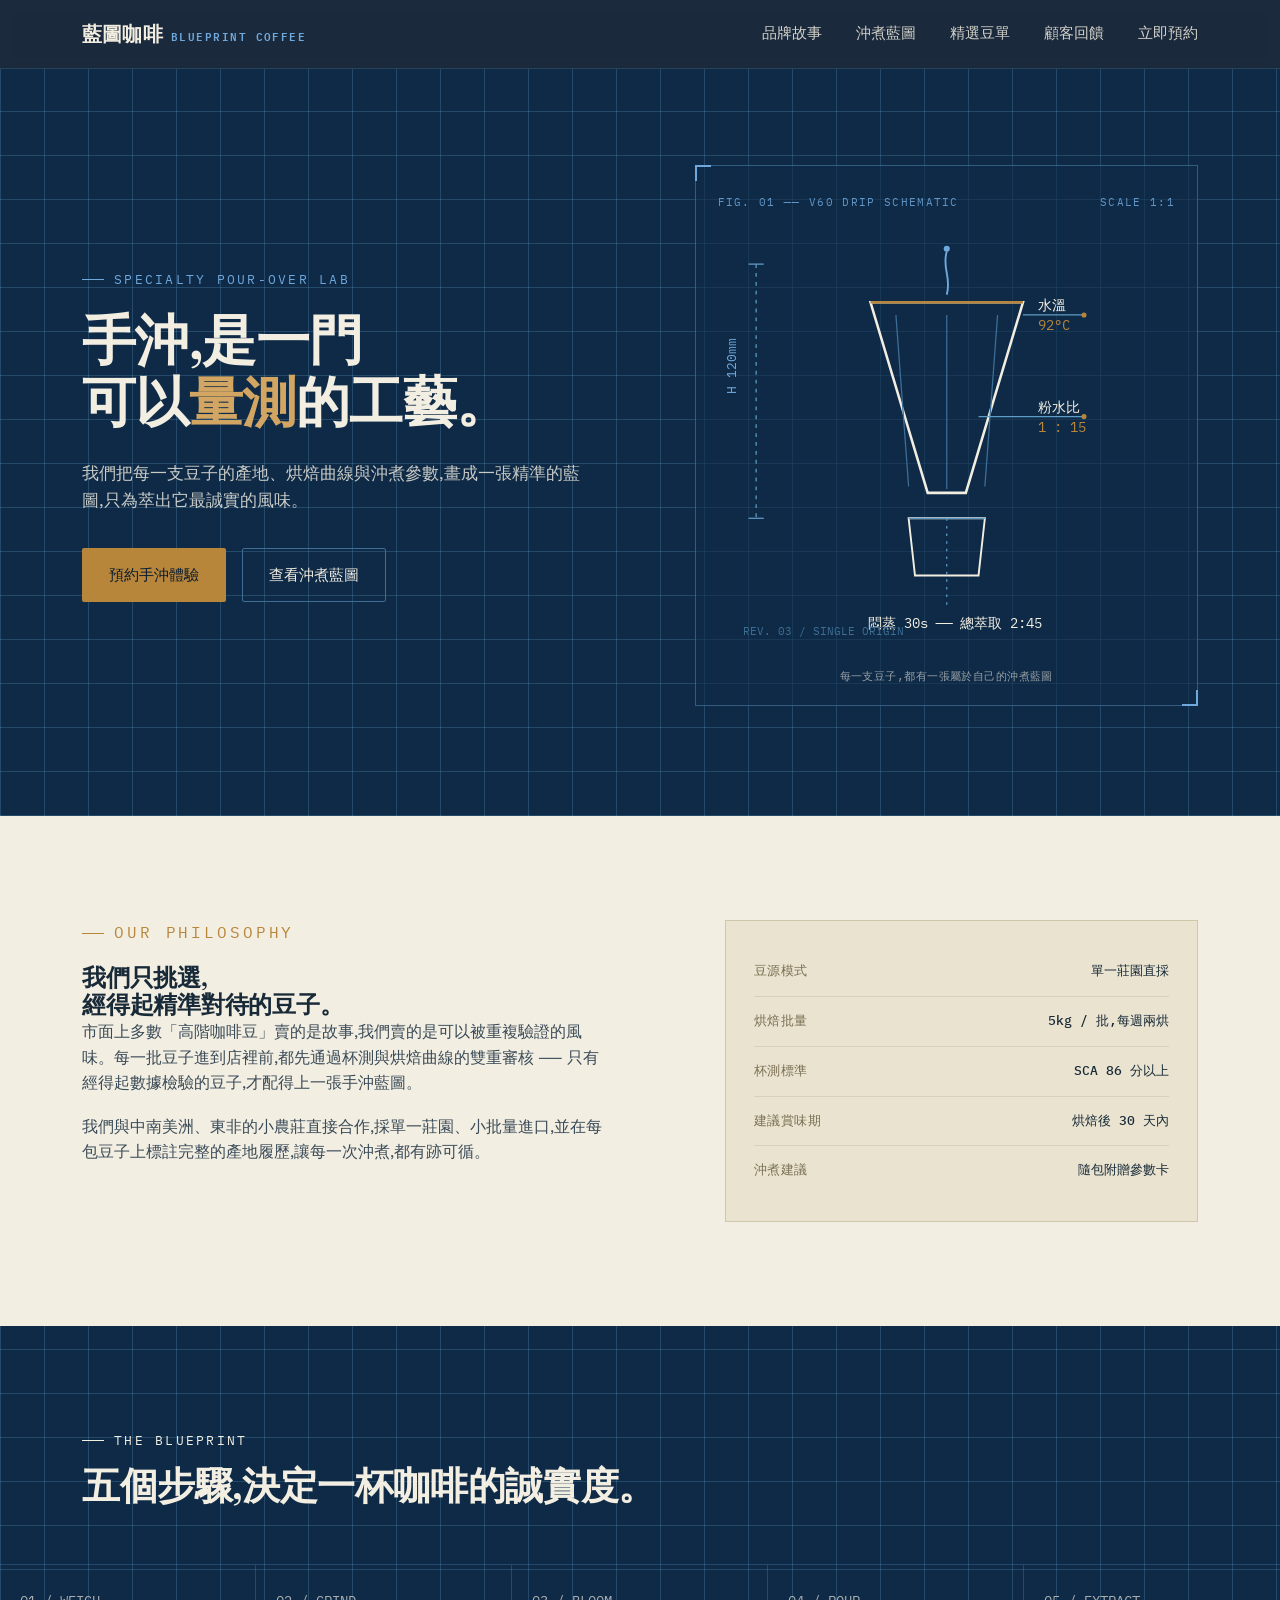
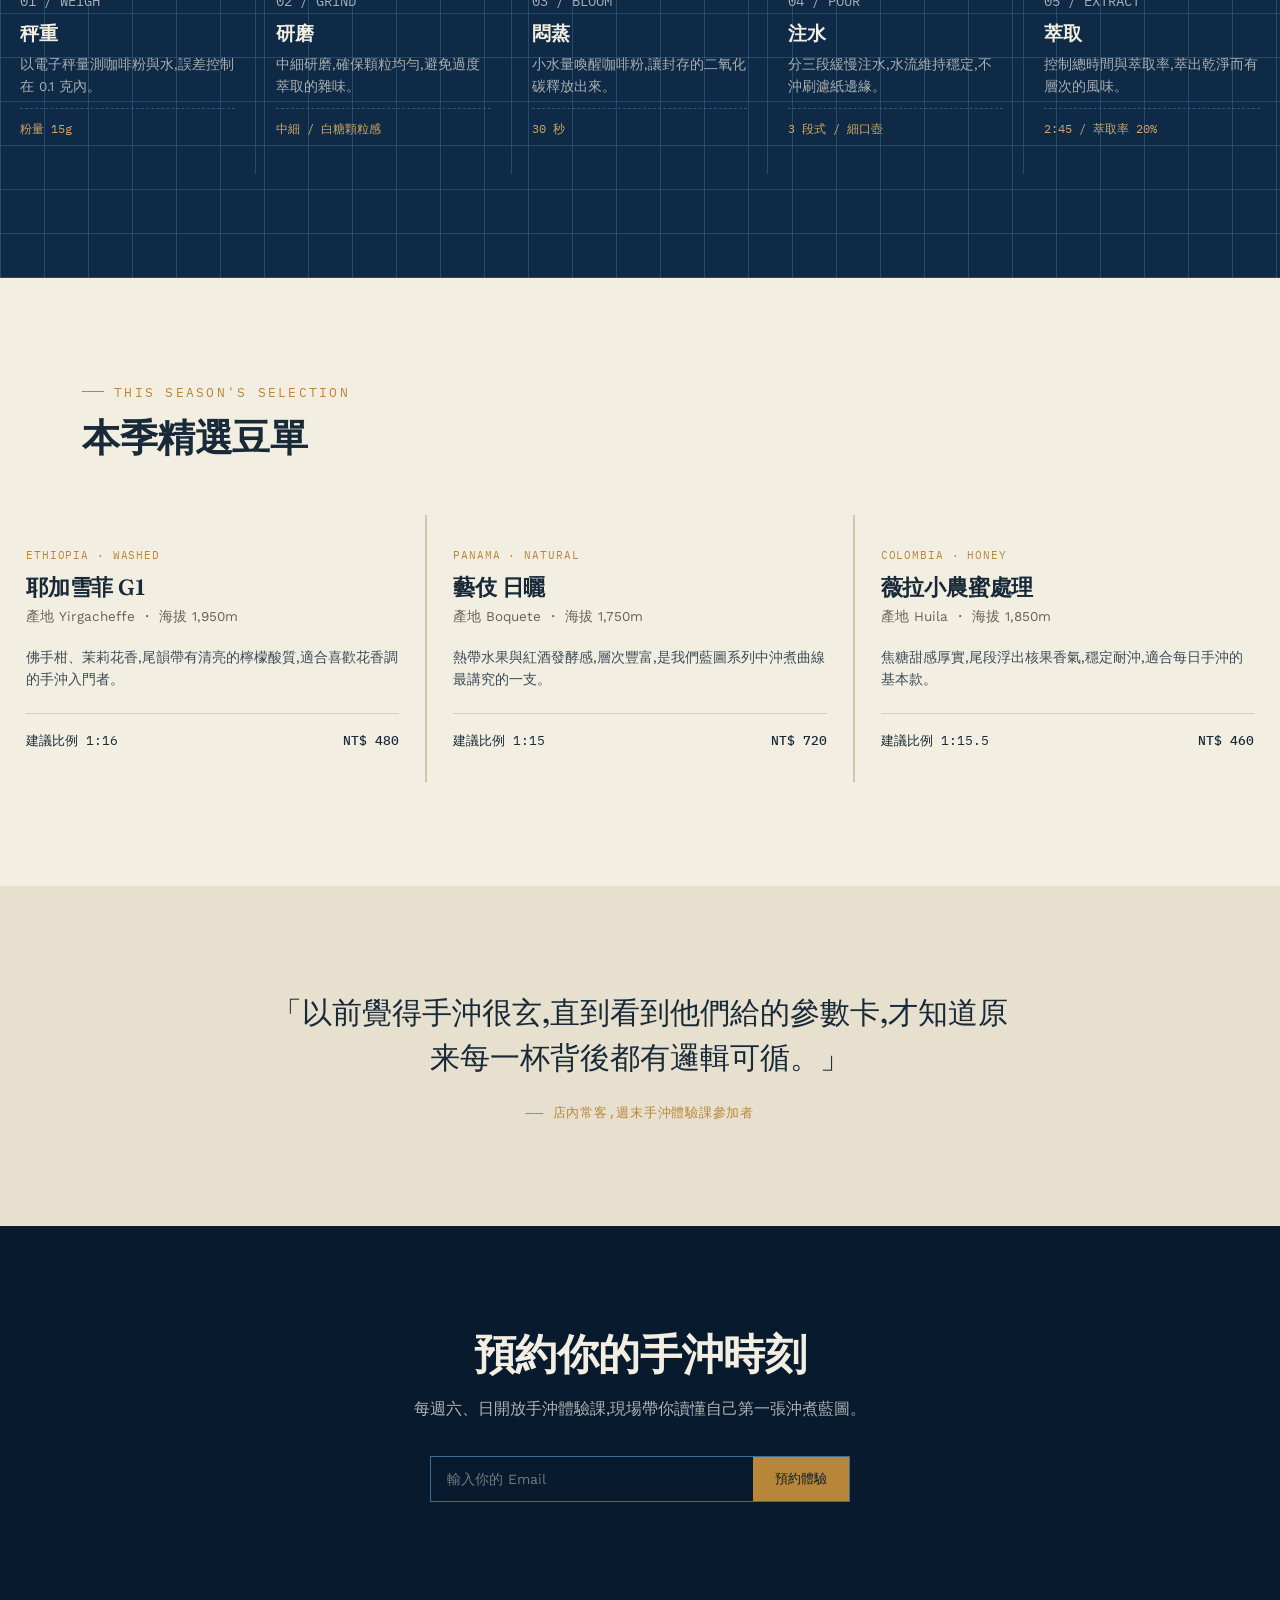
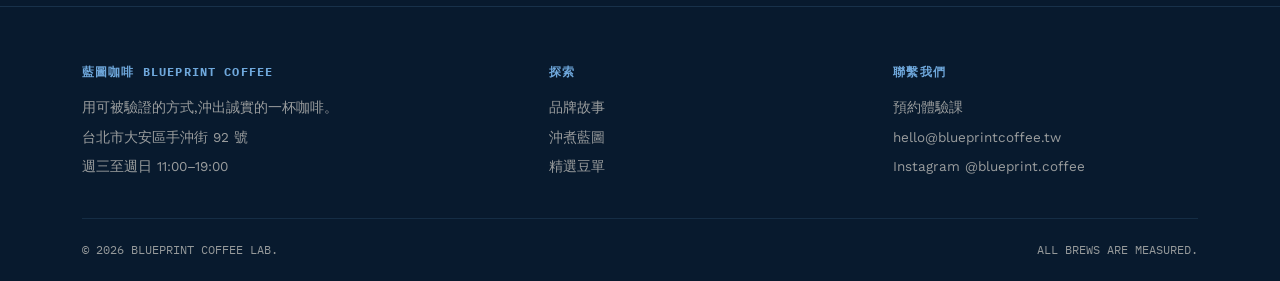
<file: docs/index.html>
<!DOCTYPE html>
<html lang="zh-Hant">
<head>
<meta charset="UTF-8">
<meta name="viewport" content="width=device-width, initial-scale=1.0">
<title>藍圖咖啡 Blueprint Coffee ── 精準手沖,誠實風味</title>
<link rel="preconnect" href="https://fonts.googleapis.com">
<link rel="preconnect" href="https://fonts.gstatic.com" crossorigin>
<link href="https://fonts.googleapis.com/css2?family=Fraunces:opsz,wght@9..144,400;9..144,500;9..144,600;9..144,700&family=Work+Sans:wght@300;400;500;600&family=IBM+Plex+Mono:wght@400;500&display=swap" rel="stylesheet">
<style>
  :root{
    --ink-black:#081A2E;
    --blueprint:#0E2A47;
    --blueprint-line:#3E6E96;
    --blueprint-line-soft:rgba(94,155,197,0.28);
    --paper:#F3EEE2;
    --paper-dim:#E7E0CE;
    --brass:#B8863B;
    --brass-light:#D2A662;
    --sky:#6FA8DC;
    --ink-on-paper:#182A38;
    --max-w:1180px;
  }

  *{margin:0;padding:0;box-sizing:border-box;}
  html{scroll-behavior:smooth;}
  body{
    font-family:'Work Sans', sans-serif;
    background:var(--paper);
    color:var(--ink-on-paper);
    line-height:1.6;
    -webkit-font-smoothing:antialiased;
  }
  a{color:inherit;text-decoration:none;}
  img,svg{display:block;max-width:100%;}
  .container{max-width:var(--max-w);margin:0 auto;padding:0 32px;}
  .eyebrow{
    font-family:'IBM Plex Mono', monospace;
    font-size:12.5px;
    letter-spacing:0.18em;
    text-transform:uppercase;
    display:flex;
    align-items:center;
    gap:10px;
  }
  .eyebrow::before{
    content:"";
    width:22px;height:1px;
    background:currentColor;
    display:inline-block;
  }
  h1,h2,h3{
    font-family:'Fraunces', serif;
    font-weight:600;
    line-height:1.15;
    letter-spacing:-0.01em;
  }
  .btn{
    display:inline-flex;
    align-items:center;
    gap:10px;
    padding:14px 26px;
    border-radius:2px;
    font-family:'Work Sans', sans-serif;
    font-size:15px;
    font-weight:500;
    border:1px solid transparent;
    cursor:pointer;
    transition:transform .25s ease, background .25s ease, border-color .25s ease, color .25s ease;
  }
  .btn:focus-visible{outline:2px solid var(--sky);outline-offset:3px;}
  .btn-primary{background:var(--brass);color:var(--ink-black);}
  .btn-primary:hover{background:var(--brass-light);transform:translateY(-1px);}
  .btn-ghost{border-color:var(--blueprint-line);color:var(--paper);}
  .btn-ghost:hover{border-color:var(--sky);color:var(--sky);}
  .btn-ghost.on-paper{border-color:var(--ink-on-paper);color:var(--ink-on-paper);}
  .btn-ghost.on-paper:hover{border-color:var(--brass);color:var(--brass);}

  /* ---------- NAV ---------- */
  header{
    position:sticky;top:0;z-index:50;
    background:rgba(8,26,46,0.92);
    backdrop-filter:blur(6px);
    border-bottom:1px solid rgba(94,155,197,0.2);
  }
  nav{
    max-width:var(--max-w);margin:0 auto;padding:18px 32px;
    display:flex;align-items:center;justify-content:space-between;
    color:var(--paper);
  }
  .logo{
    font-family:'Fraunces', serif;
    font-size:20px;font-weight:600;letter-spacing:0.01em;
    color:var(--paper);display:flex;align-items:baseline;gap:8px;
  }
  .logo span{
    font-family:'IBM Plex Mono', monospace;
    font-size:10.5px;letter-spacing:0.14em;color:var(--sky);
  }
  .nav-links{display:flex;gap:34px;font-size:14.5px;}
  .nav-links a{opacity:0.85;transition:opacity .2s;}
  .nav-links a:hover{opacity:1;color:var(--sky);}
  .nav-toggle{display:none;background:none;border:none;color:var(--paper);font-size:24px;cursor:pointer;}

  @media (max-width:860px){
    .nav-links{
      position:absolute;top:100%;left:0;right:0;
      background:var(--ink-black);
      flex-direction:column;gap:0;
      max-height:0;overflow:hidden;
      transition:max-height .3s ease;
    }
    .nav-links.open{max-height:320px;}
    .nav-links a{padding:16px 32px;border-top:1px solid rgba(94,155,197,0.15);}
    .nav-toggle{display:block;}
  }

  /* ---------- HERO ---------- */
  .hero{
    background:
      repeating-linear-gradient(0deg, var(--blueprint-line-soft) 0, var(--blueprint-line-soft) 1px, transparent 1px, transparent 44px),
      repeating-linear-gradient(90deg, var(--blueprint-line-soft) 0, var(--blueprint-line-soft) 1px, transparent 1px, transparent 44px),
      var(--blueprint);
    color:var(--paper);
    padding:96px 0 110px;
    position:relative;
    overflow:hidden;
  }
  .hero-grid{
    max-width:var(--max-w);margin:0 auto;padding:0 32px;
    display:grid;grid-template-columns:1.05fr 0.95fr;gap:56px;align-items:center;
  }
  .hero h1{font-size:clamp(34px,4.6vw,54px);margin:20px 0 26px;color:var(--paper);}
  .hero h1 em{font-style:normal;color:var(--brass-light);}
  .hero p.lede{font-size:17px;max-width:46ch;color:rgba(243,238,226,0.82);margin-bottom:34px;}
  .hero-cta{display:flex;gap:16px;flex-wrap:wrap;}
  .hero-eyebrow{color:var(--sky);margin-bottom:6px;}

  .blueprint-plate{
    position:relative;
    border:1px solid rgba(94,155,197,0.45);
    background:rgba(15,42,71,0.55);
    padding:28px 22px 20px;
  }
  .blueprint-plate::before,.blueprint-plate::after,
  .plate-corner-tl,.plate-corner-br{
    content:"";position:absolute;width:14px;height:14px;
    border-color:var(--sky);
  }
  .blueprint-plate::before{top:-1px;left:-1px;border-top:2px solid var(--sky);border-left:2px solid var(--sky);}
  .blueprint-plate::after{bottom:-1px;right:-1px;border-bottom:2px solid var(--sky);border-right:2px solid var(--sky);}
  .plate-label{
    font-family:'IBM Plex Mono', monospace;font-size:11px;letter-spacing:0.12em;
    color:var(--sky);display:flex;justify-content:space-between;margin-bottom:14px;opacity:0.85;
  }
  .plate-caption{
    font-family:'IBM Plex Mono', monospace;font-size:11px;color:rgba(243,238,226,0.6);
    text-align:center;margin-top:10px;letter-spacing:0.04em;
  }

  @media (max-width:900px){
    .hero-grid{grid-template-columns:1fr;}
    .hero{padding:64px 0 76px;}
  }

  /* ---------- SECTION SHARED ---------- */
  section{padding:104px 0;}
  .section-head{max-width:640px;margin-bottom:56px;}
  .section-head h2{font-size:clamp(26px,3.2vw,38px);margin-top:14px;}
  .on-dark{background:var(--ink-black);color:var(--paper);}
  .on-dark .eyebrow{color:var(--sky);}
  .on-paper .eyebrow{color:var(--brass);}

  /* ---------- ABOUT / SPEC SHEET ---------- */
  .about-grid{display:grid;grid-template-columns:1.1fr 0.9fr;gap:64px;align-items:start;}
  .about-grid p{font-size:16px;color:#3a4b58;max-width:52ch;margin-bottom:18px;}
  .spec-sheet{border:1px solid #cfc6ac;background:#EAE3D0;padding:26px 28px;}
  .spec-row{
    display:flex;justify-content:space-between;gap:20px;
    padding:14px 0;border-bottom:1px solid #d8d0b8;
    font-family:'IBM Plex Mono', monospace;font-size:13px;
  }
  .spec-row:last-child{border-bottom:none;}
  .spec-row dt{color:#7a6f52;letter-spacing:0.04em;}
  .spec-row dd{font-weight:500;color:var(--ink-on-paper);text-align:right;}

  @media (max-width:860px){ .about-grid{grid-template-columns:1fr;} }

  /* ---------- PROCESS BLUEPRINT ---------- */
  .process{
    background:
      repeating-linear-gradient(0deg, var(--blueprint-line-soft) 0, var(--blueprint-line-soft) 1px, transparent 1px, transparent 44px),
      repeating-linear-gradient(90deg, var(--blueprint-line-soft) 0, var(--blueprint-line-soft) 1px, transparent 1px, transparent 44px),
      var(--blueprint);
    color:var(--paper);
  }
  .steps{
    display:grid;grid-template-columns:repeat(5,1fr);gap:0;
    border-top:1px solid var(--blueprint-line-soft);
  }
  .step{
    padding:26px 20px;border-right:1px solid var(--blueprint-line-soft);position:relative;
  }
  .step:last-child{border-right:none;}
  .step-index{font-family:'IBM Plex Mono', monospace;font-size:12px;color:var(--sky);margin-bottom:14px;}
  .step h3{font-size:19px;color:var(--paper);margin-bottom:10px;font-weight:600;}
  .step p{font-size:13.5px;color:rgba(243,238,226,0.68);margin-bottom:10px;}
  .step .metric{
    font-family:'IBM Plex Mono', monospace;font-size:12px;color:var(--brass-light);
    border-top:1px dashed rgba(94,155,197,0.4);padding-top:10px;
  }
  @media (max-width:960px){
    .steps{grid-template-columns:1fr 1fr;}
    .step{border-right:1px solid var(--blueprint-line-soft);border-bottom:1px solid var(--blueprint-line-soft);}
    .step:nth-child(2n){border-right:none;}
  }
  @media (max-width:560px){
    .steps{grid-template-columns:1fr;}
    .step{border-right:none;}
  }

  /* ---------- BEANS ---------- */
  .bean-grid{display:grid;grid-template-columns:repeat(3,1fr);gap:2px;background:#cfc6ac;}
  .bean-card{
    background:var(--paper);padding:32px 26px;position:relative;
    display:flex;flex-direction:column;height:100%;
  }
  .bean-tag{
    font-family:'IBM Plex Mono', monospace;font-size:11px;color:var(--brass);
    letter-spacing:0.08em;margin-bottom:10px;
  }
  .bean-card h3{font-size:22px;margin-bottom:6px;}
  .bean-origin{font-size:13.5px;color:#6b6250;margin-bottom:18px;}
  .bean-notes{font-size:14px;color:#3a4b58;margin-bottom:22px;flex-grow:1;}
  .bean-meta{
    display:flex;justify-content:space-between;align-items:center;
    border-top:1px solid #d8d0b8;padding-top:16px;
    font-family:'IBM Plex Mono', monospace;font-size:12.5px;
  }
  .bean-price{color:var(--ink-on-paper);font-weight:500;}
  @media (max-width:900px){ .bean-grid{grid-template-columns:1fr 1fr;} }
  @media (max-width:600px){ .bean-grid{grid-template-columns:1fr;} }

  /* ---------- QUOTE ---------- */
  .quote-section{background:var(--paper-dim);}
  .quote-wrap{max-width:760px;margin:0 auto;text-align:center;}
  blockquote{
    font-family:'Fraunces', serif;font-size:clamp(22px,2.6vw,30px);
    font-weight:500;line-height:1.5;color:var(--ink-on-paper);margin-bottom:22px;
  }
  .quote-attr{font-family:'IBM Plex Mono', monospace;font-size:12.5px;color:var(--brass);letter-spacing:0.06em;}

  /* ---------- CTA / FOOTER ---------- */
  .cta-section{background:var(--ink-black);color:var(--paper);text-align:center;}
  .cta-section h2{font-size:clamp(28px,3.6vw,42px);margin-bottom:18px;}
  .cta-section p{color:rgba(243,238,226,0.72);max-width:48ch;margin:0 auto 34px;}
  .cta-form{
    display:flex;max-width:420px;margin:0 auto;gap:0;border:1px solid var(--blueprint-line);
  }
  .cta-form input{
    flex:1;background:transparent;border:none;padding:14px 16px;
    color:var(--paper);font-family:'Work Sans', sans-serif;font-size:14px;
  }
  .cta-form input::placeholder{color:rgba(243,238,226,0.45);}
  .cta-form input:focus{outline:none;}
  .cta-form button{
    background:var(--brass);color:var(--ink-black);border:none;
    padding:0 22px;font-weight:500;cursor:pointer;font-family:'Work Sans', sans-serif;
    transition:background .2s;
  }
  .cta-form button:hover{background:var(--brass-light);}

  footer{background:var(--ink-black);border-top:1px solid rgba(94,155,197,0.18);color:rgba(243,238,226,0.6);}
  .footer-grid{
    display:grid;grid-template-columns:1.4fr 1fr 1fr;gap:40px;padding:56px 0 32px;
    font-size:13.5px;
  }
  .footer-grid h4{
    font-family:'IBM Plex Mono', monospace;font-size:11.5px;letter-spacing:0.1em;
    color:var(--sky);margin-bottom:16px;text-transform:uppercase;
  }
  .footer-grid p, .footer-grid a{display:block;margin-bottom:8px;color:rgba(243,238,226,0.62);}
  .footer-grid a:hover{color:var(--paper);}
  .footer-bottom{
    border-top:1px solid rgba(94,155,197,0.15);padding:22px 0;
    font-family:'IBM Plex Mono', monospace;font-size:11.5px;
    display:flex;justify-content:space-between;flex-wrap:wrap;gap:10px;
  }
  @media (max-width:700px){ .footer-grid{grid-template-columns:1fr;} }

  /* ---------- REVEAL ---------- */
  .reveal{opacity:0;transform:translateY(18px);transition:opacity .7s ease, transform .7s ease;}
  .reveal.in{opacity:1;transform:translateY(0);}
  @media (prefers-reduced-motion: reduce){
    .reveal{opacity:1;transform:none;transition:none;}
    html{scroll-behavior:auto;}
  }
</style>
</head>
<body>

<header>
  <nav>
    <a href="#top" class="logo">藍圖咖啡<span>BLUEPRINT COFFEE</span></a>
    <button class="nav-toggle" id="navToggle" aria-label="開啟選單" aria-expanded="false">☰</button>
    <div class="nav-links" id="navLinks">
      <a href="#about">品牌故事</a>
      <a href="#process">沖煮藍圖</a>
      <a href="#beans">精選豆單</a>
      <a href="#quote">顧客回饋</a>
      <a href="#cta">立即預約</a>
    </div>
  </nav>
</header>

<section class="hero" id="top">
  <div class="hero-grid">
    <div>
      <p class="eyebrow hero-eyebrow">SPECIALTY POUR-OVER LAB</p>
      <h1>手沖,是一門<br>可以<em>量測</em>的工藝。</h1>
      <p class="lede">我們把每一支豆子的產地、烘焙曲線與沖煮參數,畫成一張精準的藍圖,只為萃出它最誠實的風味。</p>
      <div class="hero-cta">
        <a href="#cta" class="btn btn-primary">預約手沖體驗</a>
        <a href="#process" class="btn btn-ghost">查看沖煮藍圖</a>
      </div>
    </div>

    <div class="blueprint-plate reveal">
      <div class="plate-label"><span>FIG. 01 ── V60 DRIP SCHEMATIC</span><span>SCALE 1:1</span></div>
      <svg viewBox="0 0 360 340" xmlns="http://www.w3.org/2000/svg" role="img" aria-label="V60 手沖濾杯示意圖,標註水溫、粉水比、悶蒸與總萃取時間">
        <!-- dimension lines -->
        <line x1="30" y1="30" x2="30" y2="230" stroke="#5E9BC5" stroke-width="1" stroke-dasharray="3 4"/>
        <line x1="24" y1="30" x2="36" y2="30" stroke="#5E9BC5" stroke-width="1"/>
        <line x1="24" y1="230" x2="36" y2="230" stroke="#5E9BC5" stroke-width="1"/>
        <text x="14" y="132" fill="#6FA8DC" font-size="10" font-family="IBM Plex Mono, monospace" transform="rotate(-90 14 132)">H 120mm</text>

        <!-- dripper cone -->
        <path d="M120 60 L240 60 L195 210 L165 210 Z" fill="none" stroke="#F3EEE2" stroke-width="2"/>
        <path d="M120 60 L240 60" stroke="#B8863B" stroke-width="2"/>
        <!-- ribs -->
        <line x1="140" y1="70" x2="150" y2="205" stroke="#3E6E96" stroke-width="1"/>
        <line x1="180" y1="70" x2="180" y2="207" stroke="#3E6E96" stroke-width="1"/>
        <line x1="220" y1="70" x2="210" y2="205" stroke="#3E6E96" stroke-width="1"/>

        <!-- server -->
        <path d="M150 230 L210 230 L205 275 L155 275 Z" fill="none" stroke="#F3EEE2" stroke-width="1.5"/>
        <line x1="150" y1="230" x2="210" y2="230" stroke="#5E9BC5" stroke-width="1"/>

        <!-- pour line + droplets -->
        <path d="M180 20 C176 34, 184 40, 180 54" stroke="#6FA8DC" stroke-width="1.5" fill="none"/>
        <circle cx="180" cy="18" r="2.4" fill="#6FA8DC"/>

        <!-- annotation callouts -->
        <line x1="240" y1="70" x2="288" y2="70" stroke="#5E9BC5" stroke-width="1"/>
        <circle cx="288" cy="70" r="2" fill="#B8863B"/>
        <text x="252" y="66" fill="#F3EEE2" font-size="11" font-family="IBM Plex Mono, monospace">水溫</text>
        <text x="252" y="82" fill="#B8863B" font-size="11" font-family="IBM Plex Mono, monospace">92°C</text>

        <line x1="205" y1="150" x2="288" y2="150" stroke="#5E9BC5" stroke-width="1"/>
        <circle cx="288" cy="150" r="2" fill="#B8863B"/>
        <text x="252" y="146" fill="#F3EEE2" font-size="11" font-family="IBM Plex Mono, monospace">粉水比</text>
        <text x="252" y="162" fill="#B8863B" font-size="11" font-family="IBM Plex Mono, monospace">1 : 15</text>

        <line x1="180" y1="230" x2="180" y2="300" stroke="#5E9BC5" stroke-width="1" stroke-dasharray="2 4"/>
        <text x="118" y="316" fill="#F3EEE2" font-size="11" font-family="IBM Plex Mono, monospace">悶蒸 30s ── 總萃取 2:45</text>

        <!-- corner tick -->
        <text x="20" y="322" fill="#3E6E96" font-size="9" font-family="IBM Plex Mono, monospace">REV. 03 / SINGLE ORIGIN</text>
      </svg>
      <p class="plate-caption">每一支豆子,都有一張屬於自己的沖煮藍圖</p>
    </div>
  </div>
</section>

<section class="on-paper" id="about">
  <div class="container">
    <div class="about-grid">
      <div class="reveal">
        <p class="eyebrow">OUR PHILOSOPHY</p>
        <h2>我們只挑選,<br>經得起精準對待的豆子。</h2>
        <p>市面上多數「高階咖啡豆」賣的是故事,我們賣的是可以被重複驗證的風味。每一批豆子進到店裡前,都先通過杯測與烘焙曲線的雙重審核 ── 只有經得起數據檢驗的豆子,才配得上一張手沖藍圖。</p>
        <p>我們與中南美洲、東非的小農莊直接合作,採單一莊園、小批量進口,並在每包豆子上標註完整的產地履歷,讓每一次沖煮,都有跡可循。</p>
      </div>
      <dl class="spec-sheet reveal">
        <div class="spec-row"><dt>豆源模式</dt><dd>單一莊園直採</dd></div>
        <div class="spec-row"><dt>烘焙批量</dt><dd>5kg / 批,每週兩烘</dd></div>
        <div class="spec-row"><dt>杯測標準</dt><dd>SCA 86 分以上</dd></div>
        <div class="spec-row"><dt>建議賞味期</dt><dd>烘焙後 30 天內</dd></div>
        <div class="spec-row"><dt>沖煮建議</dt><dd>隨包附贈參數卡</dd></div>
      </dl>
    </div>
  </div>
</section>

<section class="process" id="process">
  <div class="container">
    <div class="section-head reveal">
      <p class="eyebrow">THE BLUEPRINT</p>
      <h2>五個步驟,決定一杯咖啡的誠實度。</h2>
    </div>
  </div>
  <div class="steps reveal">
    <div class="step">
      <p class="step-index">01 / WEIGH</p>
      <h3>秤重</h3>
      <p>以電子秤量測咖啡粉與水,誤差控制在 0.1 克內。</p>
      <p class="metric">粉量 15g</p>
    </div>
    <div class="step">
      <p class="step-index">02 / GRIND</p>
      <h3>研磨</h3>
      <p>中細研磨,確保顆粒均勻,避免過度萃取的雜味。</p>
      <p class="metric">中細 / 白糖顆粒感</p>
    </div>
    <div class="step">
      <p class="step-index">03 / BLOOM</p>
      <h3>悶蒸</h3>
      <p>小水量喚醒咖啡粉,讓封存的二氧化碳釋放出來。</p>
      <p class="metric">30 秒</p>
    </div>
    <div class="step">
      <p class="step-index">04 / POUR</p>
      <h3>注水</h3>
      <p>分三段緩慢注水,水流維持穩定,不沖刷濾紙邊緣。</p>
      <p class="metric">3 段式 / 細口壺</p>
    </div>
    <div class="step">
      <p class="step-index">05 / EXTRACT</p>
      <h3>萃取</h3>
      <p>控制總時間與萃取率,萃出乾淨而有層次的風味。</p>
      <p class="metric">2:45 / 萃取率 20%</p>
    </div>
  </div>
</section>

<section class="on-paper" id="beans">
  <div class="container">
    <div class="section-head reveal">
      <p class="eyebrow">THIS SEASON'S SELECTION</p>
      <h2>本季精選豆單</h2>
    </div>
  </div>
  <div class="bean-grid reveal">
    <div class="bean-card">
      <p class="bean-tag">ETHIOPIA · WASHED</p>
      <h3>耶加雪菲 G1</h3>
      <p class="bean-origin">產地 Yirgacheffe ・ 海拔 1,950m</p>
      <p class="bean-notes">佛手柑、茉莉花香,尾韻帶有清亮的檸檬酸質,適合喜歡花香調的手沖入門者。</p>
      <div class="bean-meta"><span>建議比例 1:16</span><span class="bean-price">NT$ 480</span></div>
    </div>
    <div class="bean-card">
      <p class="bean-tag">PANAMA · NATURAL</p>
      <h3>藝伎 日曬</h3>
      <p class="bean-origin">產地 Boquete ・ 海拔 1,750m</p>
      <p class="bean-notes">熱帶水果與紅酒發酵感,層次豐富,是我們藍圖系列中沖煮曲線最講究的一支。</p>
      <div class="bean-meta"><span>建議比例 1:15</span><span class="bean-price">NT$ 720</span></div>
    </div>
    <div class="bean-card">
      <p class="bean-tag">COLOMBIA · HONEY</p>
      <h3>薇拉小農蜜處理</h3>
      <p class="bean-origin">產地 Huila ・ 海拔 1,850m</p>
      <p class="bean-notes">焦糖甜感厚實,尾段浮出核果香氣,穩定耐沖,適合每日手沖的基本款。</p>
      <div class="bean-meta"><span>建議比例 1:15.5</span><span class="bean-price">NT$ 460</span></div>
    </div>
  </div>
</section>

<section class="quote-section" id="quote">
  <div class="container">
    <div class="quote-wrap reveal">
      <blockquote>「以前覺得手沖很玄,直到看到他們給的參數卡,才知道原来每一杯背後都有邏輯可循。」</blockquote>
      <p class="quote-attr">── 店內常客,週末手沖體驗課參加者</p>
    </div>
  </div>
</section>

<section class="cta-section" id="cta">
  <div class="container">
    <h2 class="reveal">預約你的手沖時刻</h2>
    <p class="reveal">每週六、日開放手沖體驗課,現場帶你讀懂自己第一張沖煮藍圖。</p>
    <form class="cta-form reveal" onsubmit="event.preventDefault(); this.querySelector('button').textContent='已收到,我們會盡快聯繫';">
      <input type="email" placeholder="輸入你的 Email" required aria-label="Email">
      <button type="submit">預約體驗</button>
    </form>
  </div>
</section>

<footer>
  <div class="container">
    <div class="footer-grid">
      <div>
        <h4>藍圖咖啡 BLUEPRINT COFFEE</h4>
        <p>用可被驗證的方式,沖出誠實的一杯咖啡。</p>
        <p>台北市大安區手沖街 92 號</p>
        <p>週三至週日 11:00–19:00</p>
      </div>
      <div>
        <h4>探索</h4>
        <a href="#about">品牌故事</a>
        <a href="#process">沖煮藍圖</a>
        <a href="#beans">精選豆單</a>
      </div>
      <div>
        <h4>聯繫我們</h4>
        <a href="#cta">預約體驗課</a>
        <a href="mailto:hello@blueprintcoffee.tw">hello@blueprintcoffee.tw</a>
        <a href="#top">Instagram @blueprint.coffee</a>
      </div>
    </div>
    <div class="footer-bottom">
      <span>© 2026 BLUEPRINT COFFEE LAB.</span>
      <span>ALL BREWS ARE MEASURED.</span>
    </div>
  </div>
</footer>

<script>
  // mobile nav toggle
  const navToggle = document.getElementById('navToggle');
  const navLinks = document.getElementById('navLinks');
  navToggle.addEventListener('click', () => {
    const isOpen = navLinks.classList.toggle('open');
    navToggle.setAttribute('aria-expanded', isOpen);
  });
  navLinks.querySelectorAll('a').forEach(a => a.addEventListener('click', () => {
    navLinks.classList.remove('open');
    navToggle.setAttribute('aria-expanded', 'false');
  }));

  // scroll reveal
  const prefersReduced = window.matchMedia('(prefers-reduced-motion: reduce)').matches;
  if (!prefersReduced && 'IntersectionObserver' in window) {
    const io = new IntersectionObserver((entries) => {
      entries.forEach(entry => {
        if (entry.isIntersecting) {
          entry.target.classList.add('in');
          io.unobserve(entry.target);
        }
      });
    }, { threshold: 0.15 });
    document.querySelectorAll('.reveal').forEach(el => io.observe(el));
  } else {
    document.querySelectorAll('.reveal').forEach(el => el.classList.add('in'));
  }
</script>

</body>
</html>
</file>
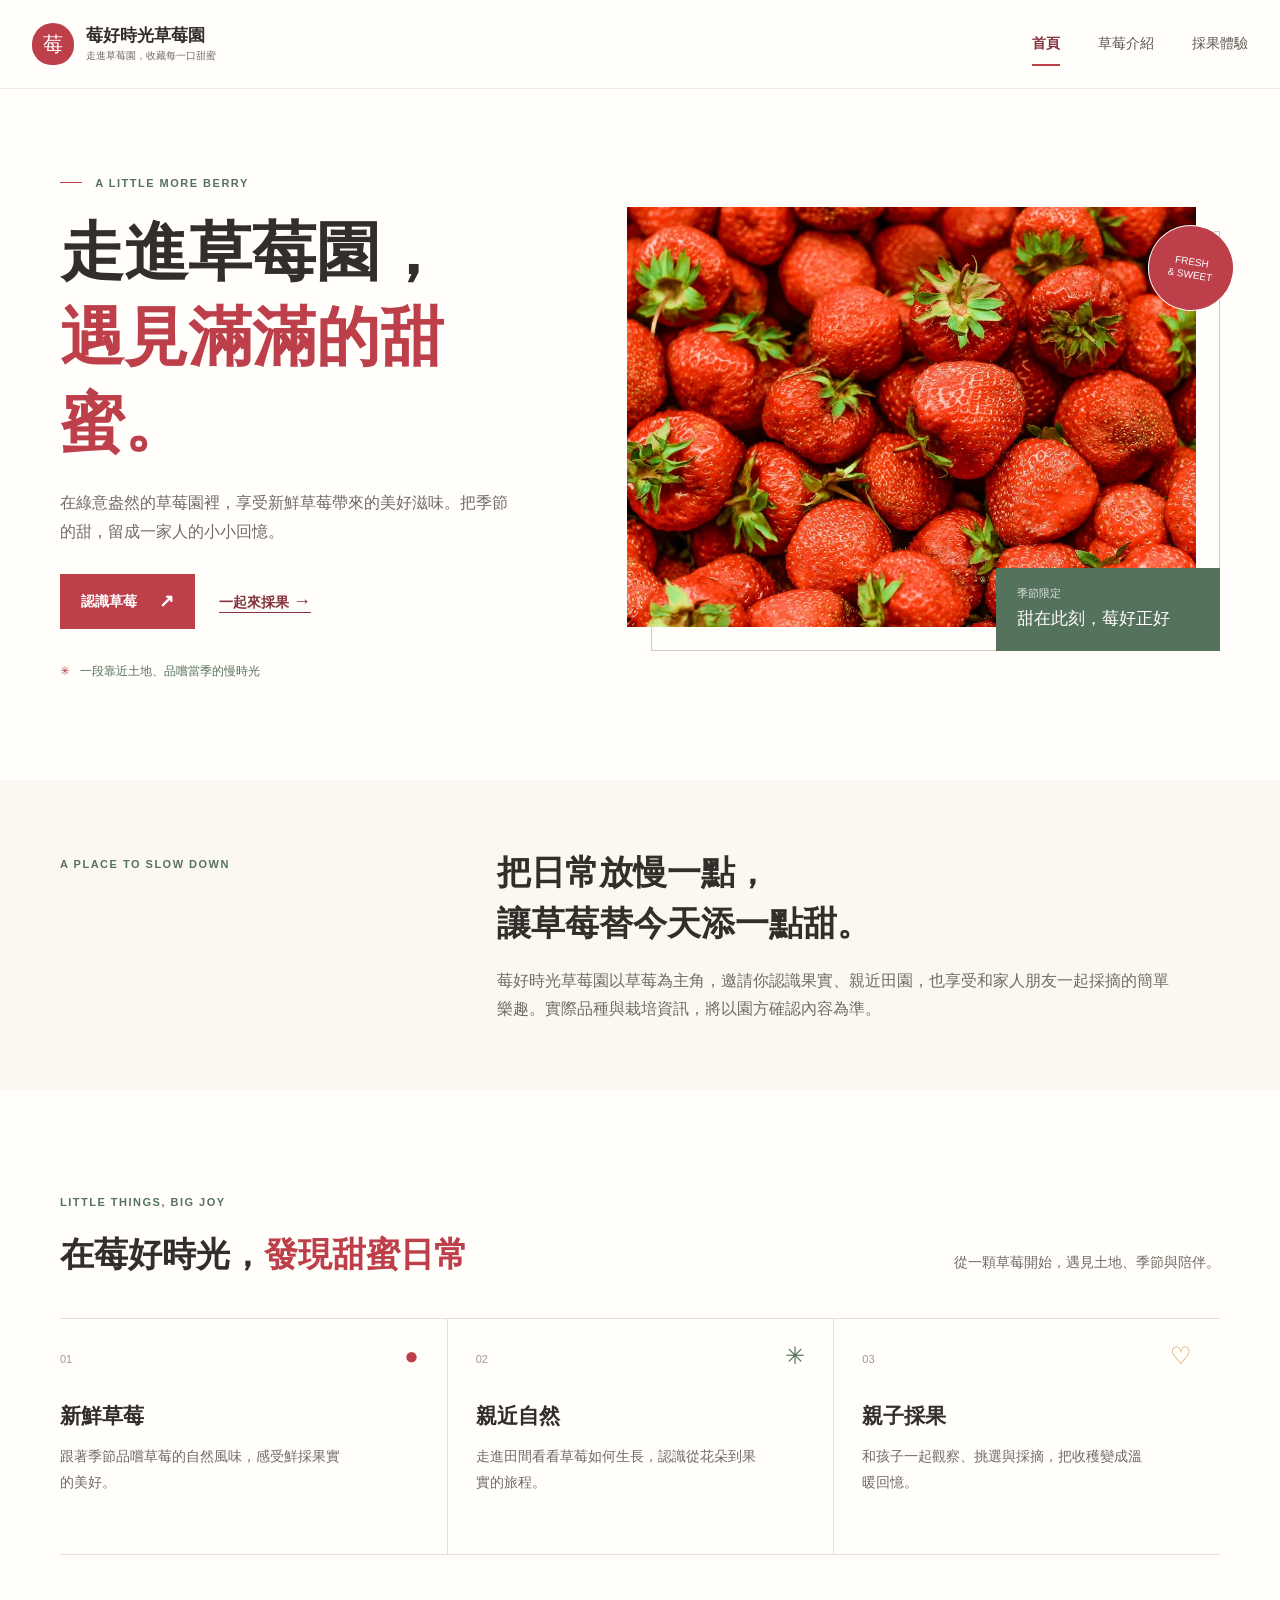
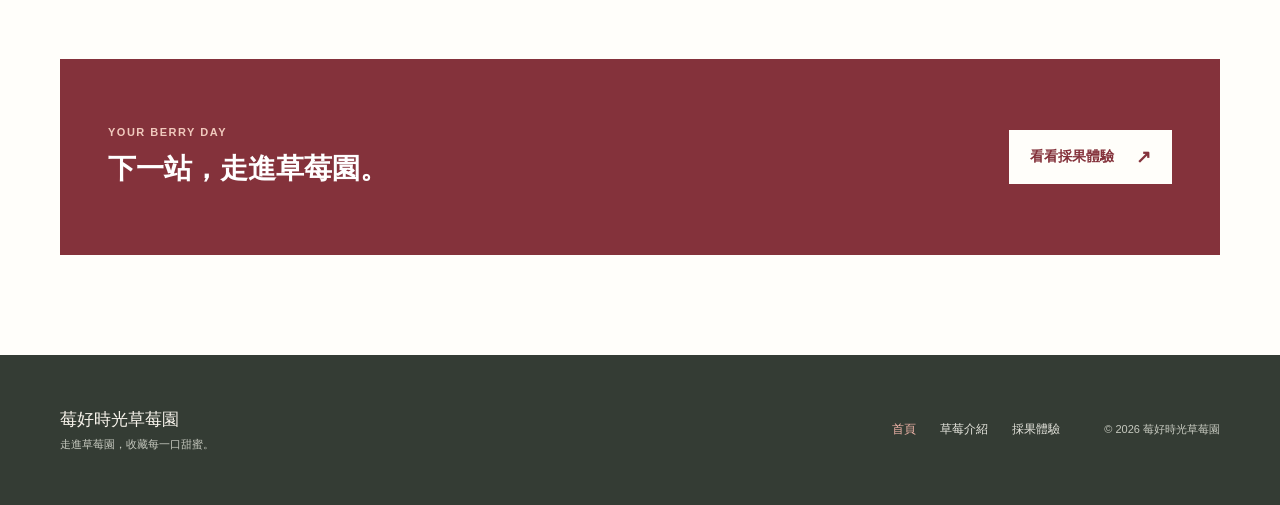
<file: pages/index.html>
<!doctype html>
<html lang="zh-Hant">
<head>
  <meta charset="utf-8">
  <meta name="viewport" content="width=device-width, initial-scale=1">
  <meta name="description" content="走進莓好時光草莓園，認識草莓特色與親子採果體驗。">
  <title>莓好時光草莓園｜走進草莓園，收藏每一口甜蜜</title>
  <link rel="stylesheet" href="assets/css/site.css">
  <script src="assets/js/site.js" defer></script>
</head>
<body>
  <a class="skip-link" href="#main">跳至主要內容</a>
  <header class="site-header">
    <div class="header-inner">
      <a class="brand" href="index.html" aria-label="莓好時光草莓園首頁">
        <span class="brand-mark" aria-hidden="true">莓</span>
        <span class="brand-copy"><strong>莓好時光草莓園</strong><small>走進草莓園，收藏每一口甜蜜</small></span>
      </a>
      <button class="menu-toggle" type="button" aria-expanded="false" aria-controls="site-nav" aria-label="開啟導覽選單">
        <span></span><span></span><span></span>
      </button>
      <nav class="site-nav" id="site-nav" aria-label="主要導覽">
        <a href="index.html" aria-current="page">首頁</a>
        <a href="strawberry.html">草莓介紹</a>
        <a href="experience.html">採果體驗</a>
      </nav>
    </div>
  </header>

  <main id="main">
    <section class="hero page-width">
      <div class="hero-copy">
        <p class="eyebrow"><span></span> A LITTLE MORE BERRY</p>
        <h1>走進草莓園，<br><em>遇見滿滿的甜蜜。</em></h1>
        <p class="hero-intro">在綠意盎然的草莓園裡，享受新鮮草莓帶來的美好滋味。把季節的甜，留成一家人的小小回憶。</p>
        <div class="hero-actions">
          <a class="button button-primary" href="strawberry.html">認識草莓 <span aria-hidden="true">↗</span></a>
          <a class="text-link" href="experience.html">一起來採果 <span aria-hidden="true">→</span></a>
        </div>
        <p class="hero-note"><span aria-hidden="true">✳</span> 一段靠近土地、品嚐當季的慢時光</p>
      </div>
      <figure class="hero-visual">
        <img src="assets/images/strawberries.jpg" alt="鮮紅飽滿的草莓果實近景" fetchpriority="high">
        <figcaption><span>季節限定</span><strong>甜在此刻，莓好正好</strong></figcaption>
        <span class="hero-stamp" aria-hidden="true">FRESH<br> & SWEET</span>
      </figure>
    </section>

    <section class="intro-band">
      <div class="page-width intro-inner">
        <p class="eyebrow">A PLACE TO SLOW DOWN</p>
        <div class="intro-copy">
          <h2>把日常放慢一點，<br>讓草莓替今天添一點甜。</h2>
          <p>莓好時光草莓園以草莓為主角，邀請你認識果實、親近田園，也享受和家人朋友一起採摘的簡單樂趣。實際品種與栽培資訊，將以園方確認內容為準。</p>
        </div>
      </div>
    </section>

    <section class="features page-width section-space" aria-labelledby="features-title">
      <div class="section-heading">
        <div><p class="eyebrow">LITTLE THINGS, BIG JOY</p><h2 id="features-title">在莓好時光，<em>發現甜蜜日常</em></h2></div>
        <p>從一顆草莓開始，遇見土地、季節與陪伴。</p>
      </div>
      <div class="feature-grid">
        <article class="feature-item">
          <span class="feature-number">01</span><span class="feature-symbol" aria-hidden="true">●</span>
          <h3>新鮮草莓</h3><p>跟著季節品嚐草莓的自然風味，感受鮮採果實的美好。</p>
        </article>
        <article class="feature-item feature-item-green">
          <span class="feature-number">02</span><span class="feature-symbol" aria-hidden="true">✳</span>
          <h3>親近自然</h3><p>走進田間看看草莓如何生長，認識從花朵到果實的旅程。</p>
        </article>
        <article class="feature-item feature-item-cream">
          <span class="feature-number">03</span><span class="feature-symbol" aria-hidden="true">♡</span>
          <h3>親子採果</h3><p>和孩子一起觀察、挑選與採摘，把收穫變成溫暖回憶。</p>
        </article>
      </div>
    </section>

    <section class="visit-strip page-width">
      <div><p class="eyebrow">YOUR BERRY DAY</p><h2>下一站，走進草莓園。</h2></div>
      <a class="button button-light" href="experience.html">看看採果體驗 <span aria-hidden="true">↗</span></a>
    </section>
  </main>

  <footer class="site-footer">
    <div class="footer-inner page-width">
      <a class="footer-brand" href="index.html">莓好時光草莓園<small>走進草莓園，收藏每一口甜蜜。</small></a>
      <nav class="footer-nav" aria-label="頁尾導覽"><a href="index.html" aria-current="page">首頁</a><a href="strawberry.html">草莓介紹</a><a href="experience.html">採果體驗</a></nav>
      <p class="copyright">© 2026 莓好時光草莓園</p>
    </div>
  </footer>
</body>
</html>
</file>
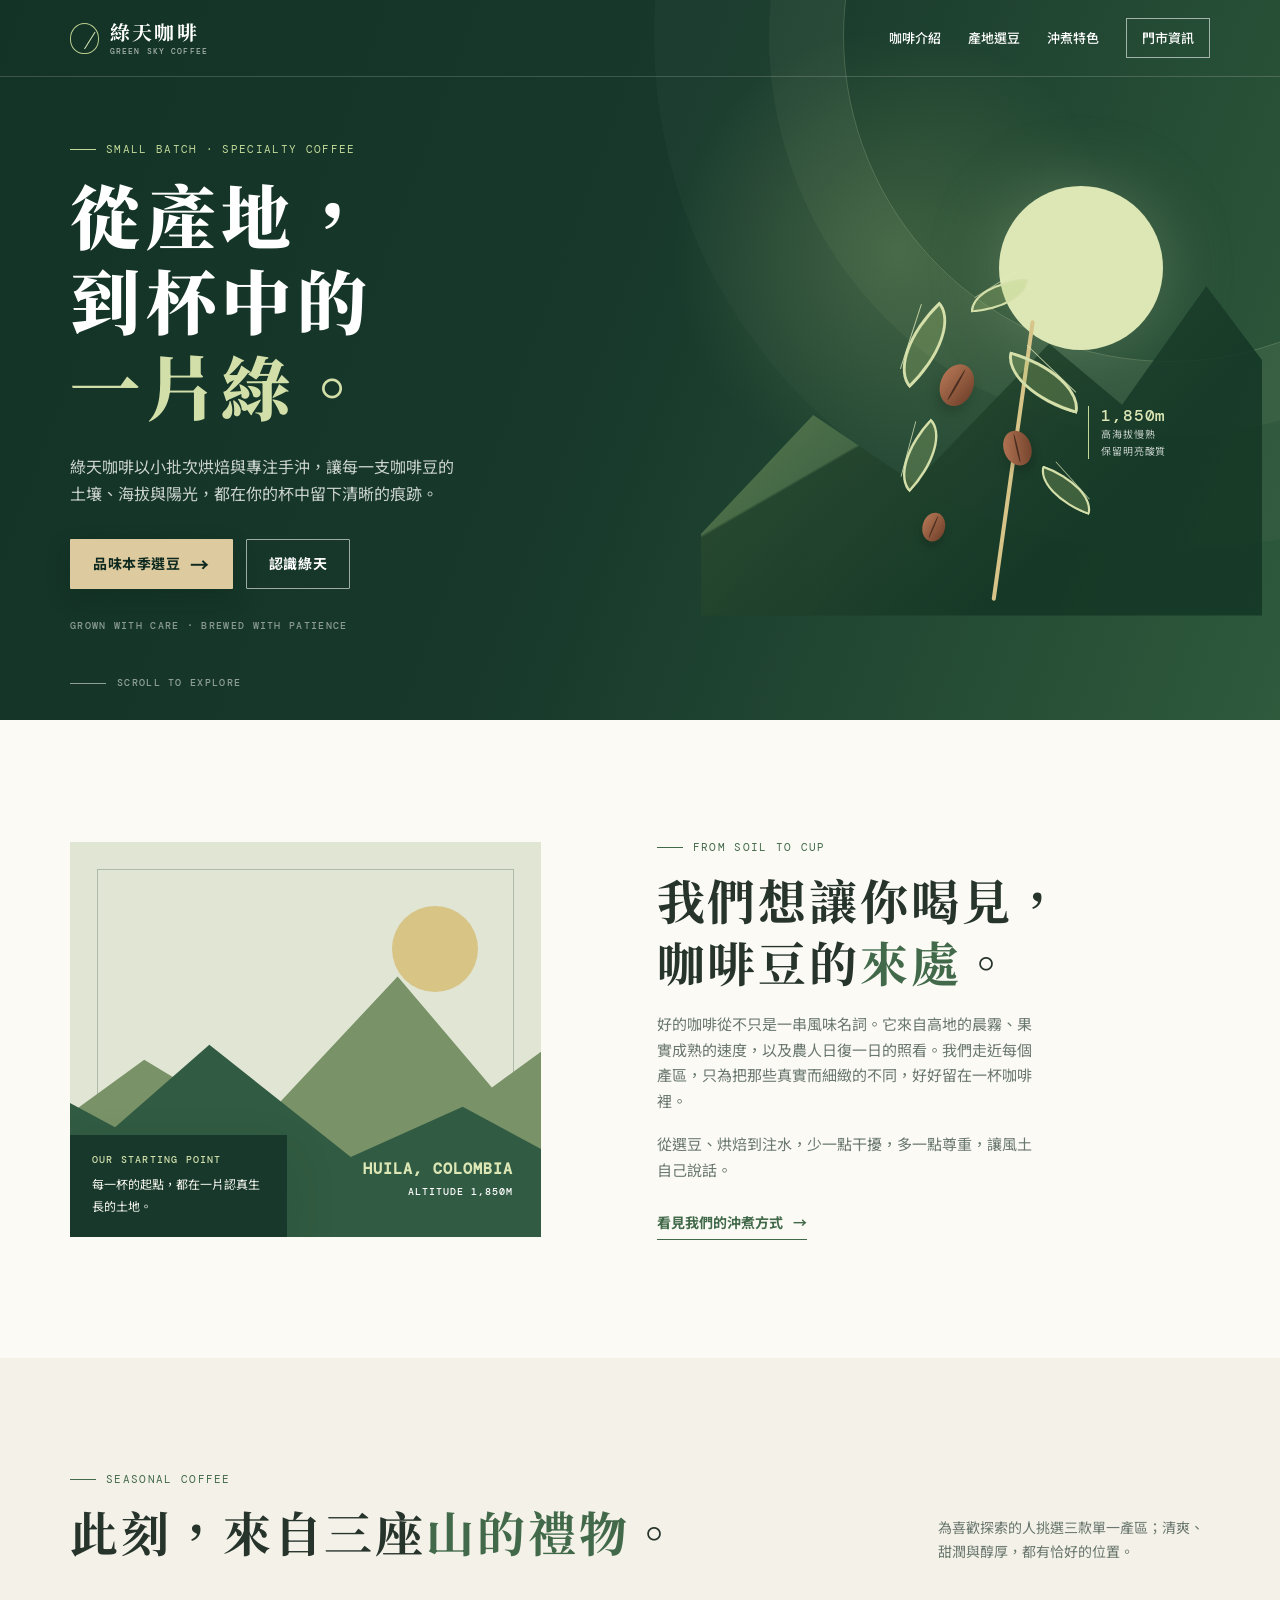
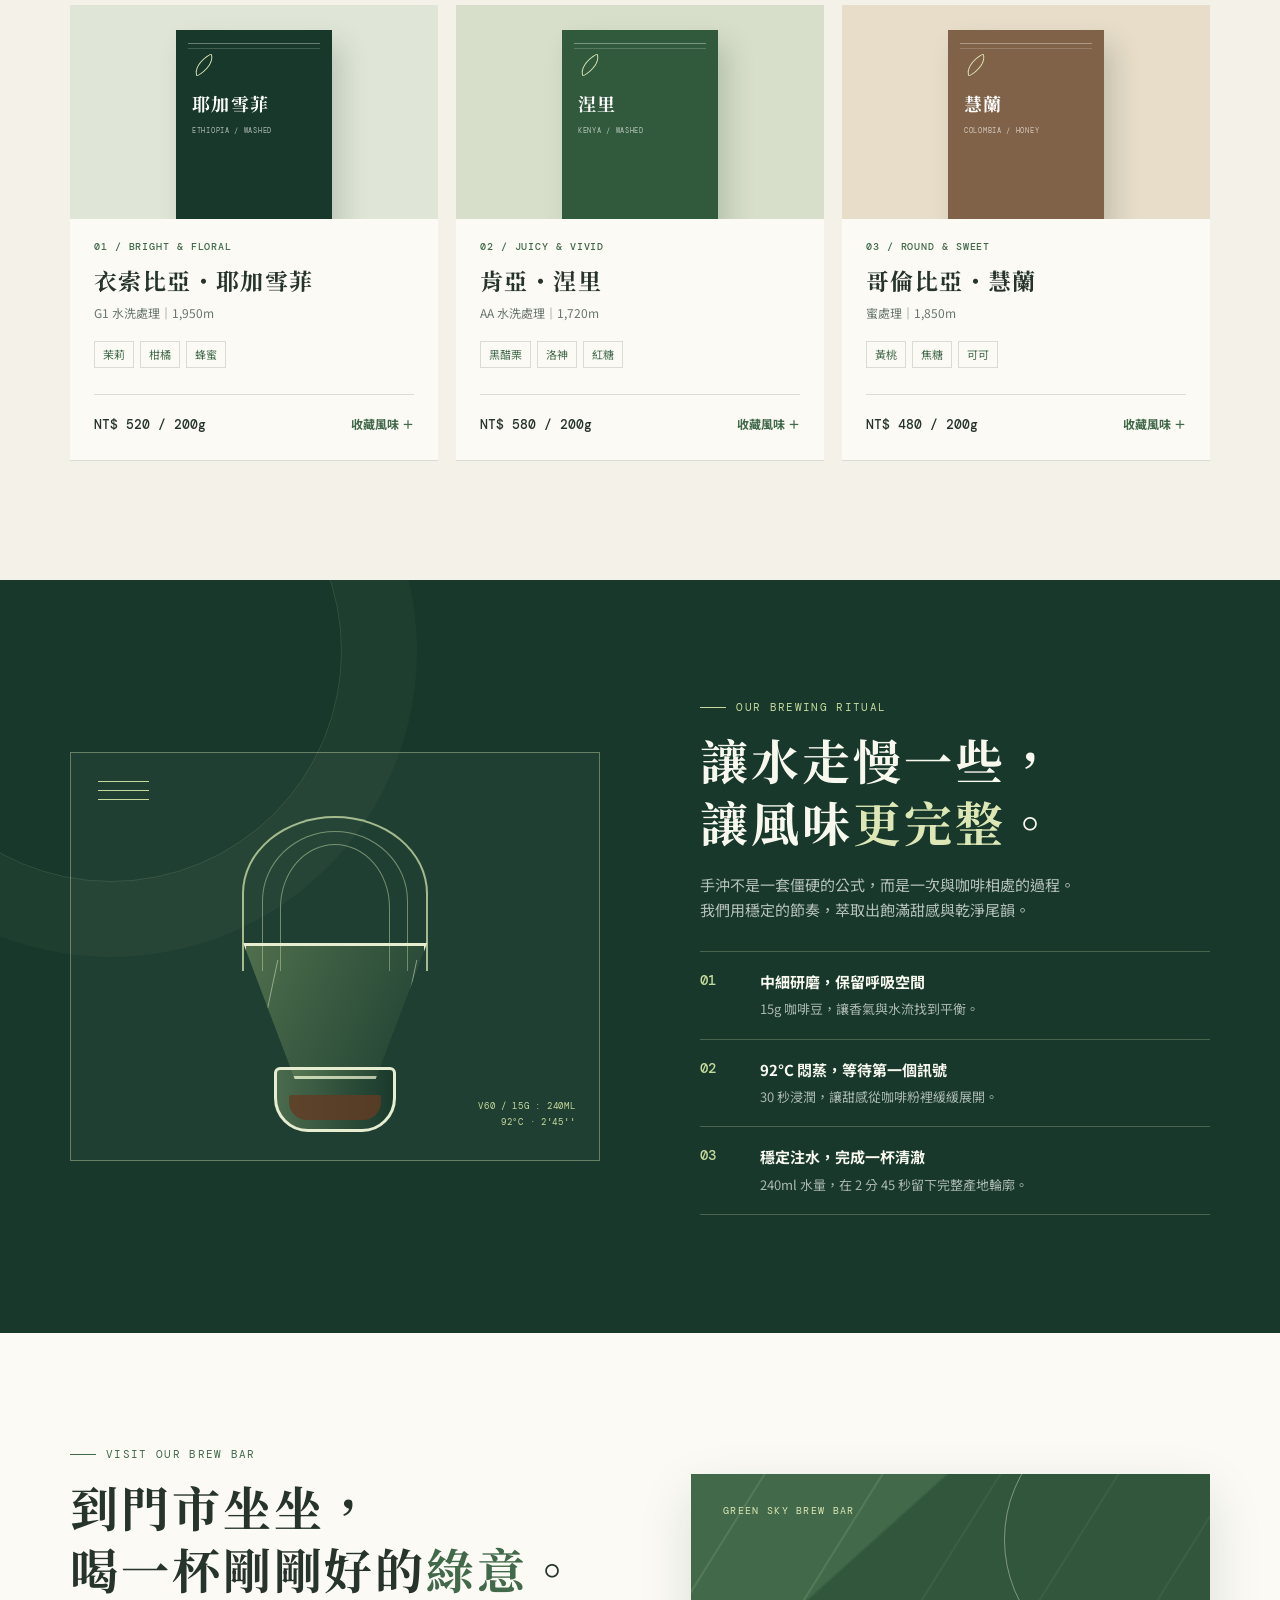
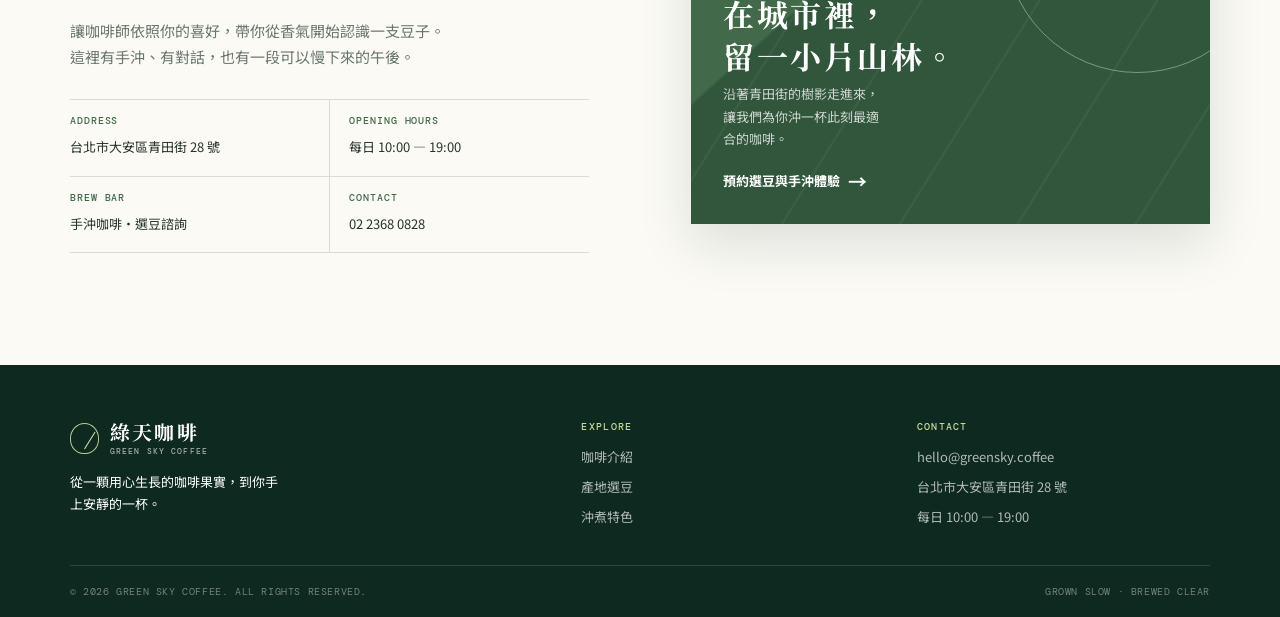
<file: refined/index.html>
<!DOCTYPE html>
<html lang="zh-Hant">
<head>
  <meta charset="UTF-8">
  <meta name="viewport" content="width=device-width, initial-scale=1.0">
  <meta name="description" content="綠天咖啡以小批次烘焙與手沖，讓每一支精品咖啡豆的產地風土清晰抵達杯中。">
  <title>綠天咖啡｜從產地，到杯中的一片綠</title>
  <link rel="preconnect" href="https://fonts.googleapis.com">
  <link rel="preconnect" href="https://fonts.gstatic.com" crossorigin>
  <link href="https://fonts.googleapis.com/css2?family=DM+Mono:wght@400;500&family=Noto+Sans+TC:wght@400;500;600;700&family=Noto+Serif+TC:wght@500;600;700;900&display=swap" rel="stylesheet">
  <style>
    :root {
      --forest: #17382b;
      --deep-forest: #0e291f;
      --moss: #426a4a;
      --leaf: #9aaa72;
      --cream: #f4f1e8;
      --paper: #fbfaf5;
      --oat: #ddca9e;
      --clay: #ad7655;
      --ink: #26342b;
      --muted: #69776e;
      --line: #d9ddd1;
      --shadow: 0 20px 50px rgba(18, 45, 32, .13);
    }

    * { box-sizing: border-box; }
    html { scroll-behavior: smooth; }
    body { margin: 0; background: var(--cream); color: var(--ink); font-family: "Noto Sans TC", sans-serif; line-height: 1.7; -webkit-font-smoothing: antialiased; }
    a { color: inherit; text-decoration: none; }
    button, input { font: inherit; }
    button { cursor: pointer; }
    .container { width: min(1140px, calc(100% - 52px)); margin: 0 auto; }
    .sr-only { position: absolute; width: 1px; height: 1px; overflow: hidden; clip: rect(0,0,0,0); white-space: nowrap; }
    .eyebrow { display: flex; align-items: center; gap: 10px; margin: 0 0 12px; color: var(--moss); font-family: "DM Mono", monospace; font-size: 11px; letter-spacing: .12em; }
    .eyebrow::before { content: ""; width: 26px; height: 1px; background: currentColor; }
    .title { margin: 0; font: 700 clamp(30px, 4vw, 48px)/1.3 "Noto Serif TC", serif; letter-spacing: .06em; }
    .title strong { color: var(--moss); font: inherit; }
    .copy { max-width: 48ch; margin: 18px 0 0; color: var(--muted); font-size: 15px; }
    .button { display: inline-flex; align-items: center; justify-content: center; gap: 10px; min-height: 50px; padding: 12px 22px; border: 1px solid transparent; border-radius: 1px; font-size: 14px; font-weight: 700; letter-spacing: .04em; transition: transform .2s ease, background .2s ease, color .2s ease, border-color .2s ease; }
    .button:hover { transform: translateY(-2px); }
    .button:focus-visible, a:focus-visible, button:focus-visible, input:focus-visible { outline: 3px solid #d3c66b; outline-offset: 3px; }
    .button-main { color: var(--deep-forest); background: var(--oat); box-shadow: 0 10px 24px rgba(7, 27, 18, .18); }
    .button-main:hover { background: #eddaac; }
    .button-light { border-color: rgba(255,255,255,.58); color: #fff; }
    .button-light:hover { background: rgba(255,255,255,.12); }
    .icon-arrow { font-size: 19px; line-height: 1; }

    /* Header */
    .header { position: absolute; z-index: 10; width: 100%; color: #fff; border-bottom: 1px solid rgba(255,255,255,.17); }
    .nav { display: flex; min-height: 76px; align-items: center; justify-content: space-between; }
    .brand { display: flex; align-items: center; gap: 11px; font: 700 20px/1 "Noto Serif TC", serif; letter-spacing: .11em; }
    .brand-symbol { position: relative; width: 29px; height: 31px; border: 1px solid #bbcd91; border-radius: 50% 50% 47% 47%; color: #d9e5b6; }
    .brand-symbol::before { content: ""; position: absolute; top: 5px; left: 13px; width: 1px; height: 20px; background: #d9e5b6; transform: rotate(32deg); transform-origin: bottom; }
    .brand small { display: block; margin-top: 5px; color: rgba(255,255,255,.63); font: 500 8px/1 "DM Mono", monospace; letter-spacing: .14em; }
    .nav-links { display: flex; align-items: center; gap: 27px; font-size: 13px; font-weight: 500; }
    .nav-links a { position: relative; padding: 6px 0; }
    .nav-links a:not(.nav-book)::after { content: ""; position: absolute; right: 0; bottom: 0; left: 0; height: 1px; background: var(--leaf); transform: scaleX(0); transform-origin: right; transition: transform .2s; }
    .nav-links a:not(.nav-book):hover::after { transform: scaleX(1); transform-origin: left; }
    .nav-book { padding: 8px 15px !important; border: 1px solid rgba(255,255,255,.58); }
    .nav-book:hover { color: var(--forest); background: #fff; }
    .menu-button { display: none; width: 40px; height: 40px; border: 0; color: #fff; background: transparent; font-size: 23px; }

    /* Hero */
    .hero { position: relative; min-height: 720px; overflow: hidden; color: #fff; background: var(--forest); }
    .hero::before { content: ""; position: absolute; inset: 0; background: radial-gradient(circle at 70% 35%, rgba(141,170,103,.28), transparent 22%), linear-gradient(110deg, #133326 0%, #17382b 47%, #2f5a3c 100%); }
    .hero::after { content: ""; position: absolute; top: -290px; right: -215px; width: 650px; height: 650px; border: 1px solid rgba(223,235,186,.22); border-radius: 50%; box-shadow: 0 0 0 74px rgba(223,235,186,.045), 0 0 0 189px rgba(223,235,186,.025); }
    .hero-grid { position: relative; z-index: 1; display: grid; grid-template-columns: 1.05fr .95fr; gap: 35px; align-items: center; min-height: 720px; padding: 126px 0 72px; }
    .hero .eyebrow { color: #c3d99a; }
    .hero h1 { max-width: 12ch; margin: 0; font: 900 clamp(43px, 5.5vw, 70px)/1.22 "Noto Serif TC", serif; letter-spacing: .08em; }
    .hero h1 em { color: #d2dfa9; font-style: normal; }
    .hero-lede { max-width: 43ch; margin: 26px 0 31px; color: rgba(255,255,255,.78); font-size: 16px; }
    .hero-actions { display: flex; flex-wrap: wrap; gap: 13px; }
    .hero-signature { margin: 29px 0 0; color: rgba(255,255,255,.5); font: 500 10px/1.6 "DM Mono", monospace; letter-spacing: .13em; }
    .hero-visual { position: relative; height: 453px; }
    .sun-disc { position: absolute; top: 25px; right: 9%; width: 164px; height: 164px; border-radius: 50%; background: #dce7b5; box-shadow: 0 0 72px rgba(220,231,181,.25); }
    .hill { position: absolute; right: -10%; bottom: -2px; width: 107%; height: 75%; clip-path: polygon(0 76%, 20% 41%, 38% 61%, 62% 20%, 75% 38%, 90% 3%, 100% 25%, 100% 100%, 0 100%); background: linear-gradient(136deg, #72905c, #244c36 69%); opacity: .88; }
    .hill::after { content: ""; position: absolute; inset: 0; background: linear-gradient(150deg, transparent 39%, rgba(8,38,25,.55) 39.5% 100%); }
    .coffee-plant { position: absolute; z-index: 2; right: 19%; bottom: 13px; width: 255px; height: 330px; transform: rotate(-4deg); }
    .stem { position: absolute; bottom: 0; left: 125px; width: 4px; height: 283px; border-radius: 4px; background: #d6c488; transform: rotate(12deg); transform-origin: bottom; }
    .leaf { position: absolute; width: 82px; height: 42px; border: 3px solid #d5dfa9; border-radius: 100% 0 100% 0; background: rgba(173,202,117,.26); }
    .leaf::after { content: ""; position: absolute; top: 50%; left: 4px; width: 68px; height: 1px; background: rgba(226,237,189,.78); transform: rotate(-28deg); transform-origin: left; }
    .leaf-a { top: 49px; left: 35px; transform: rotate(-40deg); }
    .leaf-b { top: 95px; right: 22px; transform: rotate(20deg) scaleX(-1); }
    .leaf-c { top: 159px; left: 23px; transform: rotate(-43deg) scale(.84); }
    .leaf-d { top: 204px; right: 7px; transform: rotate(24deg) scaleX(-1) scale(.74); }
    .leaf-e { top: 5px; right: 60px; transform: rotate(0deg) scale(.72); }
    .bean { position: absolute; z-index: 3; width: 33px; height: 43px; border-radius: 50%; background: linear-gradient(110deg, #b87957, #6d3e28); box-shadow: 0 8px 12px rgba(0,0,0,.17); }
    .bean::before { content: ""; position: absolute; top: 4px; bottom: 4px; left: 15px; width: 2px; border-radius: 50%; background: rgba(45,26,19,.72); transform: rotate(8deg); }
    .bean-1 { top: 91px; left: 89px; transform: rotate(26deg); }
    .bean-2 { top: 158px; right: 77px; transform: rotate(-17deg) scale(.83); }
    .bean-3 { top: 231px; left: 56px; transform: rotate(19deg) scale(.68); }
    .origin-tag { position: absolute; z-index: 3; top: 52%; right: -2%; width: 132px; padding-left: 12px; border-left: 1px solid #c3d99a; color: rgba(255,255,255,.76); font-size: 10px; line-height: 1.7; letter-spacing: .08em; }
    .origin-tag b { display: block; color: #dce7b5; font: 500 16px/1.2 "DM Mono", monospace; }
    .scroll-hint { position: absolute; bottom: 22px; left: max(26px, calc((100% - 1140px) / 2)); z-index: 2; display: flex; gap: 11px; align-items: center; color: rgba(255,255,255,.52); font: 500 10px/1 "DM Mono", monospace; letter-spacing: .13em; }
    .scroll-hint::before { content: ""; width: 36px; height: 1px; background: currentColor; }

    /* Story */
    .story { padding: 118px 0; background: var(--paper); }
    .story-grid { display: grid; grid-template-columns: .92fr 1.08fr; gap: clamp(46px, 9vw, 120px); align-items: center; }
    .origin-window { position: relative; min-height: 395px; overflow: hidden; background: #e0e5d4; }
    .origin-window::before { content: ""; position: absolute; inset: 27px; border: 1px solid rgba(23,56,43,.25); }
    .origin-sun { position: absolute; top: 64px; right: 63px; width: 86px; height: 86px; border-radius: 50%; background: #d8c485; }
    .origin-hill-one, .origin-hill-two { position: absolute; right: -12%; bottom: -2%; left: -13%; clip-path: polygon(0 72%, 23% 40%, 42% 62%, 66% 13%, 82% 49%, 100% 24%, 100% 100%, 0 100%); }
    .origin-hill-one { height: 78%; background: #799267; }
    .origin-hill-two { height: 58%; background: #315b42; transform: scaleX(-1); }
    .origin-label { position: absolute; z-index: 2; right: 28px; bottom: 27px; color: #fff; font: 500 10px/1.7 "DM Mono", monospace; letter-spacing: .1em; text-align: right; }
    .origin-label b { display: block; color: #dce7b5; font-size: 15px; }
    .story-note { position: absolute; z-index: 3; bottom: 0; left: 0; width: 217px; padding: 20px 22px; color: #f9f8f1; background: var(--forest); box-shadow: var(--shadow); }
    .story-note b { display: block; margin-bottom: 8px; color: #cfddaa; font: 500 10px/1 "DM Mono", monospace; letter-spacing: .12em; }
    .story-note p { margin: 0; font-size: 12px; line-height: 1.8; }
    .story-link { display: inline-flex; gap: 10px; margin-top: 29px; padding-bottom: 4px; border-bottom: 1px solid var(--moss); color: var(--moss); font-size: 14px; font-weight: 700; }

    /* Selection */
    .selection { padding: 112px 0 120px; background: var(--cream); }
    .section-head { display: flex; align-items: end; justify-content: space-between; gap: 30px; margin-bottom: 42px; }
    .section-head .copy { max-width: 34ch; margin: 0; font-size: 14px; }
    .coffee-grid { display: grid; grid-template-columns: repeat(3, 1fr); gap: 18px; }
    .coffee-card { display: flex; flex-direction: column; min-height: 455px; background: var(--paper); box-shadow: 0 1px 0 var(--line); transition: transform .25s ease, box-shadow .25s ease; }
    .coffee-card:hover { transform: translateY(-6px); box-shadow: var(--shadow); }
    .bag-visual { position: relative; height: 214px; overflow: hidden; background: #dfe6d7; }
    .coffee-card:nth-child(2) .bag-visual { background: #d7dfca; }
    .coffee-card:nth-child(3) .bag-visual { background: #e7ddc9; }
    .bag { position: absolute; right: 50%; bottom: -10px; width: 156px; height: 199px; padding: 28px 16px; color: #fff; background: var(--forest); box-shadow: 10px 14px 25px rgba(20,50,36,.17); transform: translateX(50%); }
    .coffee-card:nth-child(2) .bag { background: #315a3d; }
    .coffee-card:nth-child(3) .bag { background: #806248; }
    .bag::before { content: ""; position: absolute; top: 13px; right: 12px; left: 12px; height: 1px; background: rgba(255,255,255,.35); box-shadow: 0 5px 0 rgba(255,255,255,.18); }
    .bag .mini-leaf { display: block; width: 24px; height: 14px; margin-bottom: 19px; border: 1px solid #dce7b5; border-radius: 100% 0; transform: rotate(-28deg); }
    .bag .bag-name { position: relative; z-index: 1; font: 700 18px/1.3 "Noto Serif TC", serif; letter-spacing: .07em; }
    .bag .bag-origin { display: block; margin-top: 7px; color: rgba(255,255,255,.65); font: 400 7px/1.4 "DM Mono", monospace; letter-spacing: .1em; }
    .card-body { display: flex; flex: 1; flex-direction: column; padding: 23px 24px 22px; }
    .card-index { color: var(--moss); font: 500 10px/1 "DM Mono", monospace; letter-spacing: .09em; }
    .card-body h3 { margin: 13px 0 5px; font: 700 23px/1.4 "Noto Serif TC", serif; letter-spacing: .06em; }
    .card-origin { margin: 0; color: var(--muted); font-size: 12px; }
    .flavour { display: flex; flex-wrap: wrap; gap: 6px; margin: 18px 0 auto; }
    .flavour span { padding: 3px 8px; border: 1px solid var(--line); color: var(--moss); font-size: 11px; }
    .card-footer { display: flex; align-items: center; justify-content: space-between; gap: 12px; margin-top: 20px; padding-top: 15px; border-top: 1px solid var(--line); }
    .price { font: 500 13px/1 "DM Mono", monospace; }
    .save-button { padding: 4px 0; border: 0; color: var(--moss); background: transparent; font-size: 12px; font-weight: 700; }
    .save-button:hover { color: var(--clay); }

    /* Brew */
    .brew { position: relative; overflow: hidden; padding: 118px 0; color: #f8f8ef; background: var(--forest); }
    .brew::before { content: ""; position: absolute; top: -160px; left: -120px; width: 460px; height: 460px; border: 1px solid rgba(211,227,166,.14); border-radius: 50%; box-shadow: 0 0 0 75px rgba(211,227,166,.035); }
    .brew-grid { position: relative; z-index: 1; display: grid; grid-template-columns: 1.02fr .98fr; gap: clamp(45px, 8vw, 100px); align-items: center; }
    .brew .eyebrow { color: #c6d99c; }
    .brew .title strong { color: #dce7b5; }
    .brew .copy { color: rgba(255,255,255,.69); }
    .brew-drawing { position: relative; min-height: 409px; border: 1px solid rgba(220,231,181,.38); background: rgba(255,255,255,.035); }
    .brew-drawing::before { content: ""; position: absolute; top: 28px; left: 27px; width: 51px; height: 1px; background: #c6d99c; box-shadow: 0 9px 0 #c6d99c, 0 18px 0 #c6d99c; }
    .water-lines { position: absolute; top: 63px; left: 50%; width: 186px; height: 155px; border: 2px solid rgba(210,228,174,.75); border-bottom: 0; border-radius: 50% 50% 0 0; transform: translateX(-50%); }
    .water-lines::before, .water-lines::after { content: ""; position: absolute; top: 13px; right: 18px; bottom: 0; left: 18px; border: 1px solid rgba(210,228,174,.48); border-bottom: 0; border-radius: 50% 50% 0 0; }
    .water-lines::after { top: 26px; right: 36px; left: 36px; }
    .dripper { position: absolute; bottom: 81px; left: 50%; width: 184px; height: 136px; border: 3px solid #e6edd0; background: linear-gradient(115deg, rgba(173,203,129,.34), rgba(30,74,48,.14)); clip-path: polygon(0 0,100% 0,72% 100%,28% 100%); transform: translateX(-50%); }
    .dripper::before { content: ""; position: absolute; top: 14px; right: 19px; bottom: 0; left: 19px; border-left: 1px solid rgba(230,237,208,.5); border-right: 1px solid rgba(230,237,208,.5); transform: skewX(-12deg); }
    .server { position: absolute; bottom: 28px; left: 50%; width: 122px; height: 65px; border: 3px solid #e6edd0; border-radius: 6px 6px 34px 34px; background: linear-gradient(90deg, rgba(160,192,130,.34), rgba(9,41,27,.24)); transform: translateX(-50%); }
    .server::after { content: ""; position: absolute; right: 12px; bottom: 9px; left: 12px; height: 25px; border-radius: 2px 2px 18px 18px; background: rgba(100,59,35,.8); }
    .brew-caption { position: absolute; right: 24px; bottom: 21px; color: #c6d99c; font: 400 9px/1.8 "DM Mono", monospace; letter-spacing: .08em; text-align: right; }
    .method-list { display: grid; gap: 0; margin: 28px 0 0; padding: 0; list-style: none; }
    .method-list li { display: grid; grid-template-columns: 45px 1fr; gap: 15px; padding: 17px 0; border-top: 1px solid rgba(220,231,181,.25); }
    .method-list li:last-child { border-bottom: 1px solid rgba(220,231,181,.25); }
    .method-no { color: #c6d99c; font: 500 14px/1.7 "DM Mono", monospace; }
    .method-text b { display: block; font-size: 15px; }
    .method-text span { color: rgba(255,255,255,.64); font-size: 13px; }

    /* Visit */
    .visit { padding: 112px 0; background: var(--paper); }
    .visit-grid { display: grid; grid-template-columns: 1fr 1fr; gap: clamp(42px, 8vw, 105px); align-items: center; }
    .store-card { position: relative; min-height: 350px; overflow: hidden; color: #fff; background: var(--moss); box-shadow: var(--shadow); }
    .store-card::before { content: ""; position: absolute; inset: 0; opacity: .68; background: linear-gradient(138deg, transparent 28%, rgba(11,45,30,.46) 28.5% 100%), repeating-linear-gradient(122deg, transparent 0 61px, rgba(224,235,195,.18) 62px 63px, transparent 64px 100px); }
    .store-card::after { content: ""; position: absolute; top: -68px; right: -61px; width: 265px; height: 265px; border: 1px solid rgba(227,237,203,.44); border-radius: 50%; }
    .store-inner { position: relative; z-index: 1; display: flex; min-height: 350px; flex-direction: column; padding: 32px; }
    .store-kicker { margin: 0; color: #dce7b5; font: 400 10px/1 "DM Mono", monospace; letter-spacing: .13em; }
    .store-inner h3 { margin: auto 0 7px; font: 700 31px/1.35 "Noto Serif TC", serif; letter-spacing: .08em; }
    .store-inner p:not(.store-kicker) { max-width: 23ch; margin: 0; color: rgba(255,255,255,.76); font-size: 13px; }
    .store-link { display: inline-flex; align-items: center; gap: 8px; margin-top: 20px; color: #fff; font-size: 13px; font-weight: 700; }
    .details { display: grid; grid-template-columns: repeat(2, 1fr); gap: 0; margin: 30px 0 0; }
    .detail { padding: 16px 0; border-top: 1px solid var(--line); }
    .detail:nth-last-child(-n+2) { border-bottom: 1px solid var(--line); }
    .detail:nth-child(odd) { padding-right: 19px; }
    .detail:nth-child(even) { padding-left: 19px; border-left: 1px solid var(--line); }
    .detail b { display: block; margin-bottom: 6px; color: var(--moss); font: 500 10px/1 "DM Mono", monospace; letter-spacing: .09em; }
    .detail span { font-size: 13px; }

    /* Footer and small UI */
    footer { color: rgba(255,255,255,.68); background: var(--deep-forest); }
    .footer-grid { display: grid; grid-template-columns: 1.6fr 1fr 1fr; gap: 42px; padding: 57px 0 37px; }
    .footer-brand { color: #fff; }
    .footer-brand p { max-width: 30ch; margin: 16px 0 0; font-size: 13px; }
    .footer-heading { margin: 0 0 14px; color: #c6d99c; font: 500 10px/1 "DM Mono", monospace; letter-spacing: .13em; }
    .footer-list { margin: 0; padding: 0; list-style: none; font-size: 13px; }
    .footer-list li + li { margin-top: 8px; }
    .footer-list a:hover { color: #fff; }
    .footer-bottom { display: flex; justify-content: space-between; gap: 20px; padding: 18px 0; border-top: 1px solid rgba(255,255,255,.13); color: rgba(255,255,255,.42); font: 400 10px/1.5 "DM Mono", monospace; letter-spacing: .06em; }
    .toast { position: fixed; right: 22px; bottom: 22px; z-index: 30; max-width: min(340px, calc(100% - 44px)); padding: 13px 17px; border-left: 3px solid var(--oat); color: #fff; background: var(--deep-forest); box-shadow: var(--shadow); font-size: 13px; opacity: 0; pointer-events: none; transform: translateY(12px); transition: opacity .23s ease, transform .23s ease; }
    .toast.show { opacity: 1; transform: translateY(0); }
    .reveal { opacity: 0; transform: translateY(18px); transition: opacity .65s ease, transform .65s ease; }
    .reveal.in { opacity: 1; transform: translateY(0); }

    @media (max-width: 840px) {
      .nav { min-height: 68px; }
      .menu-button { display: block; }
      .nav-links { position: absolute; top: 68px; right: 0; left: 0; display: grid; gap: 0; max-height: 0; overflow: hidden; background: #112f23; transition: max-height .28s ease; }
      .nav-links.open { max-height: 300px; border-top: 1px solid rgba(255,255,255,.14); }
      .nav-links a { padding: 13px 26px; border-bottom: 1px solid rgba(255,255,255,.1); }
      .nav-links .nav-book { margin: 10px 26px; text-align: center; }
      .hero, .hero-grid { min-height: 725px; }
      .hero-grid { grid-template-columns: 1fr; padding-top: 110px; }
      .hero-visual { height: 280px; margin-top: -40px; }
      .sun-disc { top: 8px; right: 14%; width: 118px; height: 118px; }
      .hill { width: 86%; height: 97%; }
      .coffee-plant { right: 16%; bottom: -24px; transform: scale(.75) rotate(-4deg); transform-origin: bottom right; }
      .origin-tag { top: 45%; right: 1%; }
      .story-grid, .brew-grid, .visit-grid { grid-template-columns: 1fr; }
      .origin-window { max-width: 560px; width: 100%; }
      .coffee-grid { grid-template-columns: repeat(2, 1fr); }
      .coffee-card:last-child { grid-column: span 2; }
      .footer-grid { grid-template-columns: 1.4fr 1fr; }
      .footer-brand { grid-column: span 2; }
    }

    @media (max-width: 570px) {
      .container { width: min(100% - 34px, 1140px); }
      .hero, .hero-grid { min-height: 680px; }
      .hero-grid { padding-top: 99px; padding-bottom: 44px; }
      .hero h1 { font-size: 40px; }
      .hero-lede { margin: 19px 0 23px; font-size: 14px; }
      .hero-visual { height: 238px; }
      .origin-tag { display: none; }
      .scroll-hint { bottom: 12px; left: 17px; }
      .story, .selection, .brew, .visit { padding: 76px 0; }
      .origin-window { min-height: 335px; }
      .story-note { width: 190px; padding: 16px; }
      .section-head { display: block; }
      .section-head .copy { margin-top: 15px; }
      .coffee-grid { grid-template-columns: 1fr; }
      .coffee-card:last-child { grid-column: auto; }
      .brew-drawing { min-height: 325px; }
      .water-lines { transform: translateX(-50%) scale(.82); transform-origin: top; }
      .dripper { transform: translateX(-50%) scale(.8); transform-origin: bottom; }
      .server { transform: translateX(-50%) scale(.8); transform-origin: bottom; }
      .details { grid-template-columns: 1fr; }
      .detail, .detail:nth-last-child(-n+2) { border-bottom: 0; }
      .detail:first-child { border-top: 1px solid var(--line); }
      .detail:last-child { border-bottom: 1px solid var(--line); }
      .detail:nth-child(even) { padding-left: 0; border-left: 0; }
      .footer-grid { grid-template-columns: 1fr; gap: 30px; }
      .footer-brand { grid-column: auto; }
      .footer-bottom { display: block; }
      .footer-bottom span + span { display: block; margin-top: 6px; }
    }

    @media (prefers-reduced-motion: reduce) {
      html { scroll-behavior: auto; }
      *, *::before, *::after { transition-duration: .01ms !important; animation-duration: .01ms !important; }
      .reveal { opacity: 1; transform: none; }
    }
  </style>
</head>
<body>
  <header class="header" id="top">
    <nav class="nav container" aria-label="主要導覽">
      <a class="brand" href="#top" aria-label="回到綠天咖啡首頁"><span class="brand-symbol" aria-hidden="true"></span><span>綠天咖啡<small>GREEN SKY COFFEE</small></span></a>
      <button class="menu-button" type="button" aria-label="開啟導覽選單" aria-expanded="false" aria-controls="navLinks">☰</button>
      <div class="nav-links" id="navLinks">
        <a href="#story">咖啡介紹</a>
        <a href="#selection">產地選豆</a>
        <a href="#brew">沖煮特色</a>
        <a class="nav-book" href="#visit">門市資訊</a>
      </div>
    </nav>
  </header>

  <main>
    <section class="hero" aria-labelledby="heroTitle">
      <div class="hero-grid container">
        <div class="reveal">
          <p class="eyebrow">SMALL BATCH · SPECIALTY COFFEE</p>
          <h1 id="heroTitle">從產地，<br>到杯中的<br><em>一片綠。</em></h1>
          <p class="hero-lede">綠天咖啡以小批次烘焙與專注手沖，讓每一支咖啡豆的土壤、海拔與陽光，都在你的杯中留下清晰的痕跡。</p>
          <div class="hero-actions"><a class="button button-main" href="#selection">品味本季選豆 <span class="icon-arrow">→</span></a><a class="button button-light" href="#story">認識綠天</a></div>
          <p class="hero-signature">GROWN WITH CARE · BREWED WITH PATIENCE</p>
        </div>
        <div class="hero-visual" aria-hidden="true">
          <div class="sun-disc"></div><div class="hill"></div>
          <div class="coffee-plant"><span class="stem"></span><span class="leaf leaf-a"></span><span class="leaf leaf-b"></span><span class="leaf leaf-c"></span><span class="leaf leaf-d"></span><span class="leaf leaf-e"></span><span class="bean bean-1"></span><span class="bean bean-2"></span><span class="bean bean-3"></span></div>
          <p class="origin-tag"><b>1,850m</b>高海拔慢熟<br>保留明亮酸質</p>
        </div>
      </div>
      <p class="scroll-hint">SCROLL TO EXPLORE</p>
    </section>

    <section class="story" id="story" aria-labelledby="storyTitle">
      <div class="story-grid container">
        <div class="origin-window reveal" aria-hidden="true"><div class="origin-sun"></div><div class="origin-hill-one"></div><div class="origin-hill-two"></div><p class="origin-label"><b>HUILA, COLOMBIA</b>ALTITUDE 1,850M</p><div class="story-note"><b>OUR STARTING POINT</b><p>每一杯的起點，都在一片認真生長的土地。</p></div></div>
        <div class="reveal">
          <p class="eyebrow">FROM SOIL TO CUP</p>
          <h2 class="title" id="storyTitle">我們想讓你喝見，<br>咖啡豆的<strong>來處</strong>。</h2>
          <p class="copy">好的咖啡從不只是一串風味名詞。它來自高地的晨霧、果實成熟的速度，以及農人日復一日的照看。我們走近每個產區，只為把那些真實而細緻的不同，好好留在一杯咖啡裡。</p>
          <p class="copy">從選豆、烘焙到注水，少一點干擾，多一點尊重，讓風土自己說話。</p>
          <a class="story-link" href="#brew">看見我們的沖煮方式 <span>→</span></a>
        </div>
      </div>
    </section>

    <section class="selection" id="selection" aria-labelledby="selectionTitle">
      <div class="container">
        <div class="section-head reveal"><div><p class="eyebrow">SEASONAL COFFEE</p><h2 class="title" id="selectionTitle">此刻，來自三座<strong>山的禮物</strong>。</h2></div><p class="copy">為喜歡探索的人挑選三款單一產區；清爽、甜潤與醇厚，都有恰好的位置。</p></div>
        <div class="coffee-grid">
          <article class="coffee-card reveal">
            <div class="bag-visual" aria-hidden="true"><div class="bag"><span class="mini-leaf"></span><b class="bag-name">耶加雪菲</b><span class="bag-origin">ETHIOPIA / WASHED</span></div></div>
            <div class="card-body"><span class="card-index">01 / BRIGHT &amp; FLORAL</span><h3>衣索比亞・耶加雪菲</h3><p class="card-origin">G1 水洗處理｜1,950m</p><div class="flavour"><span>茉莉</span><span>柑橘</span><span>蜂蜜</span></div><div class="card-footer"><span class="price">NT$ 520 / 200g</span><button class="save-button" type="button" data-coffee="衣索比亞・耶加雪菲">收藏風味 ＋</button></div></div>
          </article>
          <article class="coffee-card reveal">
            <div class="bag-visual" aria-hidden="true"><div class="bag"><span class="mini-leaf"></span><b class="bag-name">涅里</b><span class="bag-origin">KENYA / WASHED</span></div></div>
            <div class="card-body"><span class="card-index">02 / JUICY &amp; VIVID</span><h3>肯亞・涅里</h3><p class="card-origin">AA 水洗處理｜1,720m</p><div class="flavour"><span>黑醋栗</span><span>洛神</span><span>紅糖</span></div><div class="card-footer"><span class="price">NT$ 580 / 200g</span><button class="save-button" type="button" data-coffee="肯亞・涅里">收藏風味 ＋</button></div></div>
          </article>
          <article class="coffee-card reveal">
            <div class="bag-visual" aria-hidden="true"><div class="bag"><span class="mini-leaf"></span><b class="bag-name">慧蘭</b><span class="bag-origin">COLOMBIA / HONEY</span></div></div>
            <div class="card-body"><span class="card-index">03 / ROUND &amp; SWEET</span><h3>哥倫比亞・慧蘭</h3><p class="card-origin">蜜處理｜1,850m</p><div class="flavour"><span>黃桃</span><span>焦糖</span><span>可可</span></div><div class="card-footer"><span class="price">NT$ 480 / 200g</span><button class="save-button" type="button" data-coffee="哥倫比亞・慧蘭">收藏風味 ＋</button></div></div>
          </article>
        </div>
      </div>
    </section>

    <section class="brew" id="brew" aria-labelledby="brewTitle">
      <div class="brew-grid container">
        <div class="brew-drawing reveal" aria-hidden="true"><div class="water-lines"></div><div class="dripper"></div><div class="server"></div><p class="brew-caption">V60 / 15G : 240ML<br>92°C · 2'45''</p></div>
        <div class="reveal">
          <p class="eyebrow">OUR BREWING RITUAL</p>
          <h2 class="title" id="brewTitle">讓水走慢一些，<br>讓風味<strong>更完整</strong>。</h2>
          <p class="copy">手沖不是一套僵硬的公式，而是一次與咖啡相處的過程。我們用穩定的節奏，萃取出飽滿甜感與乾淨尾韻。</p>
          <ol class="method-list">
            <li><span class="method-no">01</span><span class="method-text"><b>中細研磨，保留呼吸空間</b><span>15g 咖啡豆，讓香氣與水流找到平衡。</span></span></li>
            <li><span class="method-no">02</span><span class="method-text"><b>92°C 悶蒸，等待第一個訊號</b><span>30 秒浸潤，讓甜感從咖啡粉裡緩緩展開。</span></span></li>
            <li><span class="method-no">03</span><span class="method-text"><b>穩定注水，完成一杯清澈</b><span>240ml 水量，在 2 分 45 秒留下完整產地輪廓。</span></span></li>
          </ol>
        </div>
      </div>
    </section>

    <section class="visit" id="visit" aria-labelledby="visitTitle">
      <div class="visit-grid container">
        <div class="reveal"><p class="eyebrow">VISIT OUR BREW BAR</p><h2 class="title" id="visitTitle">到門市坐坐，<br>喝一杯剛剛好的<strong>綠意</strong>。</h2><p class="copy">讓咖啡師依照你的喜好，帶你從香氣開始認識一支豆子。這裡有手沖、有對話，也有一段可以慢下來的午後。</p><div class="details"><div class="detail"><b>ADDRESS</b><span>台北市大安區青田街 28 號</span></div><div class="detail"><b>OPENING HOURS</b><span>每日 10:00 — 19:00</span></div><div class="detail"><b>BREW BAR</b><span>手沖咖啡・選豆諮詢</span></div><div class="detail"><b>CONTACT</b><span>02 2368 0828</span></div></div></div>
        <aside class="store-card reveal" aria-label="綠天咖啡門市資訊卡"><div class="store-inner"><p class="store-kicker">GREEN SKY BREW BAR</p><h3>在城市裡，<br>留一小片山林。</h3><p>沿著青田街的樹影走進來，讓我們為你沖一杯此刻最適合的咖啡。</p><a class="store-link" href="mailto:hello@greensky.coffee">預約選豆與手沖體驗 <span class="icon-arrow">→</span></a></div></aside>
      </div>
    </section>
  </main>

  <footer>
    <div class="footer-grid container">
      <div class="footer-brand"><a class="brand" href="#top"><span class="brand-symbol" aria-hidden="true"></span><span>綠天咖啡<small>GREEN SKY COFFEE</small></span></a><p>從一顆用心生長的咖啡果實，到你手上安靜的一杯。</p></div>
      <div><p class="footer-heading">EXPLORE</p><ul class="footer-list"><li><a href="#story">咖啡介紹</a></li><li><a href="#selection">產地選豆</a></li><li><a href="#brew">沖煮特色</a></li></ul></div>
      <div><p class="footer-heading">CONTACT</p><ul class="footer-list"><li><a href="mailto:hello@greensky.coffee">hello@greensky.coffee</a></li><li>台北市大安區青田街 28 號</li><li>每日 10:00 — 19:00</li></ul></div>
    </div>
    <div class="footer-bottom container"><span>© 2026 GREEN SKY COFFEE. ALL RIGHTS RESERVED.</span><span>GROWN SLOW · BREWED CLEAR</span></div>
  </footer>

  <div class="toast" id="toast" role="status" aria-live="polite"></div>
  <script>
    const menuButton = document.querySelector('.menu-button');
    const navLinks = document.getElementById('navLinks');
    menuButton.addEventListener('click', () => {
      const opened = navLinks.classList.toggle('open');
      menuButton.setAttribute('aria-expanded', String(opened));
      menuButton.setAttribute('aria-label', opened ? '關閉導覽選單' : '開啟導覽選單');
      menuButton.textContent = opened ? '×' : '☰';
    });
    navLinks.querySelectorAll('a').forEach(link => link.addEventListener('click', () => {
      navLinks.classList.remove('open');
      menuButton.setAttribute('aria-expanded', 'false');
      menuButton.setAttribute('aria-label', '開啟導覽選單');
      menuButton.textContent = '☰';
    }));

    const toast = document.getElementById('toast');
    let toastTimer;
    function showToast(message) {
      window.clearTimeout(toastTimer);
      toast.textContent = message;
      toast.classList.add('show');
      toastTimer = window.setTimeout(() => toast.classList.remove('show'), 2600);
    }
    document.querySelectorAll('[data-coffee]').forEach(button => button.addEventListener('click', () => {
      showToast(`已收藏「${button.dataset.coffee}」，下次來門市時可以問問它。`);
    }));

    const reducedMotion = window.matchMedia('(prefers-reduced-motion: reduce)').matches;
    const revealItems = document.querySelectorAll('.reveal');
    if (reducedMotion || !('IntersectionObserver' in window)) {
      revealItems.forEach(element => element.classList.add('in'));
    } else {
      const observer = new IntersectionObserver(entries => {
        entries.forEach(entry => {
          if (entry.isIntersecting) {
            entry.target.classList.add('in');
            observer.unobserve(entry.target);
          }
        });
      }, { threshold: .12 });
      revealItems.forEach(element => observer.observe(element));
    }
  </script>
</body>
</html>
</file>
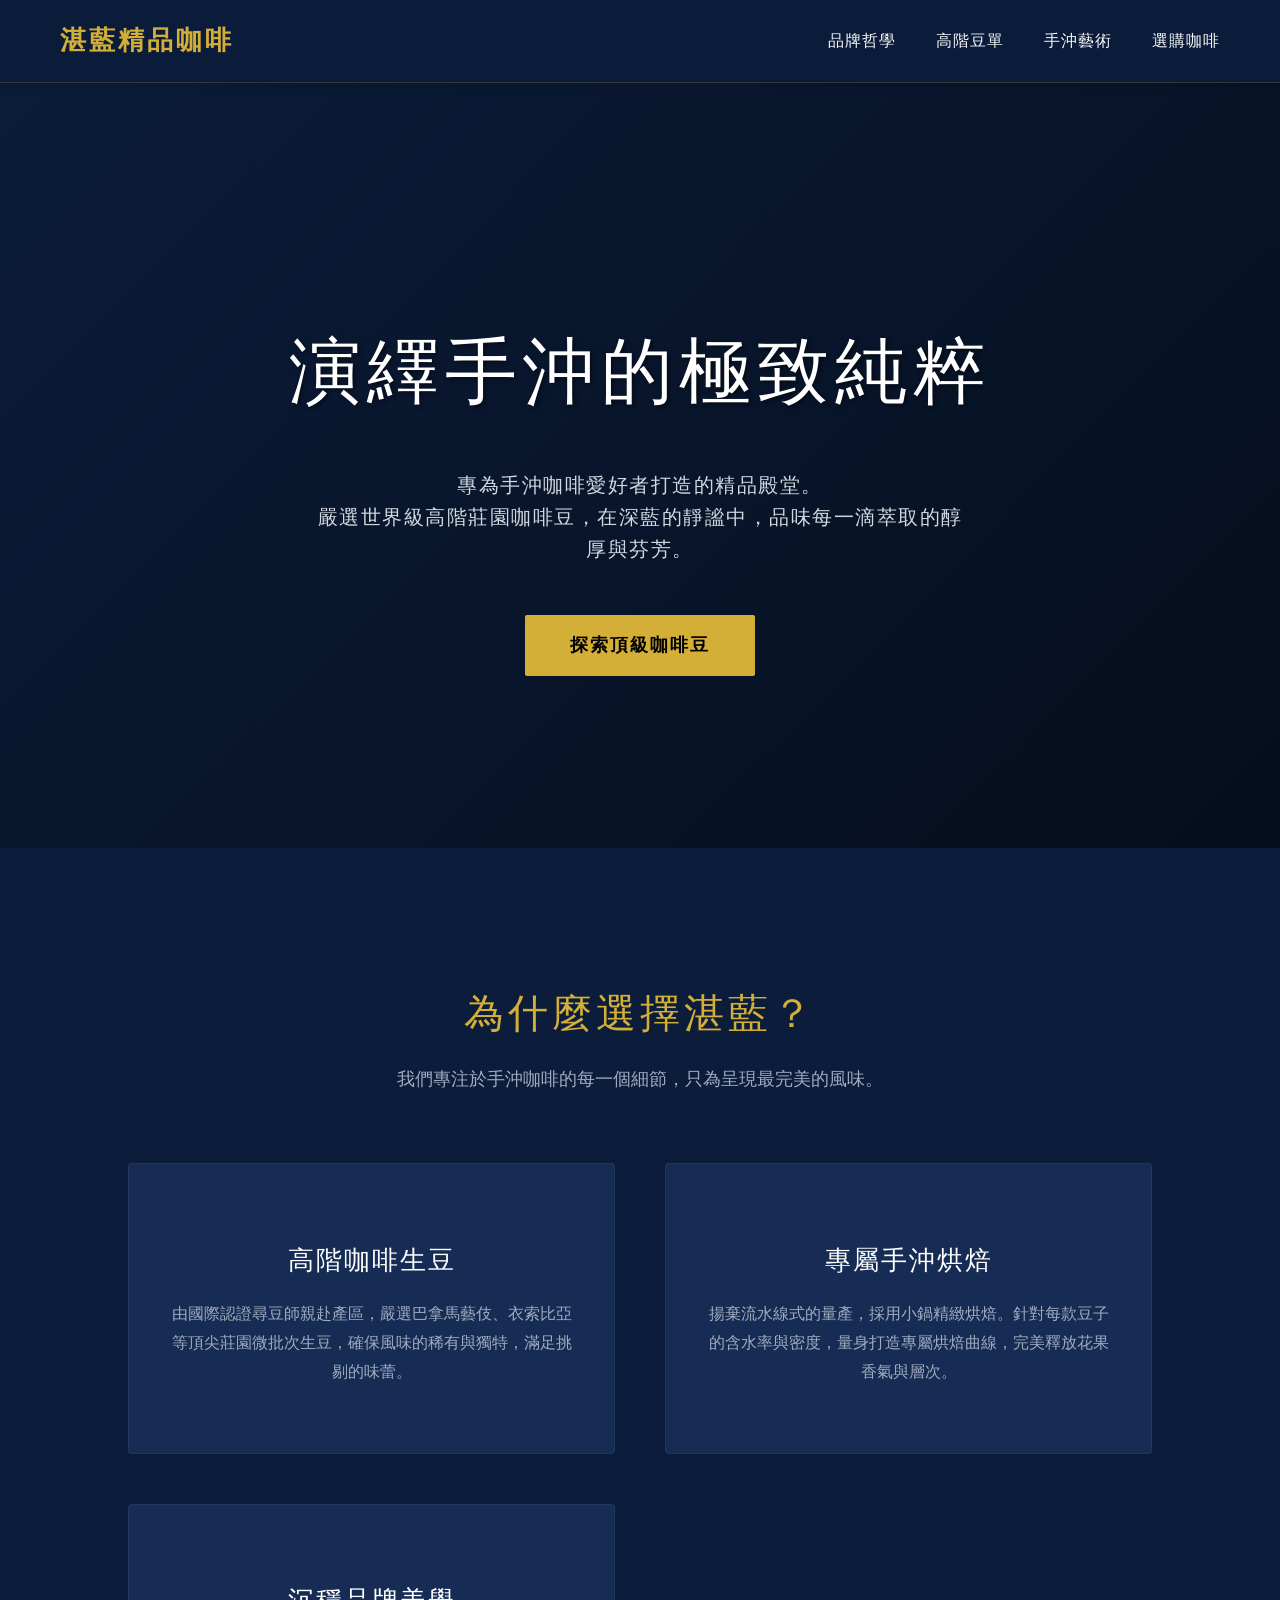
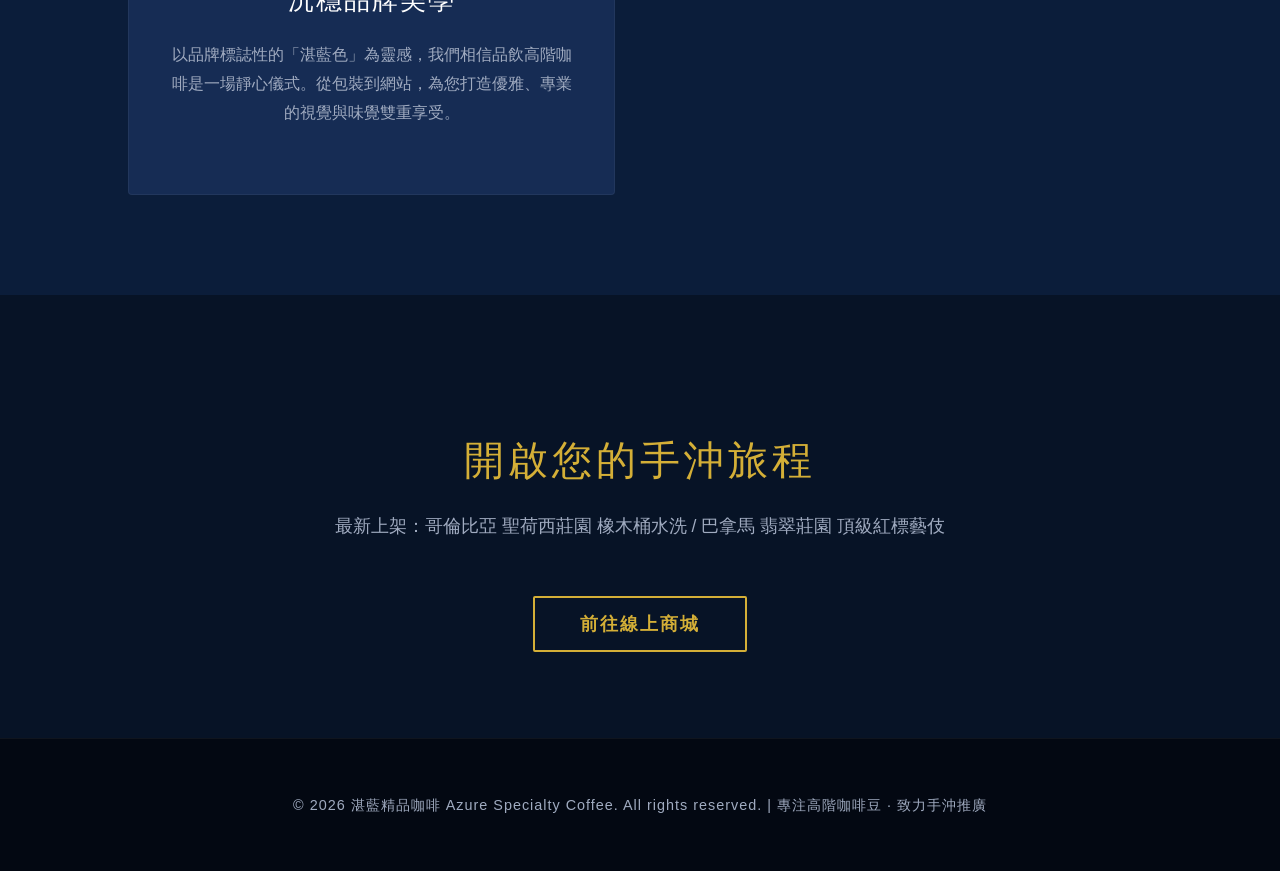
<file: w1/index.html>
<!DOCTYPE html>
<html lang="zh-TW">
<head>
    <meta charset="UTF-8">
    <meta name="viewport" content="width=device-width, initial-scale=1.0">
    <title>湛藍精品咖啡 | 頂級手沖咖啡</title>
    <style>
        :root {
            --primary-blue: #0b1d3a;
            --secondary-blue: #162c54;
            --accent-gold: #d4af37;
            --text-light: #f8f9fa;
            --text-dark: #a0abc0;
        }
        body {
            margin: 0;
            padding: 0;
            font-family: 'Helvetica Neue', Arial, 'Microsoft JhengHei', sans-serif;
            background-color: var(--primary-blue);
            color: var(--text-light);
            line-height: 1.6;
        }
        header {
            display: flex;
            justify-content: space-between;
            align-items: center;
            padding: 20px 60px;
            background-color: rgba(11, 29, 58, 0.98);
            position: sticky;
            top: 0;
            z-index: 1000;
            border-bottom: 1px solid rgba(212, 175, 55, 0.2);
            box-shadow: 0 4px 6px rgba(0,0,0,0.1);
        }
        .logo {
            font-size: 26px;
            font-weight: 700;
            color: var(--accent-gold);
            text-decoration: none;
            letter-spacing: 3px;
            display: flex;
            align-items: center;
            gap: 10px;
        }
        nav {
            display: flex;
            gap: 40px;
        }
        nav a {
            color: var(--text-light);
            text-decoration: none;
            font-size: 16px;
            letter-spacing: 1px;
            transition: color 0.3s ease;
        }
        nav a:hover {
            color: var(--accent-gold);
        }
        .hero {
            height: 85vh;
            display: flex;
            flex-direction: column;
            justify-content: center;
            align-items: center;
            text-align: center;
            background: linear-gradient(135deg, rgba(11,29,58,0.9) 0%, rgba(5,13,26,0.9) 100%), 
                        url('https://images.unsplash.com/photo-1497935586351-b67a49e012bf?ixlib=rb-1.2.1&auto=format&fit=crop&w=1920&q=80') no-repeat center center/cover;
            background-blend-mode: overlay;
            padding: 0 20px;
        }
        .hero h1 {
            font-size: 4.5rem;
            margin-bottom: 20px;
            letter-spacing: 6px;
            color: #ffffff;
            font-weight: 300;
            text-shadow: 2px 2px 4px rgba(0,0,0,0.5);
        }
        .hero p {
            font-size: 1.25rem;
            max-width: 650px;
            color: #d1d8e0;
            margin-bottom: 50px;
            letter-spacing: 1.5px;
        }
        .btn {
            padding: 16px 45px;
            background-color: var(--accent-gold);
            color: #000;
            text-decoration: none;
            font-size: 1.1rem;
            font-weight: bold;
            border-radius: 2px;
            transition: all 0.3s ease;
            letter-spacing: 2px;
        }
        .btn:hover {
            background-color: #fce28b;
            transform: translateY(-3px);
            box-shadow: 0 10px 20px rgba(0,0,0,0.2);
        }
        .section {
            padding: 100px 10%;
        }
        .section-title {
            text-align: center;
            font-size: 2.5rem;
            color: var(--accent-gold);
            margin-bottom: 20px;
            font-weight: 300;
            letter-spacing: 4px;
        }
        .section-subtitle {
            text-align: center;
            color: var(--text-dark);
            margin-bottom: 70px;
            font-size: 1.1rem;
        }
        .features {
            display: grid;
            grid-template-columns: repeat(auto-fit, minmax(320px, 1fr));
            gap: 50px;
        }
        .feature-card {
            background-color: var(--secondary-blue);
            padding: 50px 40px;
            border-radius: 4px;
            text-align: center;
            border: 1px solid rgba(255,255,255,0.05);
            transition: all 0.4s ease;
            position: relative;
            overflow: hidden;
        }
        .feature-card::before {
            content: '';
            position: absolute;
            top: 0; left: 0; width: 100%; height: 3px;
            background-color: var(--accent-gold);
            transform: scaleX(0);
            transition: transform 0.4s ease;
        }
        .feature-card:hover::before {
            transform: scaleX(1);
        }
        .feature-card:hover {
            transform: translateY(-10px);
            box-shadow: 0 15px 30px rgba(0,0,0,0.3);
            border-color: rgba(212, 175, 55, 0.3);
        }
        .feature-card h3 {
            font-size: 1.6rem;
            margin-bottom: 20px;
            color: #fff;
            font-weight: 400;
            letter-spacing: 2px;
        }
        .feature-card p {
            color: var(--text-dark);
            font-size: 1rem;
            line-height: 1.8;
        }
        .shop-section {
            background-color: #071326;
            text-align: center;
        }
        footer {
            text-align: center;
            padding: 40px;
            background-color: #030812;
            color: var(--text-dark);
            font-size: 0.9rem;
            border-top: 1px solid rgba(255,255,255,0.05);
            letter-spacing: 1px;
        }
    </style>
</head>
<body>
    <header>
        <a href="#" class="logo">湛藍精品咖啡</a>
        <nav>
            <a href="#about">品牌哲學</a>
            <a href="#beans">高階豆單</a>
            <a href="#brew">手沖藝術</a>
            <a href="#shop">選購咖啡</a>
        </nav>
    </header>

    <section class="hero">
        <h1>演繹手沖的極致純粹</h1>
        <p>專為手沖咖啡愛好者打造的精品殿堂。<br>嚴選世界級高階莊園咖啡豆，在深藍的靜謐中，品味每一滴萃取的醇厚與芬芳。</p>
        <a href="#shop" class="btn">探索頂級咖啡豆</a>
    </section>

    <section id="about" class="section">
        <h2 class="section-title">為什麼選擇湛藍？</h2>
        <p class="section-subtitle">我們專注於手沖咖啡的每一個細節，只為呈現最完美的風味。</p>
        
        <div class="features">
            <div class="feature-card">
                <h3>高階咖啡生豆</h3>
                <p>由國際認證尋豆師親赴產區，嚴選巴拿馬藝伎、衣索比亞等頂尖莊園微批次生豆，確保風味的稀有與獨特，滿足挑剔的味蕾。</p>
            </div>
            <div class="feature-card">
                <h3>專屬手沖烘焙</h3>
                <p>揚棄流水線式的量產，採用小鍋精緻烘焙。針對每款豆子的含水率與密度，量身打造專屬烘焙曲線，完美釋放花果香氣與層次。</p>
            </div>
            <div class="feature-card">
                <h3>沉穩品牌美學</h3>
                <p>以品牌標誌性的「湛藍色」為靈感，我們相信品飲高階咖啡是一場靜心儀式。從包裝到網站，為您打造優雅、專業的視覺與味覺雙重享受。</p>
            </div>
        </div>
    </section>

    <section id="shop" class="section shop-section">
        <h2 class="section-title">開啟您的手沖旅程</h2>
        <p class="section-subtitle">最新上架：哥倫比亞 聖荷西莊園 橡木桶水洗 / 巴拿馬 翡翠莊園 頂級紅標藝伎</p>
        <a href="#" class="btn" style="background-color: transparent; border: 2px solid var(--accent-gold); color: var(--accent-gold);">前往線上商城</a>
    </section>

    <footer>
        <p>&copy; 2026 湛藍精品咖啡 Azure Specialty Coffee. All rights reserved. | 專注高階咖啡豆 · 致力手沖推廣</p>
    </footer>
</body>
</html>
</file>
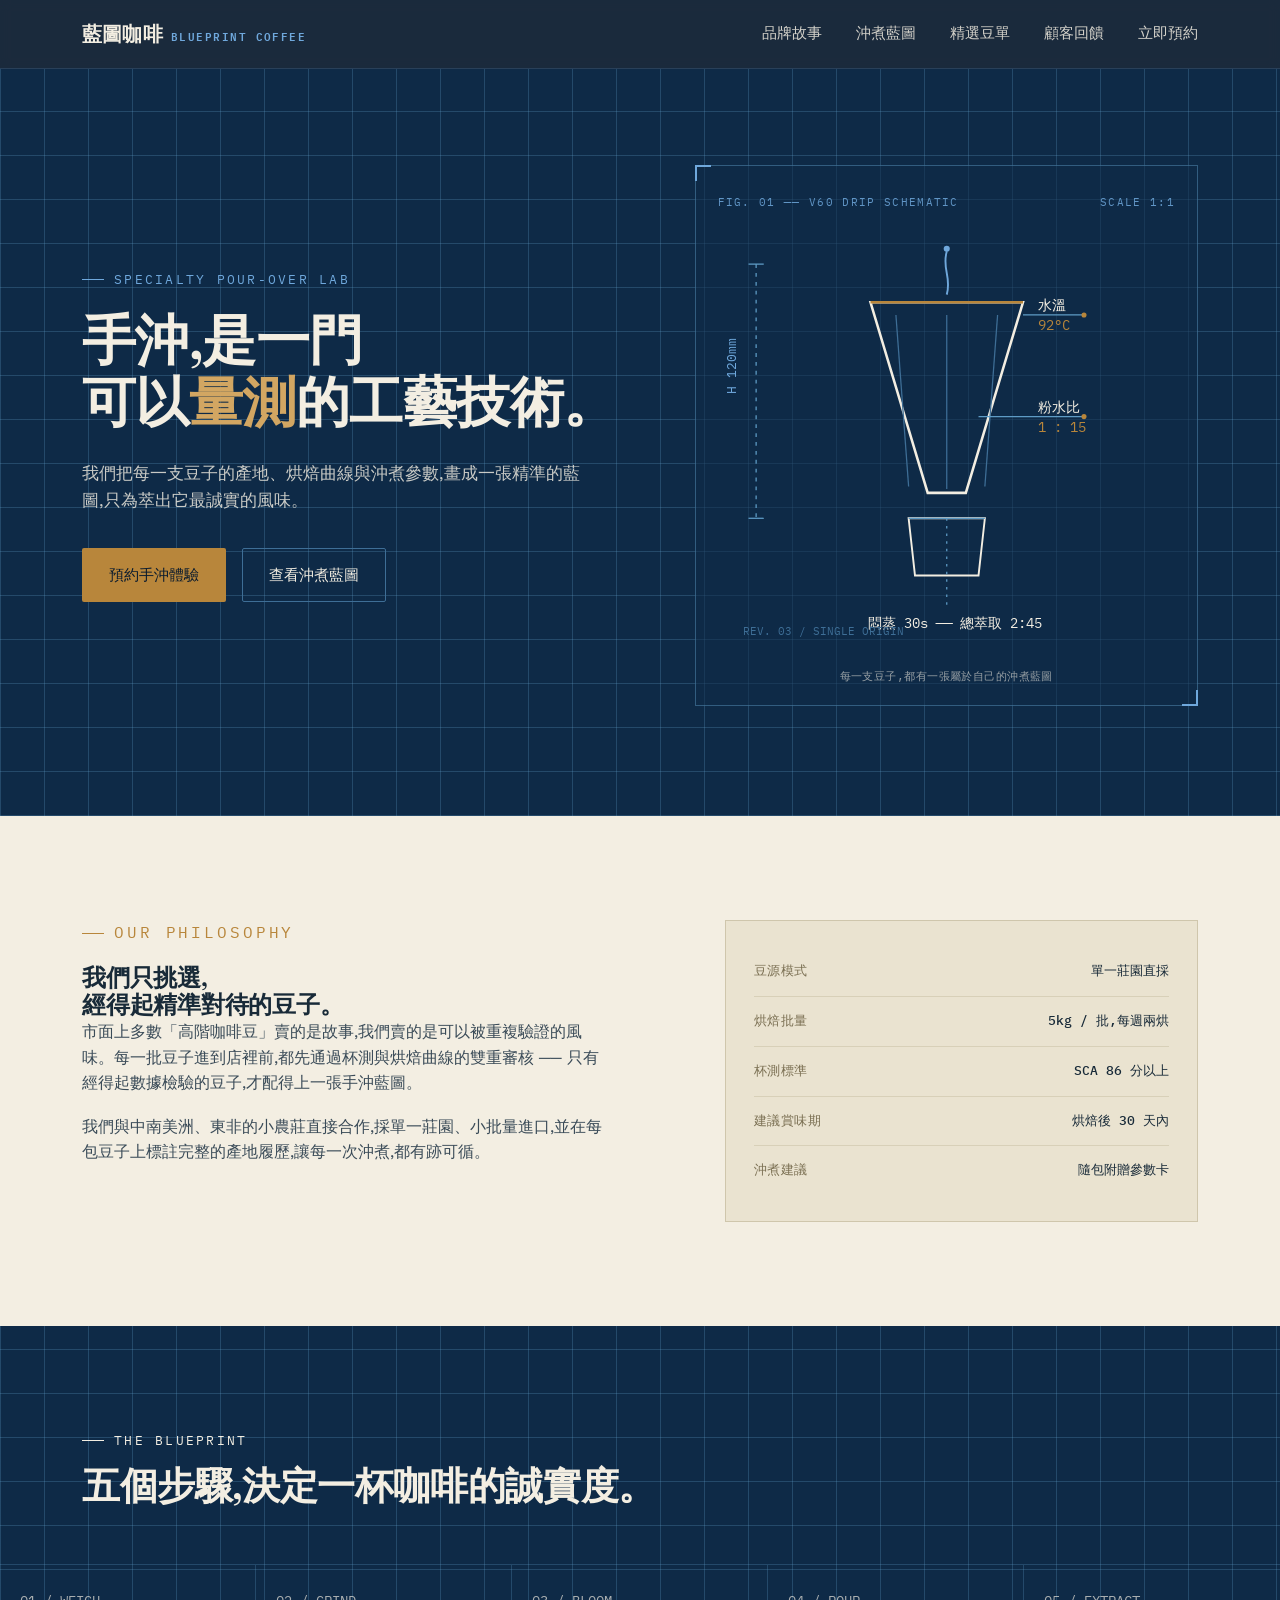
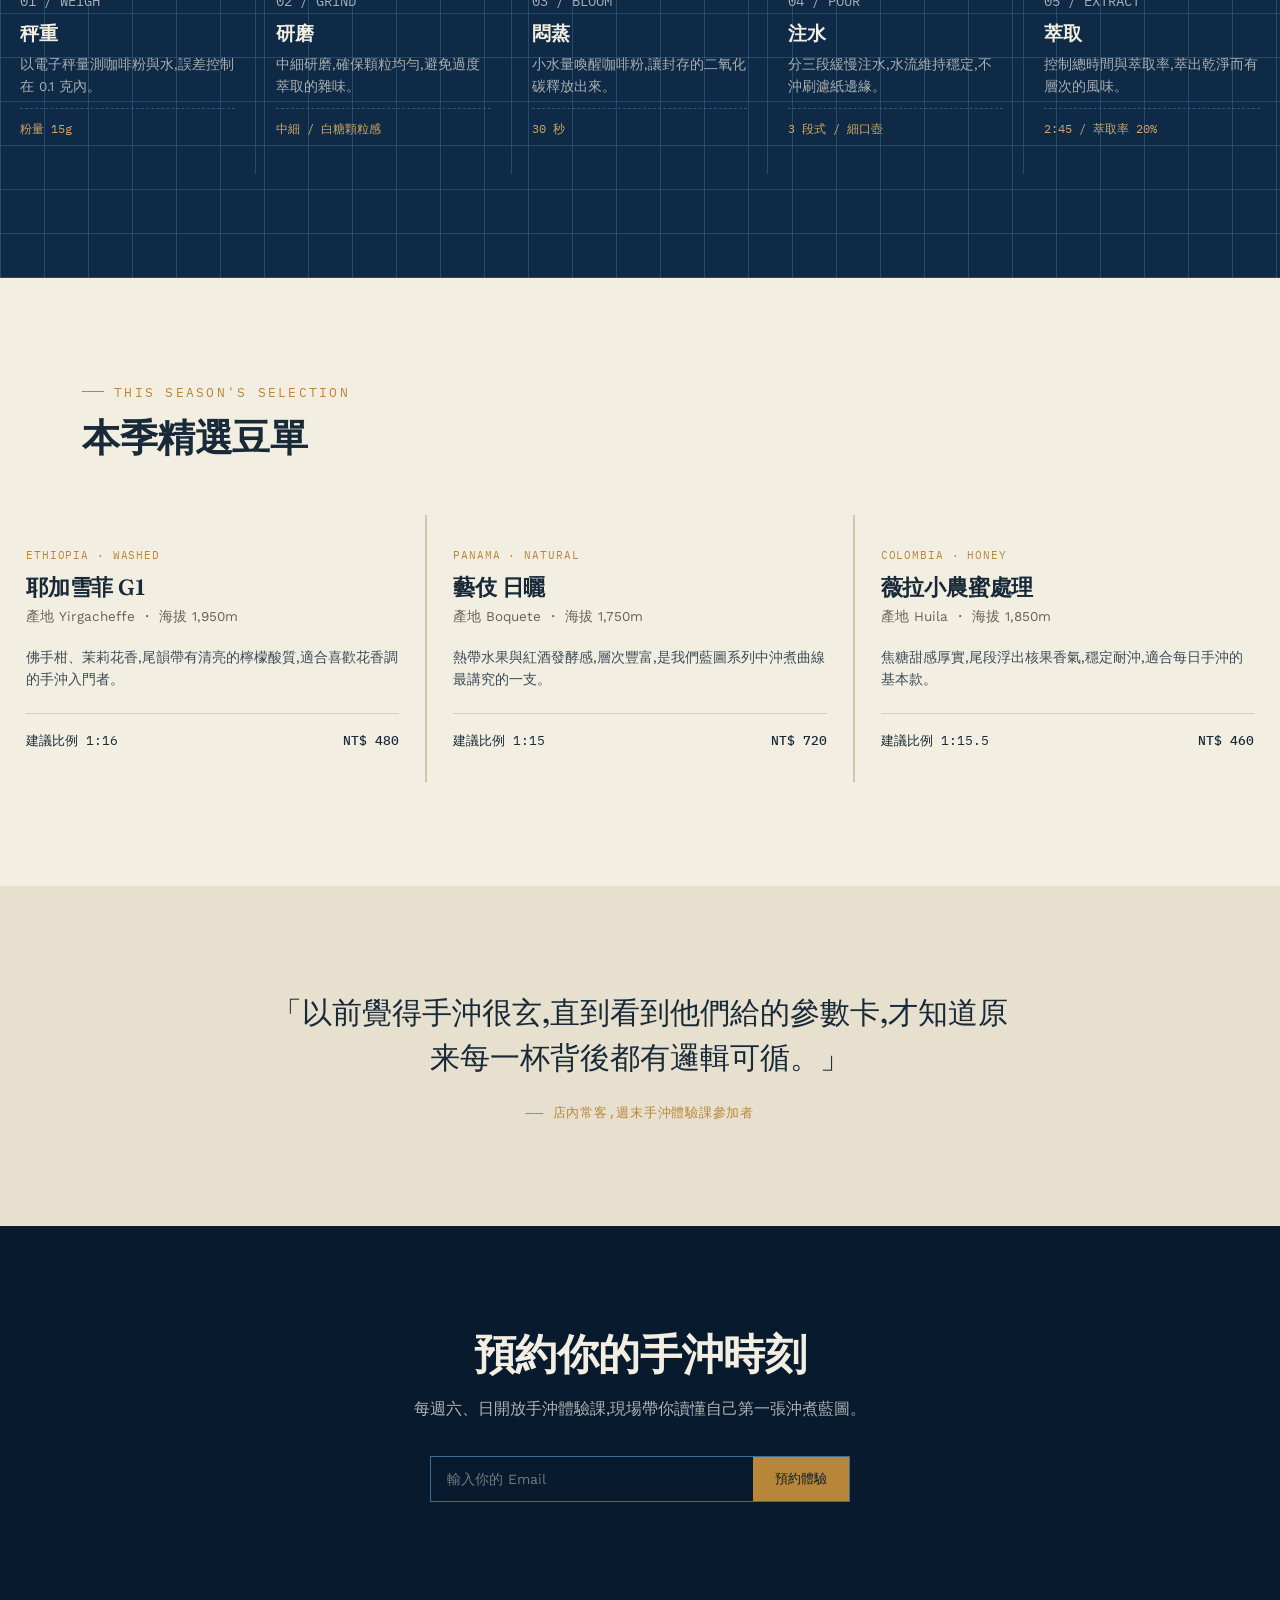
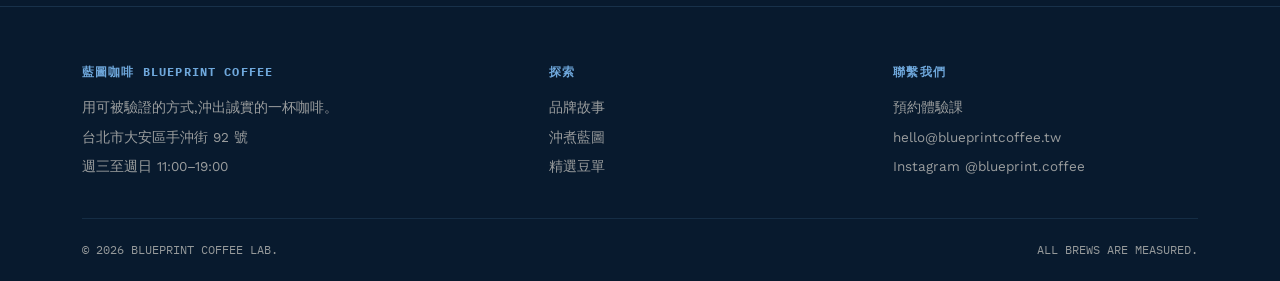
<file: week3/index.html>
<!DOCTYPE html>
<html lang="zh-Hant">
<head>
<meta charset="UTF-8">
<meta name="viewport" content="width=device-width, initial-scale=1.0">
<title>藍圖咖啡 Blueprint Coffee ── 精準手沖,誠實風味</title>
<link rel="preconnect" href="https://fonts.googleapis.com">
<link rel="preconnect" href="https://fonts.gstatic.com" crossorigin>
<link href="https://fonts.googleapis.com/css2?family=Fraunces:opsz,wght@9..144,400;9..144,500;9..144,600;9..144,700&family=Work+Sans:wght@300;400;500;600&family=IBM+Plex+Mono:wght@400;500&display=swap" rel="stylesheet">
<style>
  :root{
    --ink-black:#081A2E;
    --blueprint:#0E2A47;
    --blueprint-line:#3E6E96;
    --blueprint-line-soft:rgba(94,155,197,0.28);
    --paper:#F3EEE2;
    --paper-dim:#E7E0CE;
    --brass:#B8863B;
    --brass-light:#D2A662;
    --sky:#6FA8DC;
    --ink-on-paper:#182A38;
    --max-w:1180px;
  }

  *{margin:0;padding:0;box-sizing:border-box;}
  html{scroll-behavior:smooth;}
  body{
    font-family:'Work Sans', sans-serif;
    background:var(--paper);
    color:var(--ink-on-paper);
    line-height:1.6;
    -webkit-font-smoothing:antialiased;
  }
  a{color:inherit;text-decoration:none;}
  img,svg{display:block;max-width:100%;}
  .container{max-width:var(--max-w);margin:0 auto;padding:0 32px;}
  .eyebrow{
    font-family:'IBM Plex Mono', monospace;
    font-size:12.5px;
    letter-spacing:0.18em;
    text-transform:uppercase;
    display:flex;
    align-items:center;
    gap:10px;
  }
  .eyebrow::before{
    content:"";
    width:22px;height:1px;
    background:currentColor;
    display:inline-block;
  }
  h1,h2,h3{
    font-family:'Fraunces', serif;
    font-weight:600;
    line-height:1.15;
    letter-spacing:-0.01em;
  }
  .btn{
    display:inline-flex;
    align-items:center;
    gap:10px;
    padding:14px 26px;
    border-radius:2px;
    font-family:'Work Sans', sans-serif;
    font-size:15px;
    font-weight:500;
    border:1px solid transparent;
    cursor:pointer;
    transition:transform .25s ease, background .25s ease, border-color .25s ease, color .25s ease;
  }
  .btn:focus-visible{outline:2px solid var(--sky);outline-offset:3px;}
  .btn-primary{background:var(--brass);color:var(--ink-black);}
  .btn-primary:hover{background:var(--brass-light);transform:translateY(-1px);}
  .btn-ghost{border-color:var(--blueprint-line);color:var(--paper);}
  .btn-ghost:hover{border-color:var(--sky);color:var(--sky);}
  .btn-ghost.on-paper{border-color:var(--ink-on-paper);color:var(--ink-on-paper);}
  .btn-ghost.on-paper:hover{border-color:var(--brass);color:var(--brass);}

  /* ---------- NAV ---------- */
  header{
    position:sticky;top:0;z-index:50;
    background:rgba(8,26,46,0.92);
    backdrop-filter:blur(6px);
    border-bottom:1px solid rgba(94,155,197,0.2);
  }
  nav{
    max-width:var(--max-w);margin:0 auto;padding:18px 32px;
    display:flex;align-items:center;justify-content:space-between;
    color:var(--paper);
  }
  .logo{
    font-family:'Fraunces', serif;
    font-size:20px;font-weight:600;letter-spacing:0.01em;
    color:var(--paper);display:flex;align-items:baseline;gap:8px;
  }
  .logo span{
    font-family:'IBM Plex Mono', monospace;
    font-size:10.5px;letter-spacing:0.14em;color:var(--sky);
  }
  .nav-links{display:flex;gap:34px;font-size:14.5px;}
  .nav-links a{opacity:0.85;transition:opacity .2s;}
  .nav-links a:hover{opacity:1;color:var(--sky);}
  .nav-toggle{display:none;background:none;border:none;color:var(--paper);font-size:24px;cursor:pointer;}

  @media (max-width:860px){
    .nav-links{
      position:absolute;top:100%;left:0;right:0;
      background:var(--ink-black);
      flex-direction:column;gap:0;
      max-height:0;overflow:hidden;
      transition:max-height .3s ease;
    }
    .nav-links.open{max-height:320px;}
    .nav-links a{padding:16px 32px;border-top:1px solid rgba(94,155,197,0.15);}
    .nav-toggle{display:block;}
  }

  /* ---------- HERO ---------- */
  .hero{
    background:
      repeating-linear-gradient(0deg, var(--blueprint-line-soft) 0, var(--blueprint-line-soft) 1px, transparent 1px, transparent 44px),
      repeating-linear-gradient(90deg, var(--blueprint-line-soft) 0, var(--blueprint-line-soft) 1px, transparent 1px, transparent 44px),
      var(--blueprint);
    color:var(--paper);
    padding:96px 0 110px;
    position:relative;
    overflow:hidden;
  }
  .hero-grid{
    max-width:var(--max-w);margin:0 auto;padding:0 32px;
    display:grid;grid-template-columns:1.05fr 0.95fr;gap:56px;align-items:center;
  }
  .hero h1{font-size:clamp(34px,4.6vw,54px);margin:20px 0 26px;color:var(--paper);}
  .hero h1 em{font-style:normal;color:var(--brass-light);}
  .hero p.lede{font-size:17px;max-width:46ch;color:rgba(243,238,226,0.82);margin-bottom:34px;}
  .hero-cta{display:flex;gap:16px;flex-wrap:wrap;}
  .hero-eyebrow{color:var(--sky);margin-bottom:6px;}

  .blueprint-plate{
    position:relative;
    border:1px solid rgba(94,155,197,0.45);
    background:rgba(15,42,71,0.55);
    padding:28px 22px 20px;
  }
  .blueprint-plate::before,.blueprint-plate::after,
  .plate-corner-tl,.plate-corner-br{
    content:"";position:absolute;width:14px;height:14px;
    border-color:var(--sky);
  }
  .blueprint-plate::before{top:-1px;left:-1px;border-top:2px solid var(--sky);border-left:2px solid var(--sky);}
  .blueprint-plate::after{bottom:-1px;right:-1px;border-bottom:2px solid var(--sky);border-right:2px solid var(--sky);}
  .plate-label{
    font-family:'IBM Plex Mono', monospace;font-size:11px;letter-spacing:0.12em;
    color:var(--sky);display:flex;justify-content:space-between;margin-bottom:14px;opacity:0.85;
  }
  .plate-caption{
    font-family:'IBM Plex Mono', monospace;font-size:11px;color:rgba(243,238,226,0.6);
    text-align:center;margin-top:10px;letter-spacing:0.04em;
  }

  @media (max-width:900px){
    .hero-grid{grid-template-columns:1fr;}
    .hero{padding:64px 0 76px;}
  }

  /* ---------- SECTION SHARED ---------- */
  section{padding:104px 0;}
  .section-head{max-width:640px;margin-bottom:56px;}
  .section-head h2{font-size:clamp(26px,3.2vw,38px);margin-top:14px;}
  .on-dark{background:var(--ink-black);color:var(--paper);}
  .on-dark .eyebrow{color:var(--sky);}
  .on-paper .eyebrow{color:var(--brass);}

  /* ---------- ABOUT / SPEC SHEET ---------- */
  .about-grid{display:grid;grid-template-columns:1.1fr 0.9fr;gap:64px;align-items:start;}
  .about-grid p{font-size:16px;color:#3a4b58;max-width:52ch;margin-bottom:18px;}
  .spec-sheet{border:1px solid #cfc6ac;background:#EAE3D0;padding:26px 28px;}
  .spec-row{
    display:flex;justify-content:space-between;gap:20px;
    padding:14px 0;border-bottom:1px solid #d8d0b8;
    font-family:'IBM Plex Mono', monospace;font-size:13px;
  }
  .spec-row:last-child{border-bottom:none;}
  .spec-row dt{color:#7a6f52;letter-spacing:0.04em;}
  .spec-row dd{font-weight:500;color:var(--ink-on-paper);text-align:right;}

  @media (max-width:860px){ .about-grid{grid-template-columns:1fr;} }

  /* ---------- PROCESS BLUEPRINT ---------- */
  .process{
    background:
      repeating-linear-gradient(0deg, var(--blueprint-line-soft) 0, var(--blueprint-line-soft) 1px, transparent 1px, transparent 44px),
      repeating-linear-gradient(90deg, var(--blueprint-line-soft) 0, var(--blueprint-line-soft) 1px, transparent 1px, transparent 44px),
      var(--blueprint);
    color:var(--paper);
  }
  .steps{
    display:grid;grid-template-columns:repeat(5,1fr);gap:0;
    border-top:1px solid var(--blueprint-line-soft);
  }
  .step{
    padding:26px 20px;border-right:1px solid var(--blueprint-line-soft);position:relative;
  }
  .step:last-child{border-right:none;}
  .step-index{font-family:'IBM Plex Mono', monospace;font-size:12px;color:var(--sky);margin-bottom:14px;}
  .step h3{font-size:19px;color:var(--paper);margin-bottom:10px;font-weight:600;}
  .step p{font-size:13.5px;color:rgba(243,238,226,0.68);margin-bottom:10px;}
  .step .metric{
    font-family:'IBM Plex Mono', monospace;font-size:12px;color:var(--brass-light);
    border-top:1px dashed rgba(94,155,197,0.4);padding-top:10px;
  }
  @media (max-width:960px){
    .steps{grid-template-columns:1fr 1fr;}
    .step{border-right:1px solid var(--blueprint-line-soft);border-bottom:1px solid var(--blueprint-line-soft);}
    .step:nth-child(2n){border-right:none;}
  }
  @media (max-width:560px){
    .steps{grid-template-columns:1fr;}
    .step{border-right:none;}
  }

  /* ---------- BEANS ---------- */
  .bean-grid{display:grid;grid-template-columns:repeat(3,1fr);gap:2px;background:#cfc6ac;}
  .bean-card{
    background:var(--paper);padding:32px 26px;position:relative;
    display:flex;flex-direction:column;height:100%;
  }
  .bean-tag{
    font-family:'IBM Plex Mono', monospace;font-size:11px;color:var(--brass);
    letter-spacing:0.08em;margin-bottom:10px;
  }
  .bean-card h3{font-size:22px;margin-bottom:6px;}
  .bean-origin{font-size:13.5px;color:#6b6250;margin-bottom:18px;}
  .bean-notes{font-size:14px;color:#3a4b58;margin-bottom:22px;flex-grow:1;}
  .bean-meta{
    display:flex;justify-content:space-between;align-items:center;
    border-top:1px solid #d8d0b8;padding-top:16px;
    font-family:'IBM Plex Mono', monospace;font-size:12.5px;
  }
  .bean-price{color:var(--ink-on-paper);font-weight:500;}
  @media (max-width:900px){ .bean-grid{grid-template-columns:1fr 1fr;} }
  @media (max-width:600px){ .bean-grid{grid-template-columns:1fr;} }

  /* ---------- QUOTE ---------- */
  .quote-section{background:var(--paper-dim);}
  .quote-wrap{max-width:760px;margin:0 auto;text-align:center;}
  blockquote{
    font-family:'Fraunces', serif;font-size:clamp(22px,2.6vw,30px);
    font-weight:500;line-height:1.5;color:var(--ink-on-paper);margin-bottom:22px;
  }
  .quote-attr{font-family:'IBM Plex Mono', monospace;font-size:12.5px;color:var(--brass);letter-spacing:0.06em;}

  /* ---------- CTA / FOOTER ---------- */
  .cta-section{background:var(--ink-black);color:var(--paper);text-align:center;}
  .cta-section h2{font-size:clamp(28px,3.6vw,42px);margin-bottom:18px;}
  .cta-section p{color:rgba(243,238,226,0.72);max-width:48ch;margin:0 auto 34px;}
  .cta-form{
    display:flex;max-width:420px;margin:0 auto;gap:0;border:1px solid var(--blueprint-line);
  }
  .cta-form input{
    flex:1;background:transparent;border:none;padding:14px 16px;
    color:var(--paper);font-family:'Work Sans', sans-serif;font-size:14px;
  }
  .cta-form input::placeholder{color:rgba(243,238,226,0.45);}
  .cta-form input:focus{outline:none;}
  .cta-form button{
    background:var(--brass);color:var(--ink-black);border:none;
    padding:0 22px;font-weight:500;cursor:pointer;font-family:'Work Sans', sans-serif;
    transition:background .2s;
  }
  .cta-form button:hover{background:var(--brass-light);}

  footer{background:var(--ink-black);border-top:1px solid rgba(94,155,197,0.18);color:rgba(243,238,226,0.6);}
  .footer-grid{
    display:grid;grid-template-columns:1.4fr 1fr 1fr;gap:40px;padding:56px 0 32px;
    font-size:13.5px;
  }
  .footer-grid h4{
    font-family:'IBM Plex Mono', monospace;font-size:11.5px;letter-spacing:0.1em;
    color:var(--sky);margin-bottom:16px;text-transform:uppercase;
  }
  .footer-grid p, .footer-grid a{display:block;margin-bottom:8px;color:rgba(243,238,226,0.62);}
  .footer-grid a:hover{color:var(--paper);}
  .footer-bottom{
    border-top:1px solid rgba(94,155,197,0.15);padding:22px 0;
    font-family:'IBM Plex Mono', monospace;font-size:11.5px;
    display:flex;justify-content:space-between;flex-wrap:wrap;gap:10px;
  }
  @media (max-width:700px){ .footer-grid{grid-template-columns:1fr;} }

  /* ---------- REVEAL ---------- */
  .reveal{opacity:0;transform:translateY(18px);transition:opacity .7s ease, transform .7s ease;}
  .reveal.in{opacity:1;transform:translateY(0);}
  @media (prefers-reduced-motion: reduce){
    .reveal{opacity:1;transform:none;transition:none;}
    html{scroll-behavior:auto;}
  }
</style>
</head>
<body>

<header>
  <nav>
    <a href="#top" class="logo">藍圖咖啡<span>BLUEPRINT COFFEE</span></a>
    <button class="nav-toggle" id="navToggle" aria-label="開啟選單" aria-expanded="false">☰</button>
    <div class="nav-links" id="navLinks">
      <a href="#about">品牌故事</a>
      <a href="#process">沖煮藍圖</a>
      <a href="#beans">精選豆單</a>
      <a href="#quote">顧客回饋</a>
      <a href="#cta">立即預約</a>
    </div>
  </nav>
</header>

<section class="hero" id="top">
  <div class="hero-grid">
    <div>
      <p class="eyebrow hero-eyebrow">SPECIALTY POUR-OVER LAB</p>
      <h1>手沖,是一門<br>可以<em>量測</em>的工藝技術。</h1>
      <p class="lede">我們把每一支豆子的產地、烘焙曲線與沖煮參數,畫成一張精準的藍圖,只為萃出它最誠實的風味。</p>
      <div class="hero-cta">
        <a href="#cta" class="btn btn-primary">預約手沖體驗</a>
        <a href="#process" class="btn btn-ghost">查看沖煮藍圖</a>
      </div>
    </div>

    <div class="blueprint-plate reveal">
      <div class="plate-label"><span>FIG. 01 ── V60 DRIP SCHEMATIC</span><span>SCALE 1:1</span></div>
      <svg viewBox="0 0 360 340" xmlns="http://www.w3.org/2000/svg" role="img" aria-label="V60 手沖濾杯示意圖,標註水溫、粉水比、悶蒸與總萃取時間">
        <!-- dimension lines -->
        <line x1="30" y1="30" x2="30" y2="230" stroke="#5E9BC5" stroke-width="1" stroke-dasharray="3 4"/>
        <line x1="24" y1="30" x2="36" y2="30" stroke="#5E9BC5" stroke-width="1"/>
        <line x1="24" y1="230" x2="36" y2="230" stroke="#5E9BC5" stroke-width="1"/>
        <text x="14" y="132" fill="#6FA8DC" font-size="10" font-family="IBM Plex Mono, monospace" transform="rotate(-90 14 132)">H 120mm</text>

        <!-- dripper cone -->
        <path d="M120 60 L240 60 L195 210 L165 210 Z" fill="none" stroke="#F3EEE2" stroke-width="2"/>
        <path d="M120 60 L240 60" stroke="#B8863B" stroke-width="2"/>
        <!-- ribs -->
        <line x1="140" y1="70" x2="150" y2="205" stroke="#3E6E96" stroke-width="1"/>
        <line x1="180" y1="70" x2="180" y2="207" stroke="#3E6E96" stroke-width="1"/>
        <line x1="220" y1="70" x2="210" y2="205" stroke="#3E6E96" stroke-width="1"/>

        <!-- server -->
        <path d="M150 230 L210 230 L205 275 L155 275 Z" fill="none" stroke="#F3EEE2" stroke-width="1.5"/>
        <line x1="150" y1="230" x2="210" y2="230" stroke="#5E9BC5" stroke-width="1"/>

        <!-- pour line + droplets -->
        <path d="M180 20 C176 34, 184 40, 180 54" stroke="#6FA8DC" stroke-width="1.5" fill="none"/>
        <circle cx="180" cy="18" r="2.4" fill="#6FA8DC"/>

        <!-- annotation callouts -->
        <line x1="240" y1="70" x2="288" y2="70" stroke="#5E9BC5" stroke-width="1"/>
        <circle cx="288" cy="70" r="2" fill="#B8863B"/>
        <text x="252" y="66" fill="#F3EEE2" font-size="11" font-family="IBM Plex Mono, monospace">水溫</text>
        <text x="252" y="82" fill="#B8863B" font-size="11" font-family="IBM Plex Mono, monospace">92°C</text>

        <line x1="205" y1="150" x2="288" y2="150" stroke="#5E9BC5" stroke-width="1"/>
        <circle cx="288" cy="150" r="2" fill="#B8863B"/>
        <text x="252" y="146" fill="#F3EEE2" font-size="11" font-family="IBM Plex Mono, monospace">粉水比</text>
        <text x="252" y="162" fill="#B8863B" font-size="11" font-family="IBM Plex Mono, monospace">1 : 15</text>

        <line x1="180" y1="230" x2="180" y2="300" stroke="#5E9BC5" stroke-width="1" stroke-dasharray="2 4"/>
        <text x="118" y="316" fill="#F3EEE2" font-size="11" font-family="IBM Plex Mono, monospace">悶蒸 30s ── 總萃取 2:45</text>

        <!-- corner tick -->
        <text x="20" y="322" fill="#3E6E96" font-size="9" font-family="IBM Plex Mono, monospace">REV. 03 / SINGLE ORIGIN</text>
      </svg>
      <p class="plate-caption">每一支豆子,都有一張屬於自己的沖煮藍圖</p>
    </div>
  </div>
</section>

<section class="on-paper" id="about">
  <div class="container">
    <div class="about-grid">
      <div class="reveal">
        <p class="eyebrow">OUR PHILOSOPHY</p>
        <h2>我們只挑選,<br>經得起精準對待的豆子。</h2>
        <p>市面上多數「高階咖啡豆」賣的是故事,我們賣的是可以被重複驗證的風味。每一批豆子進到店裡前,都先通過杯測與烘焙曲線的雙重審核 ── 只有經得起數據檢驗的豆子,才配得上一張手沖藍圖。</p>
        <p>我們與中南美洲、東非的小農莊直接合作,採單一莊園、小批量進口,並在每包豆子上標註完整的產地履歷,讓每一次沖煮,都有跡可循。</p>
      </div>
      <dl class="spec-sheet reveal">
        <div class="spec-row"><dt>豆源模式</dt><dd>單一莊園直採</dd></div>
        <div class="spec-row"><dt>烘焙批量</dt><dd>5kg / 批,每週兩烘</dd></div>
        <div class="spec-row"><dt>杯測標準</dt><dd>SCA 86 分以上</dd></div>
        <div class="spec-row"><dt>建議賞味期</dt><dd>烘焙後 30 天內</dd></div>
        <div class="spec-row"><dt>沖煮建議</dt><dd>隨包附贈參數卡</dd></div>
      </dl>
    </div>
  </div>
</section>

<section class="process" id="process">
  <div class="container">
    <div class="section-head reveal">
      <p class="eyebrow">THE BLUEPRINT</p>
      <h2>五個步驟,決定一杯咖啡的誠實度。</h2>
    </div>
  </div>
  <div class="steps reveal">
    <div class="step">
      <p class="step-index">01 / WEIGH</p>
      <h3>秤重</h3>
      <p>以電子秤量測咖啡粉與水,誤差控制在 0.1 克內。</p>
      <p class="metric">粉量 15g</p>
    </div>
    <div class="step">
      <p class="step-index">02 / GRIND</p>
      <h3>研磨</h3>
      <p>中細研磨,確保顆粒均勻,避免過度萃取的雜味。</p>
      <p class="metric">中細 / 白糖顆粒感</p>
    </div>
    <div class="step">
      <p class="step-index">03 / BLOOM</p>
      <h3>悶蒸</h3>
      <p>小水量喚醒咖啡粉,讓封存的二氧化碳釋放出來。</p>
      <p class="metric">30 秒</p>
    </div>
    <div class="step">
      <p class="step-index">04 / POUR</p>
      <h3>注水</h3>
      <p>分三段緩慢注水,水流維持穩定,不沖刷濾紙邊緣。</p>
      <p class="metric">3 段式 / 細口壺</p>
    </div>
    <div class="step">
      <p class="step-index">05 / EXTRACT</p>
      <h3>萃取</h3>
      <p>控制總時間與萃取率,萃出乾淨而有層次的風味。</p>
      <p class="metric">2:45 / 萃取率 20%</p>
    </div>
  </div>
</section>

<section class="on-paper" id="beans">
  <div class="container">
    <div class="section-head reveal">
      <p class="eyebrow">THIS SEASON'S SELECTION</p>
      <h2>本季精選豆單</h2>
    </div>
  </div>
  <div class="bean-grid reveal">
    <div class="bean-card">
      <p class="bean-tag">ETHIOPIA · WASHED</p>
      <h3>耶加雪菲 G1</h3>
      <p class="bean-origin">產地 Yirgacheffe ・ 海拔 1,950m</p>
      <p class="bean-notes">佛手柑、茉莉花香,尾韻帶有清亮的檸檬酸質,適合喜歡花香調的手沖入門者。</p>
      <div class="bean-meta"><span>建議比例 1:16</span><span class="bean-price">NT$ 480</span></div>
    </div>
    <div class="bean-card">
      <p class="bean-tag">PANAMA · NATURAL</p>
      <h3>藝伎 日曬</h3>
      <p class="bean-origin">產地 Boquete ・ 海拔 1,750m</p>
      <p class="bean-notes">熱帶水果與紅酒發酵感,層次豐富,是我們藍圖系列中沖煮曲線最講究的一支。</p>
      <div class="bean-meta"><span>建議比例 1:15</span><span class="bean-price">NT$ 720</span></div>
    </div>
    <div class="bean-card">
      <p class="bean-tag">COLOMBIA · HONEY</p>
      <h3>薇拉小農蜜處理</h3>
      <p class="bean-origin">產地 Huila ・ 海拔 1,850m</p>
      <p class="bean-notes">焦糖甜感厚實,尾段浮出核果香氣,穩定耐沖,適合每日手沖的基本款。</p>
      <div class="bean-meta"><span>建議比例 1:15.5</span><span class="bean-price">NT$ 460</span></div>
    </div>
  </div>
</section>

<section class="quote-section" id="quote">
  <div class="container">
    <div class="quote-wrap reveal">
      <blockquote>「以前覺得手沖很玄,直到看到他們給的參數卡,才知道原来每一杯背後都有邏輯可循。」</blockquote>
      <p class="quote-attr">── 店內常客,週末手沖體驗課參加者</p>
    </div>
  </div>
</section>

<section class="cta-section" id="cta">
  <div class="container">
    <h2 class="reveal">預約你的手沖時刻</h2>
    <p class="reveal">每週六、日開放手沖體驗課,現場帶你讀懂自己第一張沖煮藍圖。</p>
    <form class="cta-form reveal" onsubmit="event.preventDefault(); this.querySelector('button').textContent='已收到,我們會盡快聯繫';">
      <input type="email" placeholder="輸入你的 Email" required aria-label="Email">
      <button type="submit">預約體驗</button>
    </form>
  </div>
</section>

<footer>
  <div class="container">
    <div class="footer-grid">
      <div>
        <h4>藍圖咖啡 BLUEPRINT COFFEE</h4>
        <p>用可被驗證的方式,沖出誠實的一杯咖啡。</p>
        <p>台北市大安區手沖街 92 號</p>
        <p>週三至週日 11:00–19:00</p>
      </div>
      <div>
        <h4>探索</h4>
        <a href="#about">品牌故事</a>
        <a href="#process">沖煮藍圖</a>
        <a href="#beans">精選豆單</a>
      </div>
      <div>
        <h4>聯繫我們</h4>
        <a href="#cta">預約體驗課</a>
        <a href="mailto:hello@blueprintcoffee.tw">hello@blueprintcoffee.tw</a>
        <a href="#top">Instagram @blueprint.coffee</a>
      </div>
    </div>
    <div class="footer-bottom">
      <span>© 2026 BLUEPRINT COFFEE LAB.</span>
      <span>ALL BREWS ARE MEASURED.</span>
    </div>
  </div>
</footer>

<script>
  // mobile nav toggle
  const navToggle = document.getElementById('navToggle');
  const navLinks = document.getElementById('navLinks');
  navToggle.addEventListener('click', () => {
    const isOpen = navLinks.classList.toggle('open');
    navToggle.setAttribute('aria-expanded', isOpen);
  });
  navLinks.querySelectorAll('a').forEach(a => a.addEventListener('click', () => {
    navLinks.classList.remove('open');
    navToggle.setAttribute('aria-expanded', 'false');
  }));

  // scroll reveal
  const prefersReduced = window.matchMedia('(prefers-reduced-motion: reduce)').matches;
  if (!prefersReduced && 'IntersectionObserver' in window) {
    const io = new IntersectionObserver((entries) => {
      entries.forEach(entry => {
        if (entry.isIntersecting) {
          entry.target.classList.add('in');
          io.unobserve(entry.target);
        }
      });
    }, { threshold: 0.15 });
    document.querySelectorAll('.reveal').forEach(el => io.observe(el));
  } else {
    document.querySelectorAll('.reveal').forEach(el => el.classList.add('in'));
  }
</script>

</body>
</html>
</file>
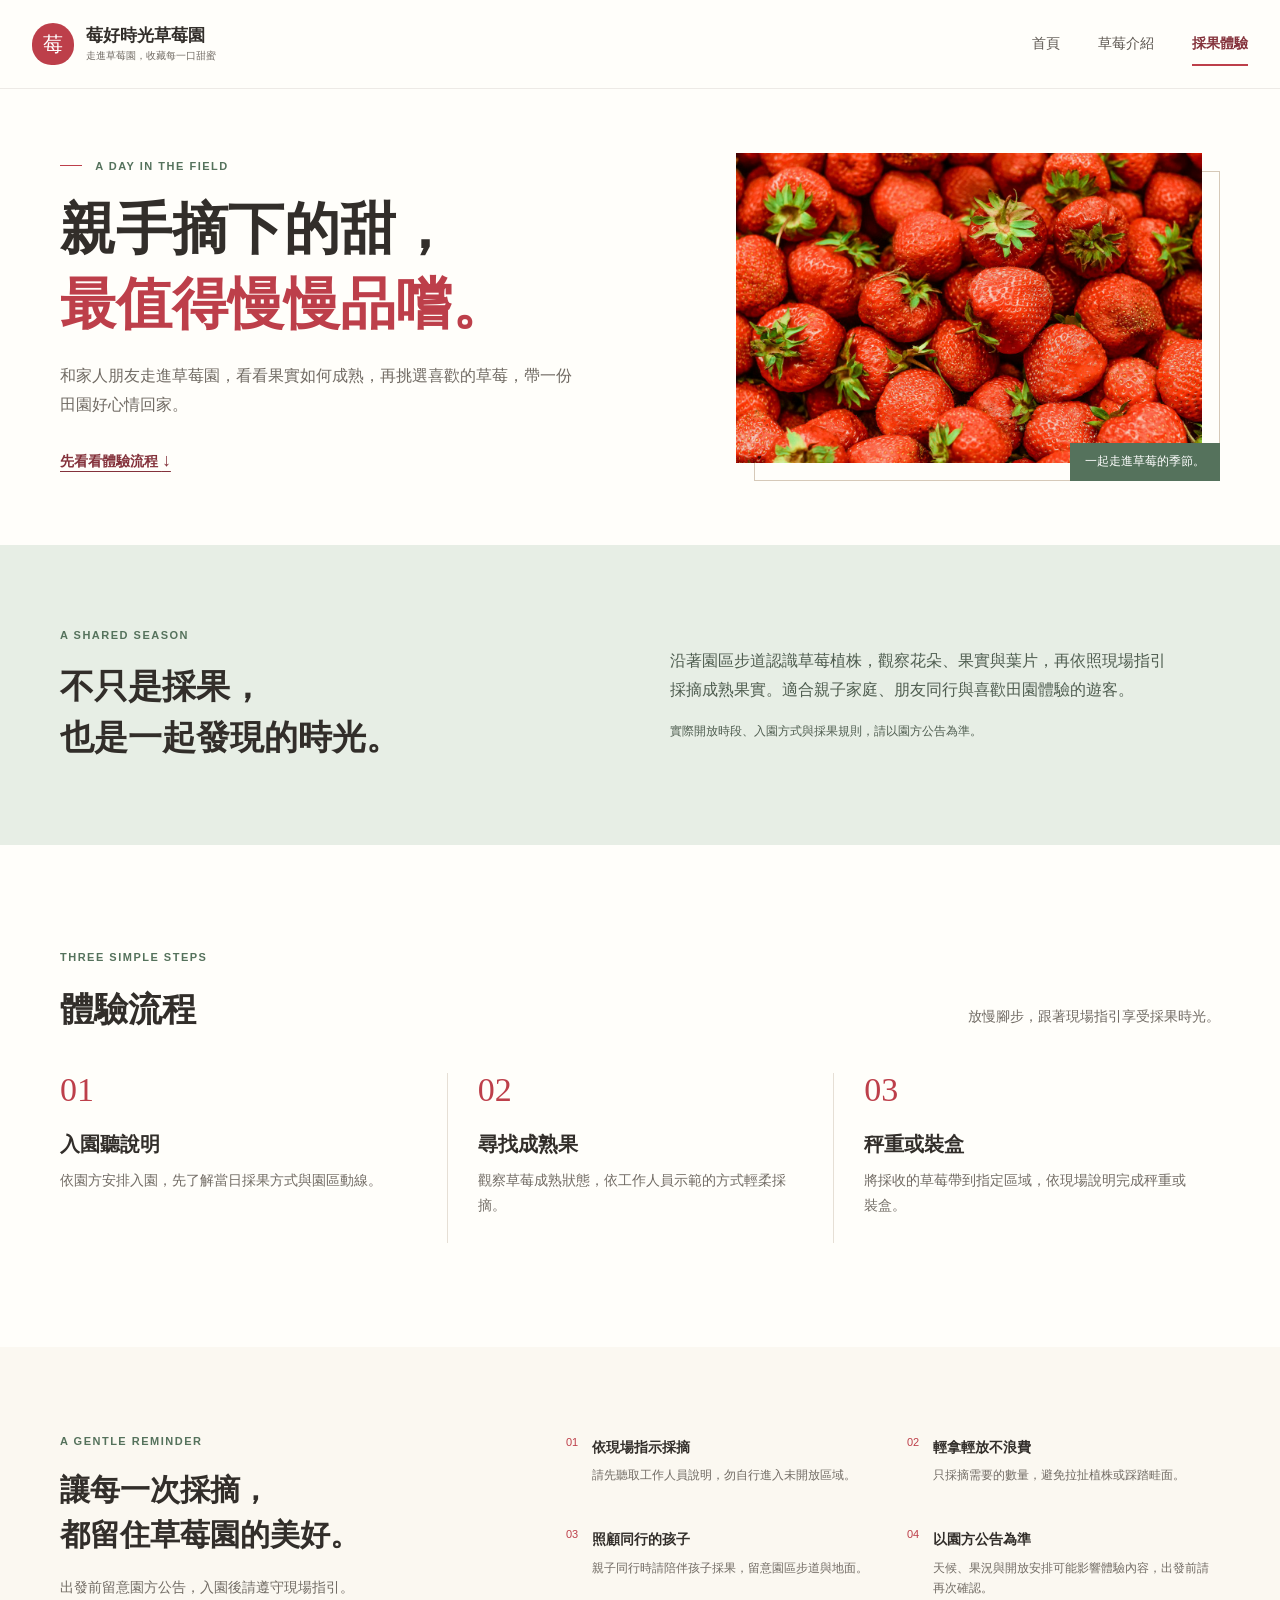
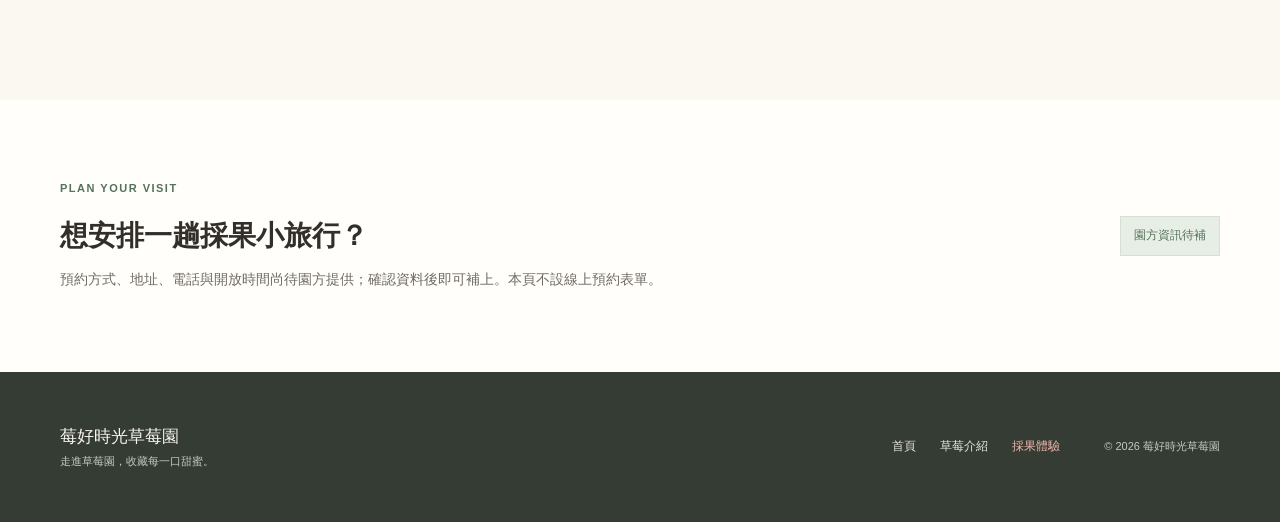
<file: pages/experience.html>
<!doctype html>
<html lang="zh-Hant">
<head>
  <meta charset="utf-8">
  <meta name="viewport" content="width=device-width, initial-scale=1">
  <meta name="description" content="了解莓好時光草莓園採果體驗流程、參加對象與入園注意事項。">
  <title>採果體驗｜莓好時光草莓園</title>
  <link rel="stylesheet" href="assets/css/site.css">
  <script src="assets/js/site.js" defer></script>
</head>
<body>
  <a class="skip-link" href="#main">跳至主要內容</a>
  <header class="site-header">
    <div class="header-inner">
      <a class="brand" href="index.html" aria-label="莓好時光草莓園首頁">
        <span class="brand-mark" aria-hidden="true">莓</span>
        <span class="brand-copy"><strong>莓好時光草莓園</strong><small>走進草莓園，收藏每一口甜蜜</small></span>
      </a>
      <button class="menu-toggle" type="button" aria-expanded="false" aria-controls="site-nav" aria-label="開啟導覽選單">
        <span></span><span></span><span></span>
      </button>
      <nav class="site-nav" id="site-nav" aria-label="主要導覽">
        <a href="index.html">首頁</a>
        <a href="strawberry.html">草莓介紹</a>
        <a href="experience.html" aria-current="page">採果體驗</a>
      </nav>
    </div>
  </header>

  <main id="main">
    <section class="page-hero page-width experience-hero">
      <div><p class="eyebrow"><span></span> A DAY IN THE FIELD</p><h1>親手摘下的甜，<br><em>最值得慢慢品嚐。</em></h1><p>和家人朋友走進草莓園，看看果實如何成熟，再挑選喜歡的草莓，帶一份田園好心情回家。</p><a class="text-link" href="#steps">先看看體驗流程 <span aria-hidden="true">↓</span></a></div>
      <figure class="page-hero-image experience-image"><img src="assets/images/strawberries.jpg" alt="鮮紅飽滿的草莓果實近景"><figcaption>一起走進草莓的季節。</figcaption></figure>
    </section>

    <section class="experience-band">
      <div class="page-width experience-summary">
        <div><p class="eyebrow">A SHARED SEASON</p><h2>不只是採果，<br>也是一起發現的時光。</h2></div>
        <div><p>沿著園區步道認識草莓植株，觀察花朵、果實與葉片，再依照現場指引採摘成熟果實。適合親子家庭、朋友同行與喜歡田園體驗的遊客。</p><p class="small-note">實際開放時段、入園方式與採果規則，請以園方公告為準。</p></div>
      </div>
    </section>

    <section class="page-width section-space" id="steps" aria-labelledby="steps-title">
      <div class="section-heading"><div><p class="eyebrow">THREE SIMPLE STEPS</p><h2 id="steps-title">體驗流程</h2></div><p>放慢腳步，跟著現場指引享受採果時光。</p></div>
      <ol class="experience-steps">
        <li><span class="step-number">01</span><div><h3>入園聽說明</h3><p>依園方安排入園，先了解當日採果方式與園區動線。</p></div></li>
        <li><span class="step-number">02</span><div><h3>尋找成熟果</h3><p>觀察草莓成熟狀態，依工作人員示範的方式輕柔採摘。</p></div></li>
        <li><span class="step-number">03</span><div><h3>秤重或裝盒</h3><p>將採收的草莓帶到指定區域，依現場說明完成秤重或裝盒。</p></div></li>
      </ol>
    </section>

    <section class="notice-section">
      <div class="page-width notice-layout">
        <div><p class="eyebrow">A GENTLE REMINDER</p><h2>讓每一次採摘，<br>都留住草莓園的美好。</h2><p>出發前留意園方公告，入園後請遵守現場指引。</p></div>
        <ul class="notice-list">
          <li><span aria-hidden="true">01</span><div><strong>依現場指示採摘</strong><p>請先聽取工作人員說明，勿自行進入未開放區域。</p></div></li>
          <li><span aria-hidden="true">02</span><div><strong>輕拿輕放不浪費</strong><p>只採摘需要的數量，避免拉扯植株或踩踏畦面。</p></div></li>
          <li><span aria-hidden="true">03</span><div><strong>照顧同行的孩子</strong><p>親子同行時請陪伴孩子採果，留意園區步道與地面。</p></div></li>
          <li><span aria-hidden="true">04</span><div><strong>以園方公告為準</strong><p>天候、果況與開放安排可能影響體驗內容，出發前請再次確認。</p></div></li>
        </ul>
      </div>
    </section>

    <section class="contact-section page-width">
      <div><p class="eyebrow">PLAN YOUR VISIT</p><h2>想安排一趟採果小旅行？</h2><p>預約方式、地址、電話與開放時間尚待園方提供；確認資料後即可補上。本頁不設線上預約表單。</p></div>
      <span class="contact-status">園方資訊待補</span>
    </section>
  </main>

  <footer class="site-footer"><div class="footer-inner page-width">
    <a class="footer-brand" href="index.html">莓好時光草莓園<small>走進草莓園，收藏每一口甜蜜。</small></a>
    <nav class="footer-nav" aria-label="頁尾導覽"><a href="index.html">首頁</a><a href="strawberry.html">草莓介紹</a><a href="experience.html" aria-current="page">採果體驗</a></nav>
    <p class="copyright">© 2026 莓好時光草莓園</p>
  </div></footer>
</body>
</html>
</file>
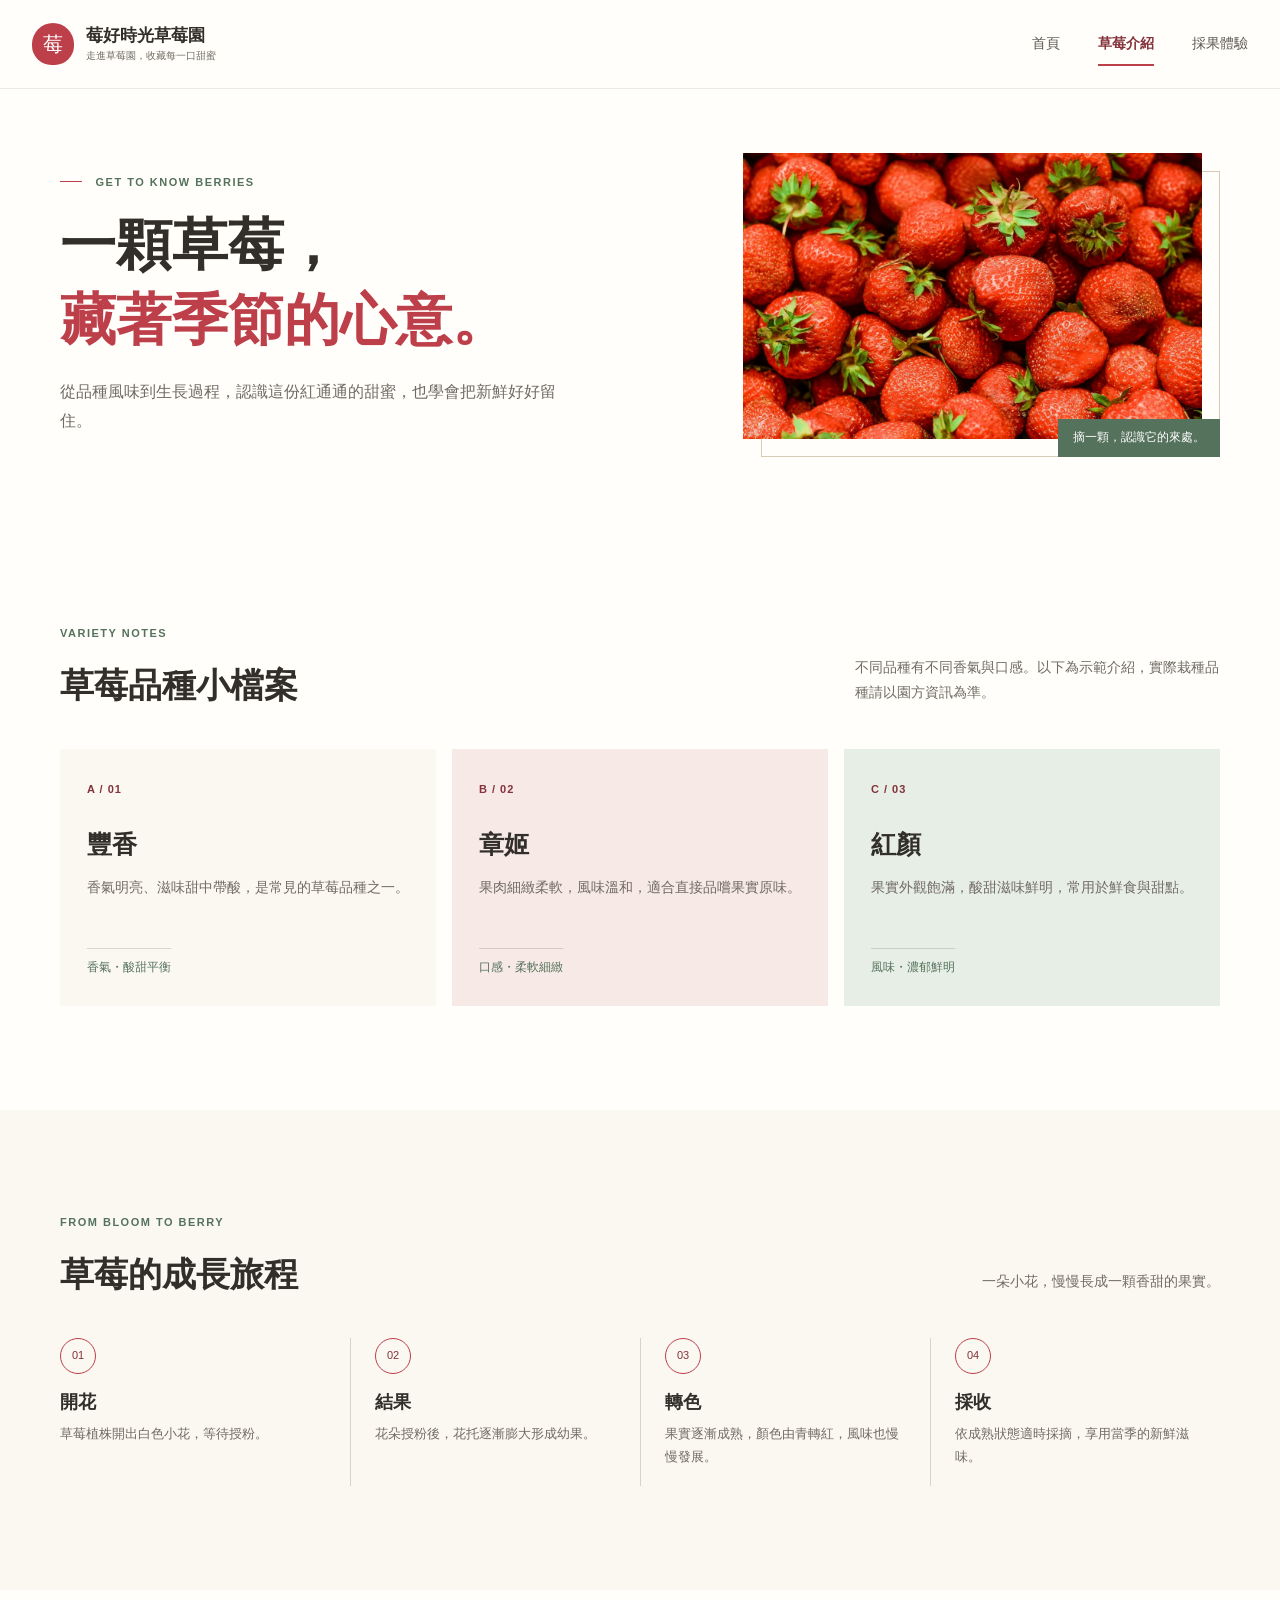
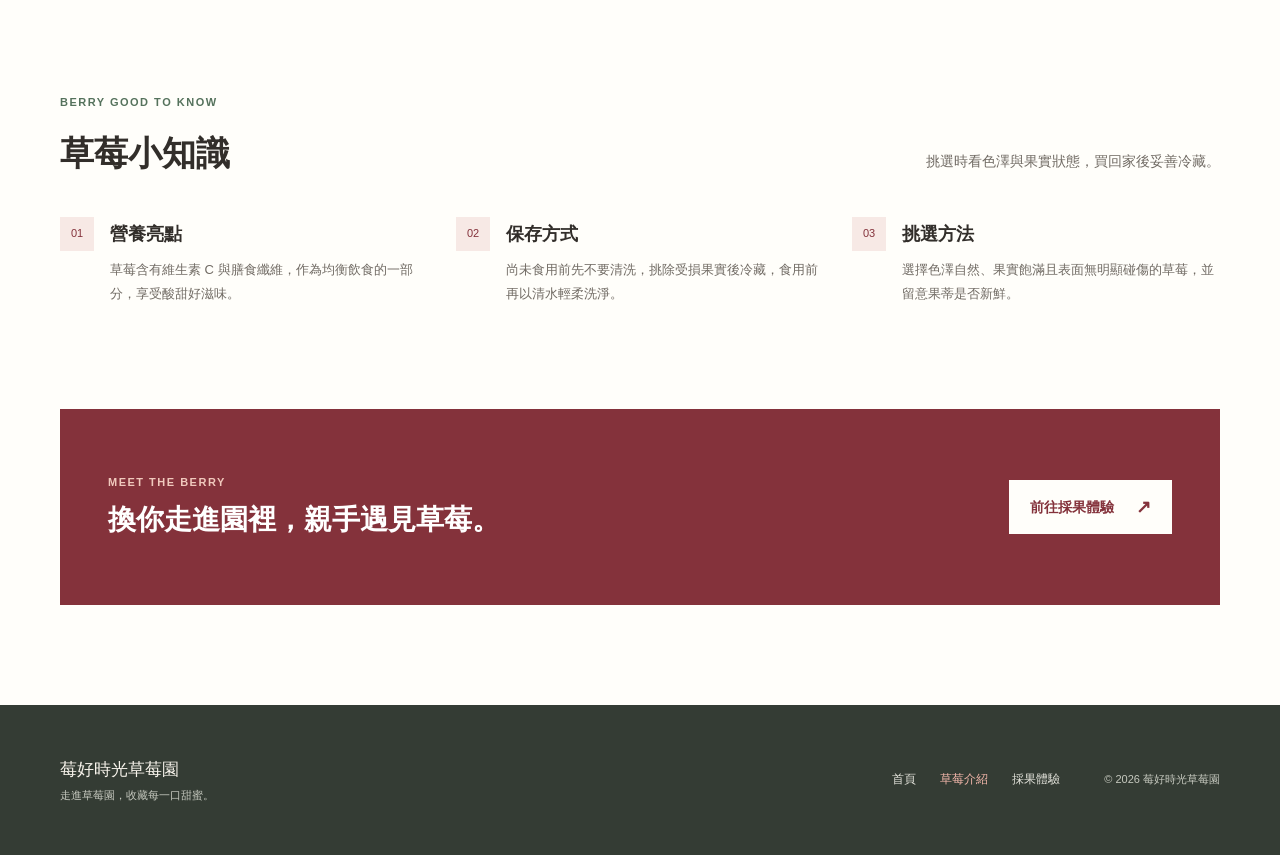
<file: pages/strawberry.html>
<!doctype html>
<html lang="zh-Hant">
<head>
  <meta charset="utf-8">
  <meta name="viewport" content="width=device-width, initial-scale=1">
  <meta name="description" content="認識草莓品種、生長過程，以及挑選與保存草莓的小知識。">
  <title>草莓介紹｜莓好時光草莓園</title>
  <link rel="stylesheet" href="assets/css/site.css">
  <script src="assets/js/site.js" defer></script>
</head>
<body>
  <a class="skip-link" href="#main">跳至主要內容</a>
  <header class="site-header">
    <div class="header-inner">
      <a class="brand" href="index.html" aria-label="莓好時光草莓園首頁">
        <span class="brand-mark" aria-hidden="true">莓</span>
        <span class="brand-copy"><strong>莓好時光草莓園</strong><small>走進草莓園，收藏每一口甜蜜</small></span>
      </a>
      <button class="menu-toggle" type="button" aria-expanded="false" aria-controls="site-nav" aria-label="開啟導覽選單">
        <span></span><span></span><span></span>
      </button>
      <nav class="site-nav" id="site-nav" aria-label="主要導覽">
        <a href="index.html">首頁</a>
        <a href="strawberry.html" aria-current="page">草莓介紹</a>
        <a href="experience.html">採果體驗</a>
      </nav>
    </div>
  </header>

  <main id="main">
    <section class="page-hero page-width">
      <div><p class="eyebrow"><span></span> GET TO KNOW BERRIES</p><h1>一顆草莓，<br><em>藏著季節的心意。</em></h1><p>從品種風味到生長過程，認識這份紅通通的甜蜜，也學會把新鮮好好留住。</p></div>
      <figure class="page-hero-image"><img src="assets/images/strawberries.jpg" alt="鮮紅飽滿的草莓果實近景"><figcaption>摘一顆，認識它的來處。</figcaption></figure>
    </section>

    <section class="page-width section-space" aria-labelledby="variety-title">
      <div class="section-heading">
        <div><p class="eyebrow">VARIETY NOTES</p><h2 id="variety-title">草莓品種小檔案</h2></div>
        <p>不同品種有不同香氣與口感。以下為示範介紹，實際栽種品種請以園方資訊為準。</p>
      </div>
      <div class="variety-grid">
        <article class="variety-card"><span class="variety-index">A / 01</span><h3>豐香</h3><p>香氣明亮、滋味甜中帶酸，是常見的草莓品種之一。</p><span class="taste-note">香氣・酸甜平衡</span></article>
        <article class="variety-card variety-card-red"><span class="variety-index">B / 02</span><h3>章姬</h3><p>果肉細緻柔軟，風味溫和，適合直接品嚐果實原味。</p><span class="taste-note">口感・柔軟細緻</span></article>
        <article class="variety-card variety-card-green"><span class="variety-index">C / 03</span><h3>紅顏</h3><p>果實外觀飽滿，酸甜滋味鮮明，常用於鮮食與甜點。</p><span class="taste-note">風味・濃郁鮮明</span></article>
      </div>
    </section>

    <section class="growth-section">
      <div class="page-width section-space">
        <div class="section-heading"><div><p class="eyebrow">FROM BLOOM TO BERRY</p><h2>草莓的成長旅程</h2></div><p>一朵小花，慢慢長成一顆香甜的果實。</p></div>
        <ol class="growth-list">
          <li><span class="growth-step">01</span><div><h3>開花</h3><p>草莓植株開出白色小花，等待授粉。</p></div></li>
          <li><span class="growth-step">02</span><div><h3>結果</h3><p>花朵授粉後，花托逐漸膨大形成幼果。</p></div></li>
          <li><span class="growth-step">03</span><div><h3>轉色</h3><p>果實逐漸成熟，顏色由青轉紅，風味也慢慢發展。</p></div></li>
          <li><span class="growth-step">04</span><div><h3>採收</h3><p>依成熟狀態適時採摘，享用當季的新鮮滋味。</p></div></li>
        </ol>
      </div>
    </section>

    <section class="page-width section-space" aria-labelledby="tips-title">
      <div class="section-heading"><div><p class="eyebrow">BERRY GOOD TO KNOW</p><h2 id="tips-title">草莓小知識</h2></div><p>挑選時看色澤與果實狀態，買回家後妥善冷藏。</p></div>
      <div class="tips-grid">
        <article class="tip-item"><span class="tip-mark" aria-hidden="true">01</span><div><h3>營養亮點</h3><p>草莓含有維生素 C 與膳食纖維，作為均衡飲食的一部分，享受酸甜好滋味。</p></div></article>
        <article class="tip-item"><span class="tip-mark" aria-hidden="true">02</span><div><h3>保存方式</h3><p>尚未食用前先不要清洗，挑除受損果實後冷藏，食用前再以清水輕柔洗淨。</p></div></article>
        <article class="tip-item"><span class="tip-mark" aria-hidden="true">03</span><div><h3>挑選方法</h3><p>選擇色澤自然、果實飽滿且表面無明顯碰傷的草莓，並留意果蒂是否新鮮。</p></div></article>
      </div>
    </section>

    <section class="visit-strip page-width"><div><p class="eyebrow">MEET THE BERRY</p><h2>換你走進園裡，親手遇見草莓。</h2></div><a class="button button-light" href="experience.html">前往採果體驗 <span aria-hidden="true">↗</span></a></section>
  </main>

  <footer class="site-footer"><div class="footer-inner page-width">
    <a class="footer-brand" href="index.html">莓好時光草莓園<small>走進草莓園，收藏每一口甜蜜。</small></a>
    <nav class="footer-nav" aria-label="頁尾導覽"><a href="index.html">首頁</a><a href="strawberry.html" aria-current="page">草莓介紹</a><a href="experience.html">採果體驗</a></nav>
    <p class="copyright">© 2026 莓好時光草莓園</p>
  </div></footer>
</body>
</html>
</file>
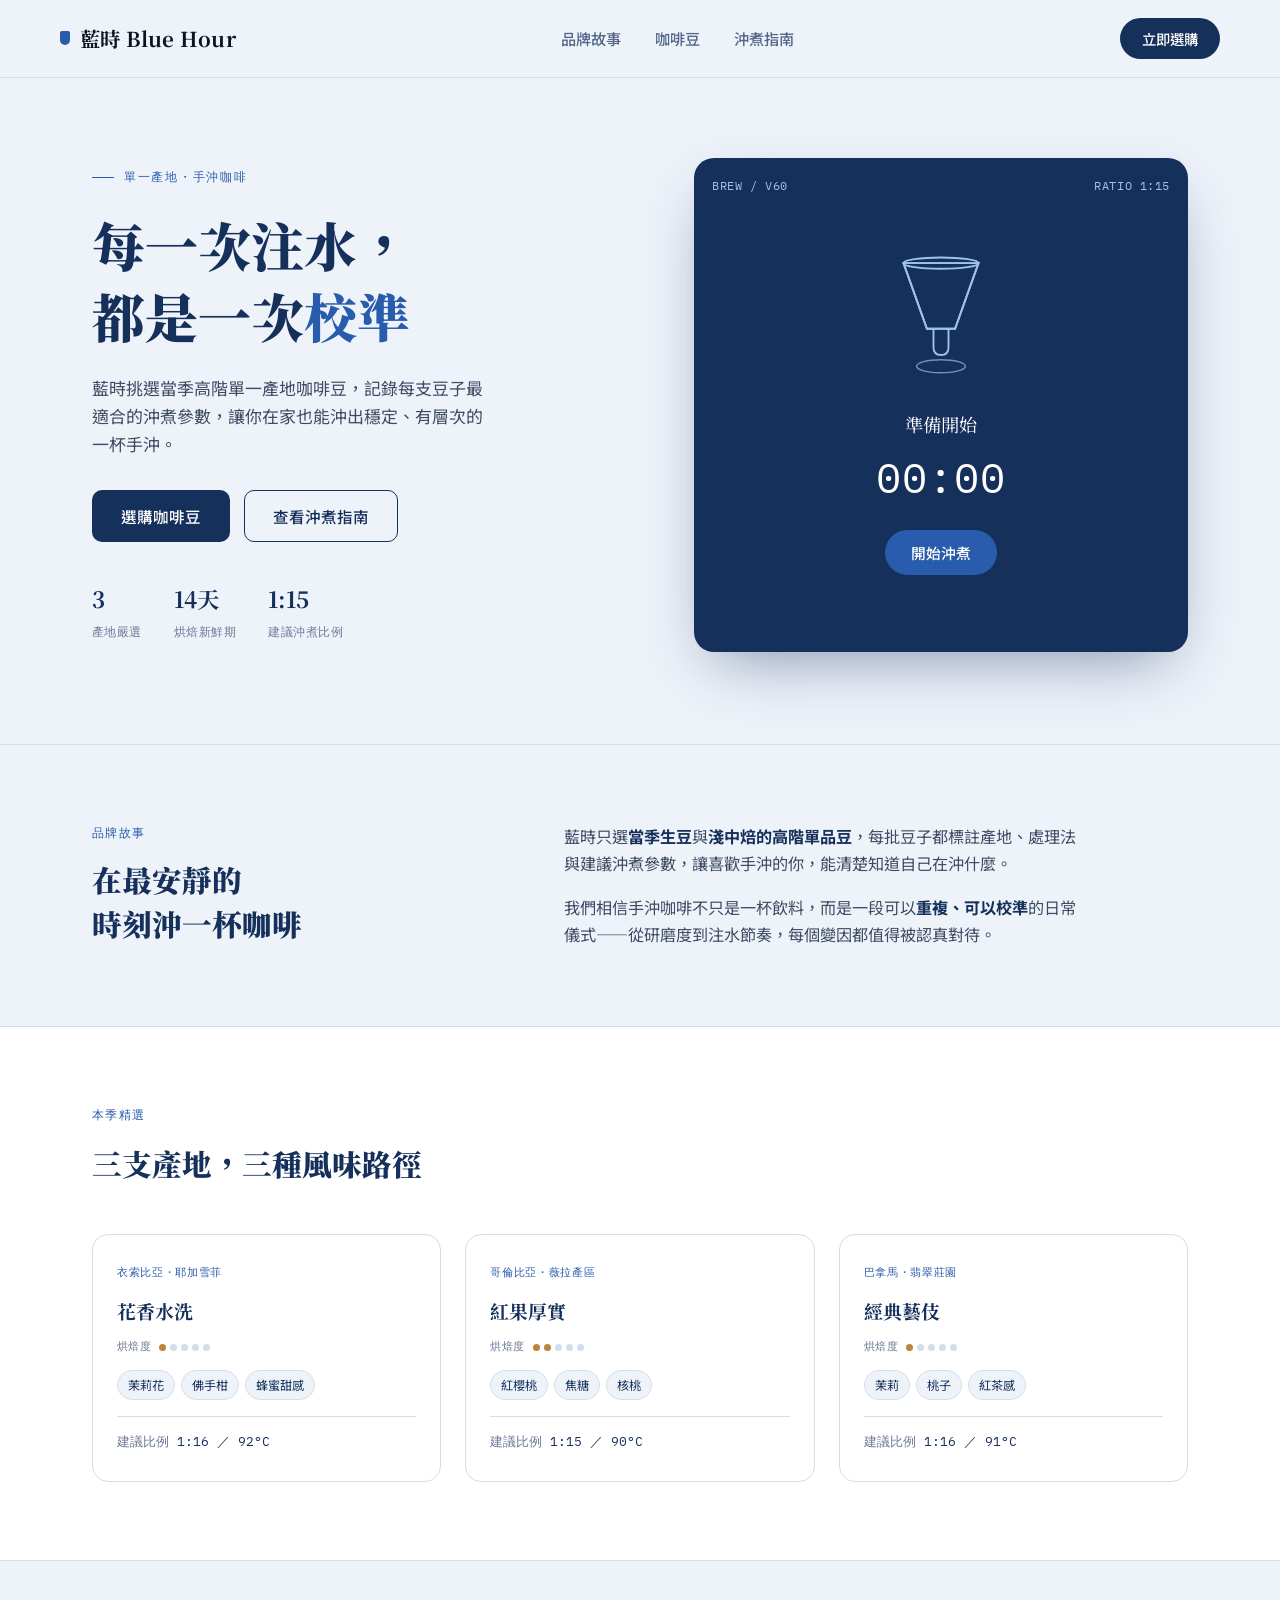
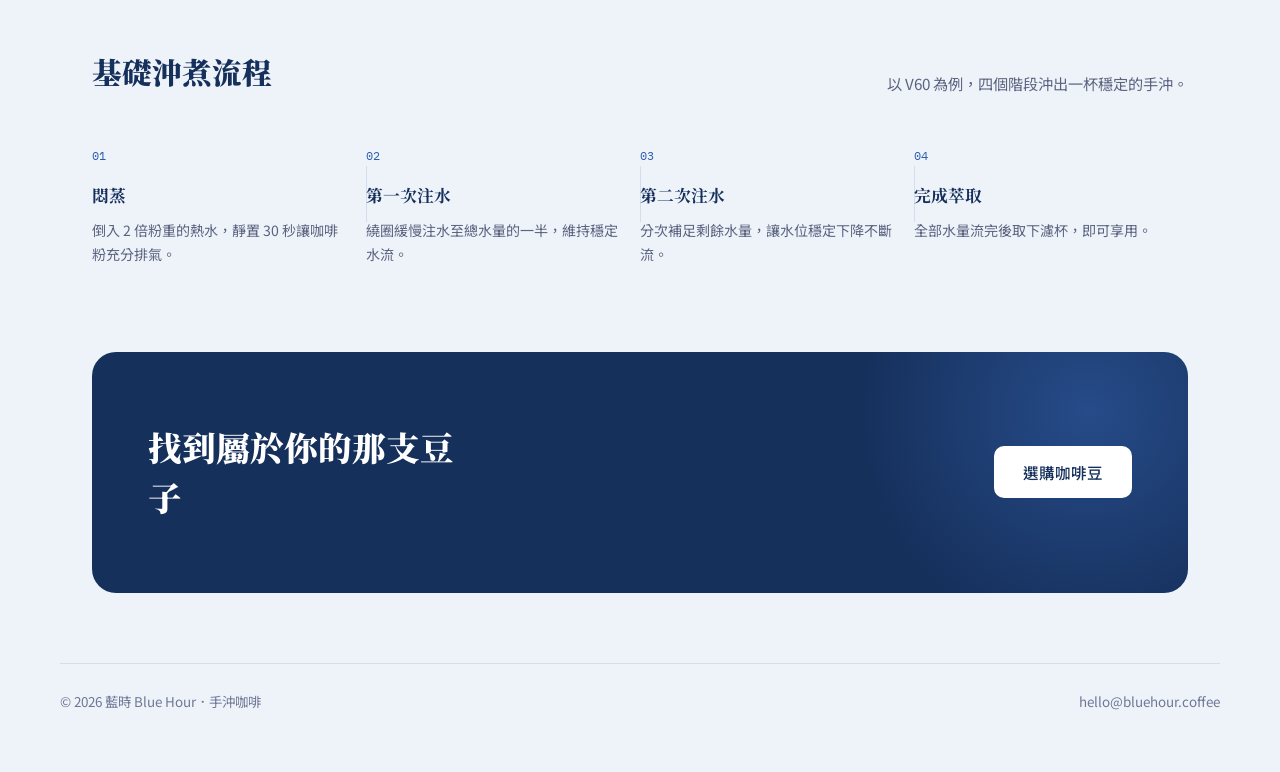
<file: w1/claude.html>
<!DOCTYPE html>
<html lang="zh-Hant">
<head>
<meta charset="UTF-8">
<meta name="viewport" content="width=device-width, initial-scale=1.0">
<title>藍時 Blue Hour｜手沖咖啡</title>
<link rel="preconnect" href="https://fonts.googleapis.com">
<link rel="preconnect" href="https://fonts.gstatic.com" crossorigin>
<link href="https://fonts.googleapis.com/css2?family=Noto+Serif+TC:wght@500;700;900&family=Noto+Sans+TC:wght@400;500;700&family=IBM+Plex+Mono:wght@400;500&display=swap" rel="stylesheet">
<style>
  :root{
    --ink: #0B1220;
    --deep: #16305C;
    --blue: #2A5CAD;
    --blue-bright: #3E74CC;
    --paper: #EEF3FA;
    --mist: #D3DEEC;
    --white: #FFFFFF;
    --roast: #B9843E;

    --display: 'Noto Serif TC', serif;
    --body: 'Noto Sans TC', sans-serif;
    --mono: 'IBM Plex Mono', monospace;
  }

  *{ box-sizing:border-box; margin:0; padding:0; }
  html{ scroll-behavior:smooth; }
  body{
    background: var(--paper);
    color: var(--ink);
    font-family: var(--body);
    line-height:1.65;
    -webkit-font-smoothing:antialiased;
  }
  a{ color:inherit; text-decoration:none; }
  ul{ list-style:none; }
  button{ font-family:inherit; cursor:pointer; }
  :focus-visible{ outline:2px solid var(--blue); outline-offset:3px; border-radius:4px; }

  .wrap{ max-width:1160px; margin:0 auto; padding:0 32px; }

  /* NAV */
  header.site{
    position:sticky; top:0; z-index:50;
    background: rgba(238,243,250,0.88);
    backdrop-filter: blur(10px);
    border-bottom:1px solid var(--mist);
  }
  .nav{ display:flex; align-items:center; justify-content:space-between; padding:18px 0; }
  .logo{ font-family:var(--display); font-weight:700; font-size:1.28rem; letter-spacing:0.02em; display:flex; align-items:center; gap:10px; }
  .logo .mark{ width:10px; height:14px; background:var(--blue); border-radius:2px 2px 6px 6px; }
  .nav-links{ display:flex; gap:34px; font-size:0.95rem; font-weight:500; color:var(--deep); }
  .nav-links a{ opacity:0.72; transition:opacity .15s ease; }
  .nav-links a:hover{ opacity:1; }
  .nav-cta{
    background:var(--deep); color:var(--white);
    padding:10px 22px; border-radius:999px; font-size:0.9rem; font-weight:500;
    border:none; transition:background .15s ease, transform .15s ease;
  }
  .nav-cta:hover{ background:var(--blue); transform:translateY(-1px); }

  /* HERO */
  .hero{ padding:80px 0 92px; }
  .hero-grid{ display:grid; grid-template-columns:1.05fr 0.95fr; gap:56px; align-items:center; }
  .eyebrow{
    font-family:var(--mono); font-size:0.76rem; letter-spacing:0.14em; text-transform:uppercase;
    color:var(--blue); display:flex; align-items:center; gap:10px; margin-bottom:22px;
  }
  .eyebrow::before{ content:""; width:22px; height:1px; background:var(--blue); }
  .hero h1{
    font-family:var(--display); font-weight:900; font-size:clamp(2.1rem,4.2vw,3.3rem);
    line-height:1.35; color:var(--deep); margin-bottom:22px;
  }
  .hero h1 em{ font-style:normal; color:var(--blue); }
  .hero p.lede{ font-size:1.06rem; color:#3F4A63; max-width:44ch; margin-bottom:32px; }
  .hero-actions{ display:flex; gap:14px; flex-wrap:wrap; margin-bottom:38px; }
  .btn-primary, .btn-ghost{
    padding:14px 28px; border-radius:10px; font-size:0.97rem; font-weight:500;
    border:1px solid transparent; transition:all .15s ease; display:inline-flex; align-items:center; gap:8px;
  }
  .btn-primary{ background:var(--deep); color:var(--white); }
  .btn-primary:hover{ background:var(--blue); transform:translateY(-1px); }
  .btn-ghost{ background:transparent; border-color:var(--deep); color:var(--deep); }
  .btn-ghost:hover{ background:var(--deep); color:var(--white); }

  .hero-stats{ display:flex; gap:32px; font-family:var(--mono); }
  .hero-stats div strong{ display:block; font-size:1.4rem; font-family:var(--display); color:var(--deep); }
  .hero-stats div span{ font-size:0.74rem; color:#6E7896; letter-spacing:0.04em; }

  /* SIGNATURE: brew timer */
  .brewer{
    position:relative; background:var(--deep); border-radius:20px;
    aspect-ratio:1/1; overflow:hidden;
    box-shadow:0 24px 60px -20px rgba(22,48,92,0.5);
    display:flex; flex-direction:column; align-items:center; justify-content:center;
    padding: 26px;
  }
  .brewer-hud{
    position:absolute; top:18px; left:18px; right:18px;
    display:flex; justify-content:space-between;
    font-family:var(--mono); font-size:0.72rem; color:#9FC1EE; letter-spacing:0.05em;
  }
  .brewer-stage{
    font-family:var(--display); color:var(--white); font-size:1.15rem;
    margin-top: 6px; margin-bottom: 4px; text-align:center; min-height: 1.6em;
  }
  .brewer-time{
    font-family:var(--mono); font-size:2.6rem; color:var(--white); letter-spacing:0.02em; margin-bottom:18px;
  }
  .dripper-svg{ width:150px; margin-bottom: 18px; }
  .brewer-btn{
    background:var(--blue); color:var(--white); border:none;
    padding:12px 26px; border-radius:999px; font-size:0.92rem; font-weight:500;
    transition:background .15s ease;
  }
  .brewer-btn:hover{ background:var(--blue-bright); }
  .brewer-btn:disabled{ opacity:0.55; cursor:default; }

  /* STORY */
  .story{ padding:78px 0; border-top:1px solid var(--mist); }
  .story-grid{ display:grid; grid-template-columns:0.8fr 1.2fr; gap:56px; }
  .section-label{
    font-family:var(--mono); font-size:0.76rem; letter-spacing:0.12em; text-transform:uppercase;
    color:var(--blue); margin-bottom:14px;
  }
  .story h2{ font-family:var(--display); font-weight:900; font-size:1.85rem; color:var(--deep); line-height:1.5; }
  .story-body p{ font-size:1.01rem; color:#3F4A63; margin-bottom:18px; max-width:58ch; }
  .story-body p:last-child{ margin-bottom:0; }
  .story-body strong{ color:var(--deep); }

  /* BEANS */
  .beans{ padding:78px 0; background:var(--white); border-top:1px solid var(--mist); border-bottom:1px solid var(--mist); }
  .beans-head{ max-width:640px; margin-bottom:46px; }
  .beans-head h2{ font-family:var(--display); font-weight:900; font-size:1.85rem; color:var(--deep); margin-top:10px; }
  .bean-cards{ display:grid; grid-template-columns:repeat(3,1fr); gap:24px; }
  .b-card{
    border:1px solid var(--mist); border-radius:16px; padding:28px 24px;
    transition:border-color .15s ease, transform .15s ease;
  }
  .b-card:hover{ border-color:var(--blue-bright); transform:translateY(-3px); }
  .b-card .origin{ font-family:var(--mono); font-size:0.7rem; color:var(--blue); letter-spacing:0.06em; margin-bottom:14px; }
  .b-card h3{ font-family:var(--display); font-weight:700; font-size:1.18rem; color:var(--deep); margin-bottom:12px; }
  .roast-bar{ display:flex; align-items:center; gap:8px; margin-bottom:14px; }
  .roast-bar .label{ font-family:var(--mono); font-size:0.68rem; color:#6E7896; letter-spacing:0.04em; }
  .roast-dots{ display:flex; gap:4px; }
  .roast-dots span{ width:7px; height:7px; border-radius:50%; background:var(--mist); }
  .roast-dots span.on{ background:var(--roast); }
  .flavor-tags{ display:flex; flex-wrap:wrap; gap:6px; margin-bottom:16px; }
  .flavor-tags span{
    font-size:0.76rem; padding:4px 10px; border-radius:999px;
    background:var(--paper); color:var(--deep); border:1px solid var(--mist);
  }
  .b-card .ratio{ font-family:var(--mono); font-size:0.82rem; color:var(--deep); border-top:1px solid var(--mist); padding-top:14px; }
  .b-card .ratio span{ color:#6E7896; }

  /* GUIDE */
  .guide{ padding:86px 0; }
  .guide-head{ display:flex; justify-content:space-between; align-items:flex-end; margin-bottom:50px; gap:24px; flex-wrap:wrap; }
  .guide-head h2{ font-family:var(--display); font-weight:900; font-size:1.85rem; color:var(--deep); }
  .guide-head p{ max-width:38ch; color:#5B637F; font-size:0.95rem; }
  .steps{ display:grid; grid-template-columns:repeat(4,1fr); position:relative; }
  .step{ position:relative; padding:0 22px 0 0; }
  .step:not(:last-child)::after{
    content:""; position:absolute; top:20px; right:-1px; width:1px; height:56px; background:var(--mist);
  }
  .step .num{ font-family:var(--mono); font-size:0.76rem; color:var(--blue); margin-bottom:16px; display:block; }
  .step h3{ font-family:var(--display); font-weight:700; font-size:1.05rem; color:var(--deep); margin-bottom:10px; }
  .step p{ font-size:0.88rem; color:#5B637F; }

  /* CTA */
  .cta{
    background:var(--deep); color:var(--white); border-radius:24px; margin:0 32px 32px;
    padding:70px 56px; position:relative; overflow:hidden;
  }
  .cta::before{
    content:""; position:absolute; width:460px; height:460px;
    background:radial-gradient(circle, rgba(62,116,204,0.4), transparent 70%);
    top:-170px; right:-130px; border-radius:50%;
  }
  .cta-inner{ position:relative; z-index:2; display:flex; justify-content:space-between; align-items:center; gap:40px; flex-wrap:wrap; }
  .cta h2{ font-family:var(--display); font-weight:900; font-size:clamp(1.5rem,2.8vw,2.1rem); max-width:16ch; line-height:1.5; }
  .cta .btn-primary{ background:var(--white); color:var(--deep); white-space:nowrap; }
  .cta .btn-primary:hover{ background:var(--paper); }

  footer.site{ padding:38px 32px 60px; }
  .footer-grid{
    max-width:1160px; margin:0 auto; display:flex; justify-content:space-between; align-items:center;
    flex-wrap:wrap; gap:16px; font-size:0.84rem; color:#6E7896; border-top:1px solid var(--mist); padding-top:26px;
  }

  @media (prefers-reduced-motion:reduce){ *{ animation-duration:0.001ms !important; transition-duration:0.001ms !important; } }

  @media (max-width:880px){
    .hero-grid{ grid-template-columns:1fr; }
    .brewer{ order:-1; max-width:400px; margin:0 auto 8px; }
    .story-grid{ grid-template-columns:1fr; gap:28px; }
    .bean-cards{ grid-template-columns:1fr; }
    .steps{ grid-template-columns:1fr 1fr; row-gap:32px; }
    .step:nth-child(2)::after{ display:none; }
    .nav-links{ display:none; }
    .cta{ margin:0 16px 16px; padding:46px 28px; }
    .cta-inner{ flex-direction:column; align-items:flex-start; }
  }
  @media (max-width:520px){
    .wrap{ padding:0 20px; }
    .steps{ grid-template-columns:1fr; }
    .step:not(:last-child)::after{ display:none; }
    .hero-stats{ gap:20px; }
  }
</style>
</head>
<body>

<header class="site">
  <nav class="wrap nav">
    <div class="logo"><span class="mark"></span>藍時 Blue Hour</div>
    <ul class="nav-links">
      <li><a href="#story">品牌故事</a></li>
      <li><a href="#beans">咖啡豆</a></li>
      <li><a href="#guide">沖煮指南</a></li>
    </ul>
    <button class="nav-cta">立即選購</button>
  </nav>
</header>

<section class="hero">
  <div class="wrap hero-grid">
    <div>
      <div class="eyebrow">單一產地・手沖咖啡</div>
      <h1>每一次注水，<br>都是一次<em>校準</em></h1>
      <p class="lede">藍時挑選當季高階單一產地咖啡豆，記錄每支豆子最適合的沖煮參數，讓你在家也能沖出穩定、有層次的一杯手沖。</p>
      <div class="hero-actions">
        <button class="btn-primary">選購咖啡豆</button>
        <button class="btn-ghost">查看沖煮指南</button>
      </div>
      <div class="hero-stats">
        <div><strong>3</strong><span>產地嚴選</span></div>
        <div><strong>14天</strong><span>烘焙新鮮期</span></div>
        <div><strong>1:15</strong><span>建議沖煮比例</span></div>
      </div>
    </div>

    <div class="brewer">
      <div class="brewer-hud">
        <span>BREW / V60</span>
        <span id="ratioTag">RATIO 1:15</span>
      </div>
      <svg class="dripper-svg" id="dripperSvg" viewBox="0 0 160 160" xmlns="http://www.w3.org/2000/svg">
        <path d="M40 30 L120 30 L95 100 L65 100 Z" fill="none" stroke="#9FC1EE" stroke-width="2"/>
        <rect id="waterLevel" x="65" y="98" width="30" height="0" fill="#3E74CC" opacity="0.85"/>
        <path d="M40 30 L120 30 L95 100 L65 100 Z" fill="none" stroke="#9FC1EE" stroke-width="2"/>
        <ellipse cx="80" cy="30" rx="40" ry="6" fill="none" stroke="#9FC1EE" stroke-width="2"/>
        <path d="M72 100 L72 120 Q72 128 80 128 Q88 128 88 120 L88 100" fill="none" stroke="#9FC1EE" stroke-width="2"/>
        <ellipse cx="80" cy="140" rx="26" ry="7" fill="none" stroke="#6E92C4" stroke-width="1.6"/>
        <line id="pourLine" x1="80" y1="8" x2="80" y2="30" stroke="#3E74CC" stroke-width="3" opacity="0"/>
      </svg>
      <div class="brewer-stage" id="stageLabel">準備開始</div>
      <div class="brewer-time" id="timeLabel">00:00</div>
      <button class="brewer-btn" id="brewBtn">開始沖煮</button>
    </div>
  </div>
</section>

<section class="story" id="story">
  <div class="wrap story-grid">
    <div>
      <div class="section-label">品牌故事</div>
      <h2>在最安靜的<br>時刻沖一杯咖啡</h2>
    </div>
    <div class="story-body">
      <p>藍時只選<strong>當季生豆</strong>與<strong>淺中焙的高階單品豆</strong>，每批豆子都標註產地、處理法與建議沖煮參數，讓喜歡手沖的你，能清楚知道自己在沖什麼。</p>
      <p>我們相信手沖咖啡不只是一杯飲料，而是一段可以<strong>重複、可以校準</strong>的日常儀式——從研磨度到注水節奏，每個變因都值得被認真對待。</p>
    </div>
  </div>
</section>

<section class="beans" id="beans">
  <div class="wrap">
    <div class="beans-head">
      <div class="section-label">本季精選</div>
      <h2>三支產地，三種風味路徑</h2>
    </div>
    <div class="bean-cards">
      <div class="b-card">
        <div class="origin">衣索比亞・耶加雪菲</div>
        <h3>花香水洗</h3>
        <div class="roast-bar">
          <span class="label">烘焙度</span>
          <div class="roast-dots"><span class="on"></span><span></span><span></span><span></span><span></span></div>
        </div>
        <div class="flavor-tags"><span>茉莉花</span><span>佛手柑</span><span>蜂蜜甜感</span></div>
        <div class="ratio"><span>建議比例</span> 1:16 ／ 92°C</div>
      </div>
      <div class="b-card">
        <div class="origin">哥倫比亞・薇拉產區</div>
        <h3>紅果厚實</h3>
        <div class="roast-bar">
          <span class="label">烘焙度</span>
          <div class="roast-dots"><span class="on"></span><span class="on"></span><span></span><span></span><span></span></div>
        </div>
        <div class="flavor-tags"><span>紅櫻桃</span><span>焦糖</span><span>核桃</span></div>
        <div class="ratio"><span>建議比例</span> 1:15 ／ 90°C</div>
      </div>
      <div class="b-card">
        <div class="origin">巴拿馬・翡翠莊園</div>
        <h3>經典藝伎</h3>
        <div class="roast-bar">
          <span class="label">烘焙度</span>
          <div class="roast-dots"><span class="on"></span><span></span><span></span><span></span><span></span></div>
        </div>
        <div class="flavor-tags"><span>茉莉</span><span>桃子</span><span>紅茶感</span></div>
        <div class="ratio"><span>建議比例</span> 1:16 ／ 91°C</div>
      </div>
    </div>
  </div>
</section>

<section class="guide" id="guide">
  <div class="wrap">
    <div class="guide-head">
      <h2>基礎沖煮流程</h2>
      <p>以 V60 為例，四個階段沖出一杯穩定的手沖。</p>
    </div>
    <div class="steps">
      <div class="step">
        <span class="num">01</span>
        <h3>悶蒸</h3>
        <p>倒入 2 倍粉重的熱水，靜置 30 秒讓咖啡粉充分排氣。</p>
      </div>
      <div class="step">
        <span class="num">02</span>
        <h3>第一次注水</h3>
        <p>繞圈緩慢注水至總水量的一半，維持穩定水流。</p>
      </div>
      <div class="step">
        <span class="num">03</span>
        <h3>第二次注水</h3>
        <p>分次補足剩餘水量，讓水位穩定下降不斷流。</p>
      </div>
      <div class="step">
        <span class="num">04</span>
        <h3>完成萃取</h3>
        <p>全部水量流完後取下濾杯，即可享用。</p>
      </div>
    </div>
  </div>
</section>

<div class="wrap" style="padding:0;">
  <div class="cta">
    <div class="cta-inner">
      <h2>找到屬於你的那支豆子</h2>
      <button class="btn-primary">選購咖啡豆</button>
    </div>
  </div>
</div>

<footer class="site">
  <div class="footer-grid">
    <div>© 2026 藍時 Blue Hour．手沖咖啡</div>
    <div>hello@bluehour.coffee</div>
  </div>
</footer>

<script>
  (function(){
    const btn = document.getElementById('brewBtn');
    const stageLabel = document.getElementById('stageLabel');
    const timeLabel = document.getElementById('timeLabel');
    const waterLevel = document.getElementById('waterLevel');
    const pourLine = document.getElementById('pourLine');

    const stages = [
      { name:'悶蒸中', dur:30, water:8 },
      { name:'第一次注水', dur:60, water:38 },
      { name:'第二次注水', dur:60, water:75 },
      { name:'萃取完成', dur:0, water:75 }
    ];

    let running = false;
    let stageIndex = 0;
    let elapsed = 0;
    let totalElapsed = 0;
    let timer = null;

    function fmt(s){
      const m = Math.floor(s/60).toString().padStart(2,'0');
      const sec = Math.floor(s%60).toString().padStart(2,'0');
      return m+':'+sec;
    }

    function tick(){
      totalElapsed += 1;
      elapsed += 1;
      timeLabel.textContent = fmt(totalElapsed);

      const stage = stages[stageIndex];
      const progress = stage.dur ? Math.min(elapsed/stage.dur, 1) : 1;
      const prevWater = stageIndex === 0 ? 0 : stages[stageIndex-1].water;
      const currentWater = prevWater + (stage.water - prevWater) * progress;
      waterLevel.setAttribute('y', 98 - currentWater*0.55);
      waterLevel.setAttribute('height', currentWater*0.55);

      pourLine.style.opacity = (stageIndex === 1 || stageIndex === 2) ? '0.9' : '0';

      if(stage.dur && elapsed >= stage.dur){
        stageIndex += 1;
        elapsed = 0;
        if(stageIndex >= stages.length - 1){
          stageLabel.textContent = stages[stages.length-1].name;
          pourLine.style.opacity = '0';
          clearInterval(timer);
          running = false;
          btn.disabled = false;
          btn.textContent = '再沖一次';
          return;
        }
        stageLabel.textContent = stages[stageIndex].name;
      }
    }

    btn.addEventListener('click', () => {
      if(running) return;
      running = true;
      stageIndex = 0;
      elapsed = 0;
      totalElapsed = 0;
      waterLevel.setAttribute('y', 98);
      waterLevel.setAttribute('height', 0);
      stageLabel.textContent = stages[0].name;
      timeLabel.textContent = '00:00';
      btn.disabled = true;
      btn.textContent = '沖煮中…';
      timer = setInterval(tick, 1000);
    });
  })();
</script>

</body>
</html>
</file>
<file: pages/assets/css/site.css>
@charset "UTF-8";

:root {
  color-scheme: light;
  --berry: #bd3f4a;
  --berry-dark: #84323b;
  --leaf: #55725c;
  --leaf-light: #e7eee5;
  --cream: #fbf8f1;
  --paper: #fffefa;
  --ink: #322e2a;
  --muted: #716b64;
  --line: #e6dfd5;
  --serif: "Noto Serif TC", "Songti TC", Georgia, serif;
  --sans: "Noto Sans TC", "PingFang TC", "Microsoft JhengHei", sans-serif;
  --content: 1160px;
}

* { box-sizing: border-box; }
html { scroll-behavior: smooth; }
body {
  margin: 0;
  color: var(--ink);
  background: var(--paper);
  font-family: var(--sans);
  font-size: 16px;
  line-height: 1.8;
  -webkit-font-smoothing: antialiased;
}
img { display: block; max-width: 100%; }
a { color: inherit; }
button { font: inherit; }
.page-width { width: min(var(--content), calc(100% - 64px)); margin-inline: auto; }
.section-space { padding-block: 104px; }
.skip-link {
  position: absolute;
  z-index: 20;
  top: 8px;
  left: 8px;
  padding: 8px 14px;
  color: #fff;
  background: var(--berry-dark);
  transform: translateY(-150%);
}
.skip-link:focus { transform: translateY(0); }

.site-header { position: relative; z-index: 5; border-bottom: 1px solid rgba(80, 65, 52, .1); background: var(--paper); }
.header-inner {
  width: min(1280px, calc(100% - 64px));
  min-height: 88px;
  margin-inline: auto;
  display: flex;
  align-items: center;
  justify-content: space-between;
  gap: 28px;
}
.brand { display: inline-flex; align-items: center; gap: 12px; text-decoration: none; }
.brand-mark {
  width: 42px;
  aspect-ratio: 1;
  display: grid;
  place-items: center;
  color: #fff;
  background: var(--berry);
  border-radius: 50% 50% 46% 46%;
  font-family: var(--serif);
  font-size: 20px;
}
.brand-copy { display: grid; line-height: 1.45; }
.brand-copy strong { font-family: var(--serif); font-size: 17px; font-weight: 700; }
.brand-copy small { color: var(--muted); font-size: 10px; letter-spacing: 0; }
.site-nav { display: flex; align-items: center; gap: 38px; }
.site-nav a, .footer-nav a { position: relative; text-decoration: none; }
.site-nav a { padding-block: 10px; color: #5e5852; font-size: 14px; }
.site-nav a:hover, .footer-nav a:hover { color: var(--berry); }
.site-nav a[aria-current="page"] { color: var(--berry-dark); font-weight: 700; }
.site-nav a[aria-current="page"]::after {
  position: absolute;
  right: 0;
  bottom: 1px;
  left: 0;
  height: 2px;
  background: var(--berry);
  content: "";
}
.menu-toggle { display: none; }

.hero { min-height: 590px; display: grid; grid-template-columns: .92fr 1.08fr; align-items: center; gap: 62px; padding-block: 66px 78px; }
.hero-copy { padding-block: 20px; }
.eyebrow { margin: 0 0 18px; color: var(--leaf); font-size: 11px; font-weight: 700; letter-spacing: 1.5px; line-height: 1.5; }
.eyebrow > span { display: inline-block; width: 22px; height: 1px; margin: 0 9px 4px 0; background: var(--berry); }
h1, h2, h3, p, figure { margin-top: 0; }
h1, h2 { font-family: var(--serif); font-weight: 600; }
h1 { margin-bottom: 22px; font-size: clamp(40px, 5vw, 64px); letter-spacing: 0; line-height: 1.34; }
h1 em, h2 em { color: var(--berry); font-style: normal; }
.hero-intro { max-width: 460px; margin-bottom: 28px; color: var(--muted); font-size: 16px; }
.hero-actions { display: flex; align-items: center; gap: 24px; }
.button { min-height: 48px; display: inline-flex; align-items: center; justify-content: center; gap: 22px; padding: 10px 20px; border: 1px solid transparent; text-decoration: none; font-size: 14px; font-weight: 700; transition: background-color .18s ease, color .18s ease, transform .18s ease; }
.button:hover { transform: translateY(-2px); }
.button-primary { color: #fff; background: var(--berry); }
.button-primary:hover { background: var(--berry-dark); }
.text-link { color: var(--berry-dark); font-size: 14px; font-weight: 700; text-decoration-thickness: 1px; text-underline-offset: 5px; }
.text-link span, .button span { font-size: 18px; }
.hero-note { margin: 32px 0 0; color: var(--leaf); font-size: 12px; }
.hero-note span { margin-right: 7px; color: var(--berry); }
.hero-visual { position: relative; min-height: 420px; margin: 0; padding: 0 24px 24px 0; }
.hero-visual::before { position: absolute; inset: 24px 0 0 24px; border: 1px solid #d6c9b8; content: ""; }
.hero-visual img { position: relative; width: 100%; height: 420px; object-fit: cover; object-position: center; }
.hero-visual figcaption { position: absolute; right: 0; bottom: 0; width: 224px; padding: 16px 21px; color: #fff; background: var(--leaf); }
.hero-visual figcaption span, .hero-visual figcaption strong { display: block; }
.hero-visual figcaption span { font-size: 11px; opacity: .8; }
.hero-visual figcaption strong { font-family: var(--serif); font-size: 17px; font-weight: 500; }
.hero-stamp { position: absolute; top: 18px; right: -14px; width: 86px; aspect-ratio: 1; display: grid; place-content: center; border: 1px solid #fff; border-radius: 50%; color: #fff; background: var(--berry); font-size: 10px; line-height: 1.3; text-align: center; transform: rotate(9deg); }

.intro-band { background: var(--cream); }
.intro-inner { min-height: 310px; display: grid; grid-template-columns: .7fr 1.3fr; align-content: center; gap: 48px; padding-block: 64px; }
.intro-inner > .eyebrow { padding-top: 9px; }
.intro-copy { max-width: 680px; }
.intro-copy h2, .section-heading h2, .visit-strip h2, .experience-summary h2, .notice-layout h2, .contact-section h2 { margin-bottom: 18px; font-size: 34px; line-height: 1.5; }
.intro-copy p { margin-bottom: 0; color: var(--muted); }
.section-heading { display: flex; align-items: end; justify-content: space-between; gap: 36px; margin-bottom: 38px; }
.section-heading h2 { margin-bottom: 0; }
.section-heading > p { max-width: 365px; margin-bottom: 5px; color: var(--muted); font-size: 14px; }
.feature-grid { display: grid; grid-template-columns: repeat(3, 1fr); border-top: 1px solid var(--line); border-bottom: 1px solid var(--line); }
.feature-item { min-height: 235px; padding: 25px 28px 30px 0; }
.feature-item + .feature-item { padding-left: 28px; border-left: 1px solid var(--line); }
.feature-number { color: #a39a90; font-size: 11px; }
.feature-symbol { float: right; color: var(--berry); font-size: 24px; line-height: 1; }
.feature-item-green .feature-symbol { color: var(--leaf); }
.feature-item-cream .feature-symbol { color: #d29655; }
.feature-item h3, .variety-card h3, .growth-list h3, .experience-steps h3, .tip-item h3 { margin: 25px 0 9px; font-family: var(--serif); font-size: 21px; font-weight: 600; }
.feature-item p { max-width: 290px; margin-bottom: 0; color: var(--muted); font-size: 14px; }
.visit-strip { min-height: 196px; display: flex; align-items: center; justify-content: space-between; gap: 26px; margin-bottom: 100px; padding: 36px 48px; color: #fff; background: var(--berry-dark); }
.visit-strip .eyebrow { margin-bottom: 8px; color: #f0c9bd; }
.visit-strip h2 { margin: 0; font-size: 28px; }
.button-light { flex: 0 0 auto; color: var(--berry-dark); background: var(--paper); }
.button-light:hover { color: #fff; background: var(--leaf); }

.page-hero { min-height: 430px; display: grid; grid-template-columns: 1fr .78fr; align-items: center; gap: 72px; padding-block: 64px; }
.page-hero h1 { margin-bottom: 20px; font-size: clamp(38px, 4.5vw, 56px); }
.page-hero > div > p:not(.eyebrow) { max-width: 515px; margin-bottom: 0; color: var(--muted); }
.page-hero-image { position: relative; margin: 0; padding: 0 18px 18px 0; }
.page-hero-image::before { position: absolute; inset: 18px 0 0 18px; border: 1px solid #d6c9b8; content: ""; }
.page-hero-image img { position: relative; width: 100%; height: 286px; object-fit: cover; }
.page-hero-image figcaption { position: absolute; right: 0; bottom: 0; padding: 8px 15px; color: #fff; background: var(--leaf); font-size: 12px; }
.variety-grid { display: grid; grid-template-columns: repeat(3, 1fr); gap: 16px; }
.variety-card { min-height: 245px; padding: 25px 27px; background: var(--cream); }
.variety-card-red { background: #f7e9e5; }
.variety-card-green { background: var(--leaf-light); }
.variety-index { color: var(--berry-dark); font-size: 11px; font-weight: 700; letter-spacing: 1px; }
.variety-card h3 { margin: 20px 0 8px; font-size: 25px; }
.variety-card p { min-height: 56px; margin-bottom: 17px; color: var(--muted); font-size: 14px; }
.taste-note { display: inline-block; padding-top: 8px; border-top: 1px solid rgba(90, 75, 62, .2); color: var(--leaf); font-size: 12px; }
.growth-section { background: var(--cream); }
.growth-list { display: grid; grid-template-columns: repeat(4, 1fr); gap: 0; padding: 0; margin: 0; list-style: none; }
.growth-list li { position: relative; min-height: 148px; padding: 0 22px 0 0; }
.growth-list li + li { padding-left: 24px; border-left: 1px solid #d9d2c8; }
.growth-step { width: 36px; aspect-ratio: 1; display: grid; place-items: center; border: 1px solid var(--berry); border-radius: 50%; color: var(--berry-dark); font-size: 11px; }
.growth-list h3 { margin: 12px 0 4px; font-size: 18px; }
.growth-list p { margin: 0; color: var(--muted); font-size: 13px; }
.tips-grid { display: grid; grid-template-columns: repeat(3, 1fr); gap: 28px; }
.tip-item { display: flex; align-items: flex-start; gap: 16px; }
.tip-mark { width: 34px; height: 34px; flex: 0 0 34px; display: grid; place-items: center; color: var(--berry-dark); background: #f7e9e5; font-size: 11px; }
.tip-item h3 { margin: 1px 0 8px; font-size: 18px; }
.tip-item p { margin-bottom: 0; color: var(--muted); font-size: 13px; }

.experience-hero { grid-template-columns: 1fr .8fr; }
.experience-hero .text-link { display: inline-block; margin-top: 24px; }
.experience-image img { height: 310px; }
.experience-band { background: var(--leaf-light); }
.experience-summary { min-height: 300px; display: grid; grid-template-columns: 1fr 1fr; align-content: center; gap: 60px; padding-block: 55px; }
.experience-summary h2 { margin-bottom: 0; }
.experience-summary > div:last-child { align-self: center; max-width: 500px; }
.experience-summary > div:last-child p { color: #4f5d50; }
.experience-summary .small-note { margin: 16px 0 0; color: var(--leaf); font-size: 12px; }
.experience-steps { display: grid; grid-template-columns: repeat(3, 1fr); padding: 0; margin: 0; list-style: none; }
.experience-steps li { min-height: 170px; padding: 0 30px 0 0; }
.experience-steps li + li { padding-left: 30px; border-left: 1px solid var(--line); }
.step-number { color: var(--berry); font-family: var(--serif); font-size: 34px; line-height: 1; }
.experience-steps h3 { margin: 16px 0 6px; font-size: 20px; }
.experience-steps p { margin-bottom: 0; color: var(--muted); font-size: 14px; }
.notice-section { padding-block: 86px; background: var(--cream); }
.notice-layout { display: grid; grid-template-columns: .8fr 1.2fr; gap: 70px; }
.notice-layout h2 { font-size: 30px; }
.notice-layout > div > p:last-child { color: var(--muted); font-size: 14px; }
.notice-list { display: grid; grid-template-columns: 1fr 1fr; gap: 24px 28px; padding: 0; margin: 0; list-style: none; }
.notice-list li { display: flex; gap: 14px; align-items: flex-start; }
.notice-list li > span { color: var(--berry); font-size: 11px; }
.notice-list strong { font-size: 14px; }
.notice-list p { margin: 4px 0 0; color: var(--muted); font-size: 12px; line-height: 1.7; }
.contact-section { display: flex; align-items: center; justify-content: space-between; gap: 30px; padding-block: 80px; }
.contact-section h2 { margin-bottom: 10px; font-size: 28px; }
.contact-section > div > p:last-child { max-width: 660px; margin-bottom: 0; color: var(--muted); font-size: 14px; }
.contact-status { flex: 0 0 auto; padding: 8px 13px; border: 1px solid #d7dfd4; color: var(--leaf); background: var(--leaf-light); font-size: 12px; }

.site-footer { color: #f8f4ec; background: #343c34; }
.footer-inner { min-height: 150px; display: grid; grid-template-columns: 1fr auto auto; align-items: center; gap: 44px; }
.footer-brand { font-family: var(--serif); font-size: 17px; text-decoration: none; }
.footer-brand small { display: block; color: #c6c9bf; font-family: var(--sans); font-size: 11px; }
.footer-nav { display: flex; gap: 24px; }
.footer-nav a { color: #e5e5dd; font-size: 12px; }
.footer-nav a[aria-current="page"] { color: #f2b6aa; }
.copyright { margin: 0; color: #c6c9bf; font-size: 11px; }

@media (max-width: 800px) {
  .page-width, .header-inner { width: min(100% - 40px, var(--content)); }
  .section-space { padding-block: 76px; }
  .hero { min-height: 0; grid-template-columns: 1fr 1fr; gap: 32px; padding-block: 54px 64px; }
  .hero-visual, .hero-visual img { min-height: 340px; height: 340px; }
  .hero-visual figcaption { width: 195px; }
  .hero-stamp { right: -8px; }
  .intro-inner { grid-template-columns: .55fr 1.45fr; gap: 28px; }
  .page-hero { grid-template-columns: 1fr .85fr; gap: 36px; }
  .growth-list { grid-template-columns: repeat(2, 1fr); row-gap: 28px; }
  .growth-list li:nth-child(3) { padding-left: 0; border-left: 0; }
  .tips-grid { gap: 20px; }
  .notice-layout { grid-template-columns: .8fr 1.2fr; gap: 36px; }
  .footer-inner { grid-template-columns: 1fr auto; gap: 18px 24px; padding-block: 26px; }
  .copyright { grid-column: 1 / -1; }
}

@media (max-width: 600px) {
  body { font-size: 15px; }
  .page-width, .header-inner { width: calc(100% - 36px); }
  .section-space { padding-block: 62px; }
  .header-inner { min-height: 72px; }
  .brand { gap: 9px; }
  .brand-mark { width: 36px; font-size: 17px; }
  .brand-copy strong { font-size: 15px; }
  .brand-copy small { font-size: 9px; }
  .menu-toggle { width: 44px; height: 44px; display: grid; align-content: center; justify-items: center; gap: 5px; padding: 0; border: 1px solid var(--line); color: var(--ink); background: transparent; cursor: pointer; }
  .menu-toggle span { width: 18px; height: 1px; background: currentColor; transition: transform .18s ease, opacity .18s ease; }
  .menu-toggle[aria-expanded="true"] span:first-child { transform: translateY(6px) rotate(45deg); }
  .menu-toggle[aria-expanded="true"] span:nth-child(2) { opacity: 0; }
  .menu-toggle[aria-expanded="true"] span:last-child { transform: translateY(-6px) rotate(-45deg); }
  .site-nav { position: absolute; top: 100%; right: 0; left: 0; display: none; padding: 8px 18px 16px; border-bottom: 1px solid var(--line); background: var(--paper); box-shadow: 0 12px 18px rgba(44, 37, 31, .08); }
  .site-nav.is-open { display: grid; gap: 0; }
  .site-nav a { padding: 12px 4px; border-bottom: 1px solid var(--line); }
  .site-nav a:last-child { border-bottom: 0; }
  .site-nav a[aria-current="page"]::after { right: auto; bottom: 8px; width: 26px; }
  .hero { grid-template-columns: 1fr; gap: 34px; padding-block: 50px 60px; }
  h1 { font-size: 42px; }
  .hero-intro { font-size: 15px; }
  .hero-visual, .hero-visual img { min-height: 290px; height: 290px; }
  .hero-visual { padding-right: 14px; padding-bottom: 16px; }
  .hero-visual::before { inset: 16px 0 0 14px; }
  .hero-visual figcaption { width: 188px; }
  .hero-stamp { top: -8px; right: -5px; width: 72px; font-size: 9px; }
  .intro-inner { min-height: 0; grid-template-columns: 1fr; gap: 8px; padding-block: 48px; }
  .intro-copy h2, .section-heading h2, .visit-strip h2, .experience-summary h2, .notice-layout h2, .contact-section h2 { font-size: 27px; }
  .section-heading { display: block; margin-bottom: 26px; }
  .section-heading > p { margin: 12px 0 0; }
  .feature-grid { grid-template-columns: 1fr; }
  .feature-item, .feature-item + .feature-item { min-height: 0; padding: 22px 0; border-left: 0; }
  .feature-item + .feature-item { border-top: 1px solid var(--line); }
  .feature-item h3 { margin-top: 15px; }
  .feature-item p { max-width: none; }
  .visit-strip { min-height: 0; align-items: flex-start; flex-direction: column; margin-bottom: 60px; padding: 30px 24px; }
  .visit-strip h2 { font-size: 25px; }
  .button-light { align-self: flex-start; }
  .page-hero { min-height: 0; grid-template-columns: 1fr; gap: 30px; padding-block: 50px; }
  .page-hero h1 { font-size: 40px; }
  .page-hero-image img, .experience-image img { height: 250px; }
  .variety-grid { grid-template-columns: 1fr; gap: 12px; }
  .variety-card { min-height: 0; padding: 22px; }
  .variety-card h3 { margin-top: 12px; }
  .variety-card p { min-height: 0; }
  .growth-list { grid-template-columns: 1fr; gap: 0; }
  .growth-list li, .growth-list li + li { min-height: 0; display: grid; grid-template-columns: 42px 1fr; gap: 12px; padding: 14px 0; border-left: 0; border-top: 1px solid #d9d2c8; }
  .growth-list li:first-child { border-top: 0; }
  .growth-step { grid-row: span 2; }
  .growth-list h3 { margin: 0 0 3px; }
  .tips-grid { grid-template-columns: 1fr; gap: 25px; }
  .experience-summary { min-height: 0; grid-template-columns: 1fr; gap: 16px; padding-block: 48px; }
  .experience-steps { grid-template-columns: 1fr; }
  .experience-steps li, .experience-steps li + li { min-height: 0; padding: 22px 0; border-left: 0; border-top: 1px solid var(--line); }
  .experience-steps li:first-child { border-top: 0; }
  .experience-steps h3 { margin-top: 9px; }
  .notice-section { padding-block: 58px; }
  .notice-layout { grid-template-columns: 1fr; gap: 16px; }
  .notice-list { grid-template-columns: 1fr; gap: 18px; }
  .contact-section { align-items: flex-start; flex-direction: column; padding-block: 56px; }
  .footer-inner { grid-template-columns: 1fr; gap: 16px; padding-block: 28px; }
  .footer-nav { flex-wrap: wrap; gap: 12px 20px; }
  .copyright { grid-column: auto; }
}

@media (prefers-reduced-motion: reduce) {
  *, *::before, *::after { scroll-behavior: auto !important; transition-duration: .01ms !important; }
}
</file>
